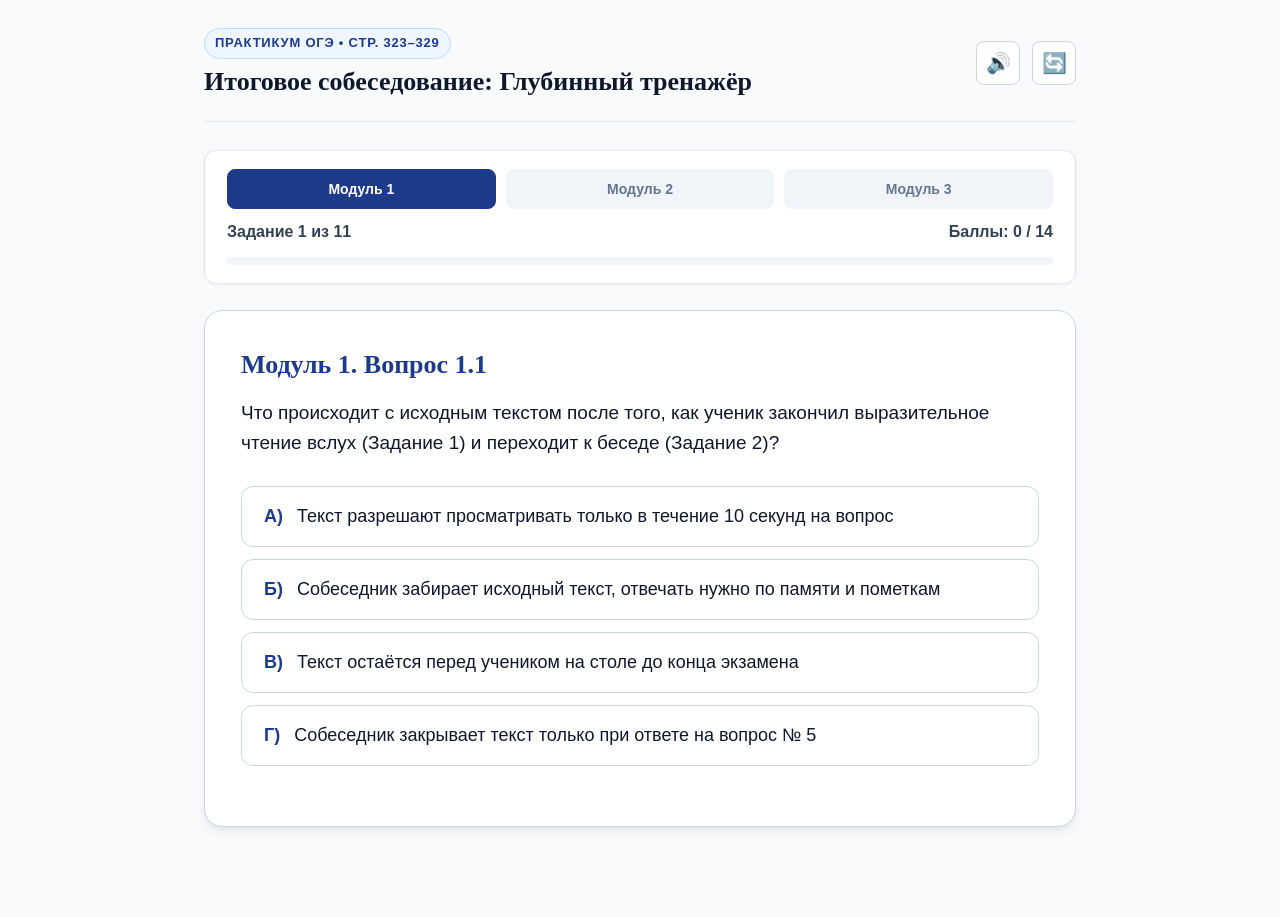
<file: games_inbox/index.html>
<!DOCTYPE html>
<html lang="ru">
<head>
  <meta charset="UTF-8">
  <meta name="viewport" content="width=device-width, initial-scale=1.0">
  <title>Тренажёр: Итоговое собеседование ОГЭ (стр. 323–329)</title>
  <style>
    /* ==========================================================================
       ДИЗАЙН-СИСТЕМА HALLMARK (ANTI-AI-SLOP) & ТОКЕНЫ С УВЕЛИЧЕННЫМ ШРИФТОМ
       ========================================================================== */
    :root {
      --bg-page: #f8fafc;
      --bg-surface: #ffffff;
      --bg-surface-soft: #f1f5f9;
      --bg-surface-elevated: #ffffff;
      --border-subtle: #e2e8f0;
      --border-medium: #cbd5e1;
      --border-strong: #94a3b8;
      
      --text-primary: #0f172a;
      --text-secondary: #334155;
      --text-muted: #64748b;
      
      --accent-navy: #1e3a8a;
      --accent-navy-hover: #172554;
      --accent-blue-soft: #eff6ff;
      --accent-blue-border: #bfdbfe;
      
      --accent-gold: #b45309;
      --accent-gold-soft: #fef3c7;
      --accent-gold-border: #fde68a;
      
      --success: #047857;
      --success-soft: #ecfdf5;
      --success-border: #a7f3d0;
      
      --error: #b91c1c;
      --error-soft: #fef2f2;
      --error-border: #fecaca;
      
      --radius-sm: 8px;
      --radius-md: 12px;
      --radius-lg: 18px;
      
      --shadow-sm: 0 1px 3px 0 rgba(15, 23, 42, 0.06);
      --shadow-md: 0 6px 12px -2px rgba(15, 23, 42, 0.08), 0 3px 6px -3px rgba(15, 23, 42, 0.05);
      --shadow-lg: 0 12px 20px -4px rgba(15, 23, 42, 0.1), 0 5px 8px -4px rgba(15, 23, 42, 0.05);
      
      --font-serif: Georgia, "PT Serif", "Times New Roman", serif;
      --font-sans: -apple-system, BlinkMacSystemFont, "Segoe UI", Roboto, "Helvetica Neue", sans-serif;
    }

    *, *::before, *::after {
      box-sizing: border-box;
      margin: 0;
      padding: 0;
    }

    html, body {
      width: 100%;
      min-height: 100vh;
      overflow-x: clip;
      background-color: var(--bg-page);
      color: var(--text-primary);
      font-family: var(--font-sans);
      font-size: 18px; /* Увеличенный комфортный базовый шрифт */
      line-height: 1.6;
      -webkit-font-smoothing: antialiased;
    }

    /* ==========================================================================
       КОНТЕЙНЕР И ШАПКА
       ========================================================================== */
    .app-container {
      max-width: 920px;
      margin: 0 auto;
      padding: 28px 24px 90px;
    }

    header.app-header {
      display: flex;
      justify-content: space-between;
      align-items: center;
      padding-bottom: 22px;
      border-bottom: 1px solid var(--border-subtle);
      margin-bottom: 28px;
    }

    .brand-meta {
      display: flex;
      flex-direction: column;
      gap: 6px;
    }

    .badge-fipi {
      display: inline-flex;
      align-items: center;
      gap: 6px;
      font-size: 13px;
      text-transform: uppercase;
      font-weight: 700;
      letter-spacing: 0.06em;
      color: var(--accent-navy);
      background: var(--accent-blue-soft);
      border: 1px solid var(--accent-blue-border);
      padding: 4px 10px;
      border-radius: 9999px;
      width: fit-content;
    }

    h1.app-title {
      font-family: var(--font-serif);
      font-size: 26px;
      font-weight: 700;
      color: var(--text-primary);
      line-height: 1.3;
    }

    .header-controls {
      display: flex;
      align-items: center;
      gap: 12px;
    }

    .btn-icon {
      background: var(--bg-surface);
      border: 1px solid var(--border-medium);
      color: var(--text-secondary);
      border-radius: var(--radius-sm);
      width: 44px;
      height: 44px;
      display: flex;
      align-items: center;
      justify-content: center;
      cursor: pointer;
      font-size: 20px;
      transition: all 0.15s ease;
    }
    .btn-icon:hover {
      background: var(--bg-surface-soft);
      color: var(--text-primary);
      border-color: var(--border-strong);
    }

    /* ==========================================================================
       ИНДИКАТОР ПРОГРЕССА (HUD)
       ========================================================================== */
    .hud-card {
      background: var(--bg-surface);
      border: 1px solid var(--border-subtle);
      border-radius: var(--radius-md);
      padding: 18px 22px;
      margin-bottom: 26px;
      box-shadow: var(--shadow-sm);
    }

    .hud-stats {
      display: flex;
      justify-content: space-between;
      align-items: center;
      font-size: 16px;
      color: var(--text-secondary);
      margin-bottom: 12px;
      font-weight: 600;
    }

    .hud-modules {
      display: flex;
      gap: 10px;
      margin-bottom: 10px;
    }

    .module-pill {
      flex: 1;
      text-align: center;
      padding: 8px 6px;
      font-size: 14px;
      font-weight: 600;
      border-radius: var(--radius-sm);
      background: var(--bg-surface-soft);
      color: var(--text-muted);
      border: 1px solid transparent;
      transition: all 0.2s ease;
    }

    .module-pill.active {
      background: var(--accent-navy);
      color: #ffffff;
      border-color: var(--accent-navy);
    }

    .module-pill.completed {
      background: var(--success-soft);
      color: var(--success);
      border-color: var(--success-border);
    }

    .progress-track {
      height: 8px;
      background: var(--bg-surface-soft);
      border-radius: 9999px;
      overflow: hidden;
    }

    .progress-fill {
      height: 100%;
      background: var(--accent-navy);
      width: 0%;
      transition: width 0.3s ease;
    }

    /* ==========================================================================
       ОСНОВНАЯ КАРТОЧКА
       ========================================================================== */
    .trainer-card {
      background: var(--bg-surface);
      border: 1px solid var(--border-medium);
      border-radius: var(--radius-lg);
      padding: 36px 36px 32px;
      box-shadow: var(--shadow-md);
      position: relative;
    }

    .card-title {
      font-family: var(--font-serif);
      font-size: 26px;
      font-weight: 700;
      color: var(--accent-navy);
      margin-bottom: 16px;
      line-height: 1.35;
    }

    .card-description {
      font-size: 19px;
      color: var(--text-primary);
      margin-bottom: 28px;
      line-height: 1.6;
    }

    /* ==========================================================================
       АККОРДЕОН С ИСХОДНЫМИ МАТЕРИАЛАМИ КИМ
       ========================================================================== */
    .kim-accordion {
      background: var(--bg-surface-soft);
      border: 1px solid var(--border-medium);
      border-radius: var(--radius-md);
      margin-bottom: 26px;
      overflow: hidden;
    }

    .kim-header {
      padding: 14px 18px;
      background: #e2e8f0;
      font-size: 15px;
      font-weight: 700;
      color: var(--text-primary);
      display: flex;
      justify-content: space-between;
      align-items: center;
      cursor: pointer;
      user-select: none;
    }

    .kim-body {
      padding: 20px 22px;
      font-size: 16px;
      line-height: 1.65;
      color: var(--text-secondary);
      border-top: 1px solid var(--border-medium);
      background: var(--bg-surface);
      display: none;
    }
    .kim-body.open {
      display: block;
    }

    .kim-quote {
      display: block;
      font-style: italic;
      border-left: 4px solid var(--accent-navy);
      padding-left: 14px;
      margin: 12px 0;
      color: var(--text-primary);
      font-size: 16.5px;
    }

    /* ==========================================================================
       ВАРИАНТЫ ОТВЕТОВ
       ========================================================================== */
    .options-grid {
      display: flex;
      flex-direction: column;
      gap: 12px;
      margin-bottom: 28px;
    }

    .option-btn {
      width: 100%;
      text-align: left;
      padding: 16px 22px;
      background: var(--bg-surface);
      border: 1px solid var(--border-medium);
      border-radius: var(--radius-md);
      font-family: var(--font-sans);
      font-size: 18px;
      color: var(--text-primary);
      cursor: pointer;
      transition: all 0.15s ease;
      display: flex;
      align-items: flex-start;
      gap: 14px;
      line-height: 1.5;
    }

    .option-btn:hover:not(:disabled) {
      border-color: var(--accent-navy);
      background: var(--accent-blue-soft);
    }

    .option-prefix {
      font-weight: 700;
      color: var(--accent-navy);
      flex-shrink: 0;
    }

    .option-btn.selected {
      border-color: var(--accent-navy);
      background: var(--accent-blue-soft);
    }

    .option-btn.correct {
      border-color: var(--success);
      background: var(--success-soft);
      color: #064e3b;
    }
    .option-btn.correct .option-prefix {
      color: var(--success);
    }

    .option-btn.wrong {
      border-color: var(--error);
      background: var(--error-soft);
      color: #7f1d1d;
    }
    .option-btn.wrong .option-prefix {
      color: var(--error);
    }

    /* Чекбоксы для множественного выбора */
    .checkbox-item {
      display: flex;
      align-items: flex-start;
      gap: 14px;
      padding: 15px 20px;
      border: 1px solid var(--border-medium);
      border-radius: var(--radius-md);
      font-size: 18px;
      cursor: pointer;
      transition: background 0.15s ease;
    }
    .checkbox-item:hover {
      background: var(--bg-surface-soft);
    }
    .checkbox-item.checked {
      border-color: var(--accent-navy);
      background: var(--accent-blue-soft);
    }
    .checkbox-item input[type="checkbox"] {
      width: 22px;
      height: 22px;
      margin-top: 3px;
      accent-color: var(--accent-navy);
    }

    /* ==========================================================================
       БЛОК ОБРАТНОЙ СВЯЗИ
       ========================================================================== */
    .feedback-box {
      border-radius: var(--radius-md);
      padding: 18px 24px;
      margin-top: 22px;
      margin-bottom: 26px;
      font-size: 17px;
      line-height: 1.6;
      display: none;
    }

    .feedback-box.show {
      display: block;
      animation: fadeIn 0.25s ease;
    }

    .feedback-box.success {
      background: var(--success-soft);
      border: 1px solid var(--success-border);
      color: #065f46;
    }

    .feedback-box.error {
      background: var(--error-soft);
      border: 1px solid var(--error-border);
      color: #991b1b;
    }

    .feedback-title {
      font-weight: 700;
      font-size: 18px;
      margin-bottom: 8px;
      display: flex;
      align-items: center;
      gap: 10px;
    }

    .feedback-quote {
      margin-top: 10px;
      padding: 10px 14px;
      background: rgba(255, 255, 255, 0.75);
      border-radius: var(--radius-sm);
      font-size: 15.5px;
      border-left: 4px solid currentColor;
    }

    /* ==========================================================================
       КНОПКИ ДЕЙСТВИЙ
       ========================================================================== */
    .action-row {
      display: flex;
      justify-content: flex-end;
      gap: 14px;
      margin-top: 24px;
    }

    .btn-primary {
      background: var(--accent-navy);
      color: #ffffff;
      border: 1px solid var(--accent-navy);
      border-radius: var(--radius-md);
      padding: 14px 28px;
      font-family: var(--font-sans);
      font-size: 17px;
      font-weight: 600;
      cursor: pointer;
      transition: all 0.15s ease;
      display: inline-flex;
      align-items: center;
      gap: 10px;
    }

    .btn-primary:hover:not(:disabled) {
      background: var(--accent-navy-hover);
      box-shadow: var(--shadow-sm);
    }

    .btn-primary:disabled {
      opacity: 0.5;
      cursor: not-allowed;
    }

    .btn-secondary {
      background: var(--bg-surface);
      color: var(--text-secondary);
      border: 1px solid var(--border-medium);
      border-radius: var(--radius-md);
      padding: 14px 24px;
      font-family: var(--font-sans);
      font-size: 17px;
      font-weight: 500;
      cursor: pointer;
      transition: all 0.15s ease;
    }
    .btn-secondary:hover {
      background: var(--bg-surface-soft);
      color: var(--text-primary);
    }

    /* ==========================================================================
       ИНТЕРАКТИВНЫЕ МЕХАНИКИ МОДУЛЯ 2 (MATCHING, КОНСТРУКТОР, КОРЗИНЫ)
       ========================================================================== */
    .matching-container {
      display: grid;
      grid-template-columns: 1fr 1fr;
      gap: 20px;
      margin-bottom: 24px;
    }

    .matching-col {
      display: flex;
      flex-direction: column;
      gap: 12px;
    }

    .matching-header {
      font-size: 14px;
      font-weight: 700;
      text-transform: uppercase;
      letter-spacing: 0.06em;
      color: var(--text-muted);
      margin-bottom: 4px;
    }

    .match-slot {
      min-height: 64px;
      padding: 12px 16px;
      background: var(--bg-surface-soft);
      border: 2px dashed var(--border-strong);
      border-radius: var(--radius-md);
      display: flex;
      flex-direction: column;
      justify-content: center;
      font-size: 16px;
      transition: all 0.2s ease;
      cursor: pointer;
    }

    .match-slot.has-item {
      border-style: solid;
      border-color: var(--accent-navy);
      background: var(--accent-blue-soft);
    }

    .match-slot.is-targeted {
      border-color: var(--accent-gold);
      background: var(--accent-gold-soft);
    }

    .chip-bank {
      display: flex;
      flex-wrap: wrap;
      gap: 10px;
      padding: 16px;
      background: var(--bg-surface-soft);
      border: 1px solid var(--border-subtle);
      border-radius: var(--radius-md);
      margin-top: 16px;
    }

    .interactive-chip {
      padding: 10px 18px;
      background: var(--bg-surface);
      border: 1px solid var(--border-medium);
      border-radius: var(--radius-sm);
      font-size: 17px;
      font-weight: 600;
      color: var(--text-primary);
      cursor: pointer;
      user-select: none;
      transition: all 0.15s ease;
      box-shadow: var(--shadow-sm);
    }

    .interactive-chip:hover {
      border-color: var(--accent-navy);
      transform: translateY(-1px);
    }

    .interactive-chip.is-selected {
      border-color: var(--accent-navy);
      background: var(--accent-navy);
      color: #ffffff;
      box-shadow: var(--shadow-md);
      transform: translateY(-2px);
    }

    .interactive-chip.placed {
      opacity: 0.6;
      background: #f1f5f9;
      border-color: var(--border-medium);
      cursor: pointer;
      box-shadow: none;
    }

    /* Конструктор числительных (2.2) */
    .constructor-target {
      display: grid;
      grid-template-columns: repeat(4, 1fr);
      gap: 12px;
      margin-bottom: 22px;
    }

    .target-slot {
      min-height: 68px;
      background: var(--bg-surface-soft);
      border: 2px dashed var(--border-medium);
      border-radius: var(--radius-md);
      padding: 10px;
      display: flex;
      align-items: center;
      justify-content: center;
      text-align: center;
      font-size: 16px;
      font-weight: 700;
      cursor: pointer;
      transition: all 0.2s ease;
    }

    .target-slot.is-empty {
      color: var(--text-muted);
      font-weight: 500;
    }

    .target-slot.filled {
      border-style: solid;
      border-color: var(--accent-navy);
      background: var(--accent-blue-soft);
      color: var(--accent-navy);
    }

    /* 3 корзины сортировки (2.4) */
    .baskets-container {
      display: grid;
      grid-template-columns: 1fr 1fr 1fr;
      gap: 14px;
      margin-bottom: 22px;
    }

    .basket-box {
      background: var(--bg-surface-soft);
      border: 2px dashed var(--border-medium);
      border-radius: var(--radius-md);
      padding: 14px;
      min-height: 200px;
      display: flex;
      flex-direction: column;
      transition: all 0.2s ease;
      cursor: pointer;
    }

    .basket-box.is-targeted {
      border-color: var(--accent-gold);
      background: var(--accent-gold-soft);
    }

    .basket-title {
      font-size: 15px;
      font-weight: 700;
      text-transform: uppercase;
      letter-spacing: 0.05em;
      margin-bottom: 6px;
      text-align: center;
      padding-bottom: 6px;
      border-bottom: 1px solid var(--border-subtle);
    }

    .basket-items {
      display: flex;
      flex-direction: column;
      gap: 8px;
      flex-grow: 1;
    }

    .basket-box.trap-basket {
      border-color: #fca5a5;
      background: #fff5f5;
    }
    .basket-box.trap-basket .basket-title {
      color: #991b1b;
      border-bottom-color: #fecaca;
    }

    /* ==========================================================================
       ЭКРАН ДИПЛОМА И ПЕЧАТИ
       ========================================================================== */
    .diploma-wrapper {
      text-align: center;
      padding: 10px 0;
    }

    .certificate-card {
      border: 4px double var(--accent-gold);
      background: #fffdfa;
      border-radius: var(--radius-lg);
      padding: 44px 36px;
      margin-bottom: 32px;
      box-shadow: var(--shadow-lg);
      position: relative;
    }

    .cert-heading {
      font-family: var(--font-serif);
      font-size: 32px;
      color: var(--accent-navy);
      font-weight: 700;
      margin-bottom: 8px;
      letter-spacing: 0.02em;
    }

    .cert-subheading {
      font-size: 16px;
      text-transform: uppercase;
      letter-spacing: 0.12em;
      color: var(--accent-gold);
      font-weight: 600;
      margin-bottom: 26px;
    }

    .student-name-input {
      font-family: var(--font-serif);
      font-size: 24px;
      text-align: center;
      border: none;
      border-bottom: 2px solid var(--accent-navy);
      background: transparent;
      padding: 8px 14px;
      width: 80%;
      max-width: 440px;
      margin-bottom: 22px;
      outline: none;
      color: var(--text-primary);
    }
    .student-name-input:focus {
      border-bottom-color: var(--accent-gold);
    }

    .cert-score-banner {
      display: inline-block;
      background: var(--accent-blue-soft);
      border: 1px solid var(--accent-blue-border);
      padding: 10px 24px;
      border-radius: 9999px;
      font-size: 18px;
      font-weight: 700;
      color: var(--accent-navy);
      margin-bottom: 26px;
    }

    .cert-seal-container {
      margin: 22px auto;
      width: 150px;
      height: 150px;
      position: relative;
    }

    .seal-svg {
      width: 100%;
      height: 100%;
      filter: drop-shadow(0 4px 6px rgba(0, 0, 0, 0.15));
    }

    .cheat-sheet-card {
      background: var(--bg-surface);
      border: 1px solid var(--border-medium);
      border-radius: var(--radius-md);
      padding: 28px;
      text-align: left;
      font-size: 16.5px;
      line-height: 1.65;
      margin-bottom: 26px;
    }
    .cheat-sheet-card h3 {
      font-family: var(--font-serif);
      font-size: 22px;
      color: var(--accent-navy);
      margin-bottom: 14px;
      border-bottom: 1px solid var(--border-subtle);
      padding-bottom: 8px;
    }
    .cheat-sheet-card ul {
      padding-left: 24px;
      margin-bottom: 14px;
    }
    .cheat-sheet-card li {
      margin-bottom: 8px;
    }

    /* ==========================================================================
       АДАПТИВНОСТЬ
       ========================================================================== */
    @media (max-width: 640px) {
      html, body {
        font-size: 17px;
      }
      .app-container {
        padding: 16px 14px 60px;
      }
      .trainer-card {
        padding: 22px 18px;
      }
      .matching-container {
        grid-template-columns: 1fr;
      }
      .constructor-target {
        grid-template-columns: 1fr 1fr;
      }
      .baskets-container {
        grid-template-columns: 1fr;
      }
      .basket-box {
        min-height: 130px;
      }
      .certificate-card {
        padding: 26px 18px;
      }
      .cert-heading {
        font-size: 24px;
      }
    }

    /* ==========================================================================
       СТИЛИ ПЕЧАТИ (@media print)
       ========================================================================== */
    @media print {
      body {
        background: #ffffff;
        font-size: 15px;
      }
      header.app-header,
      .hud-card,
      .action-row,
      .btn-icon,
      .header-controls {
        display: none !important;
      }
      .app-container {
        max-width: 100%;
        padding: 0;
      }
      .certificate-card {
        box-shadow: none;
        border: 2px solid #000000;
        page-break-after: always;
      }
      .cheat-sheet-card {
        box-shadow: none;
        border: 1px solid #ccc;
      }
    }

    @keyframes fadeIn {
      from { opacity: 0; transform: translateY(4px); }
      to { opacity: 1; transform: translateY(0); }
    }
  </style>
</head>
<body>

<div class="app-container">

  <!-- ШАПКА -->
  <header class="app-header">
    <div class="brand-meta">
      <span class="badge-fipi">Практикум ОГЭ • стр. 323–329</span>
      <h1 class="app-title">Итоговое собеседование: Глубинный тренажёр</h1>
    </div>
    <div class="header-controls">
      <button class="btn-icon" id="soundToggleBtn" title="Включить/выключить звук" aria-label="Звук">🔊</button>
      <button class="btn-icon" id="resetBtn" title="Начать заново" aria-label="Сброс">🔄</button>
    </div>
  </header>

  <!-- HUD & ПРОГРЕСС -->
  <div class="hud-card">
    <div class="hud-modules">
      <div class="module-pill active" id="modPill1">Модуль 1</div>
      <div class="module-pill" id="modPill2">Модуль 2</div>
      <div class="module-pill" id="modPill3">Модуль 3</div>
    </div>
    <div class="hud-stats">
      <span id="hudStep">Задание 1 из 11</span>
      <span id="hudScore">Баллы: 0 / 14</span>
    </div>
    <div class="progress-track">
      <div class="progress-fill" id="progressBar"></div>
    </div>
  </div>

  <!-- КАРТОЧКА ЗАДАНИЯ -->
  <main class="trainer-card" id="trainerCard">
    <!-- Заполняется динамически -->
  </main>

</div>

<script>
/* ==========================================================================
   АУДИО-СИНТЕЗАТОР (WEB AUDIO API)
   ========================================================================== */
class SoundEngine {
  constructor() {
    this.audioCtx = null;
    this.muted = false;
  }
  init() {
    if (!this.audioCtx) {
      const AudioContext = window.AudioContext || window.webkitAudioContext;
      this.audioCtx = new AudioContext();
    }
  }
  playClick() {
    if (this.muted) return;
    this.init();
    try {
      const osc = this.audioCtx.createOscillator();
      const gain = this.audioCtx.createGain();
      osc.type = 'sine';
      osc.frequency.setValueAtTime(440, this.audioCtx.currentTime);
      gain.gain.setValueAtTime(0.04, this.audioCtx.currentTime);
      gain.gain.exponentialRampToValueAtTime(0.001, this.audioCtx.currentTime + 0.06);
      osc.connect(gain);
      gain.connect(this.audioCtx.destination);
      osc.start();
      osc.stop(this.audioCtx.currentTime + 0.06);
    } catch(e) {}
  }
  playSuccess() {
    if (this.muted) return;
    this.init();
    try {
      const notes = [523.25, 659.25, 783.99]; // До-Ми-Соль
      notes.forEach((freq, idx) => {
        const osc = this.audioCtx.createOscillator();
        const gain = this.audioCtx.createGain();
        osc.type = 'triangle';
        osc.frequency.setValueAtTime(freq, this.audioCtx.currentTime + idx * 0.08);
        gain.gain.setValueAtTime(0.06, this.audioCtx.currentTime + idx * 0.08);
        gain.gain.exponentialRampToValueAtTime(0.001, this.audioCtx.currentTime + idx * 0.08 + 0.25);
        osc.connect(gain);
        gain.connect(this.audioCtx.destination);
        osc.start(this.audioCtx.currentTime + idx * 0.08);
        osc.stop(this.audioCtx.currentTime + idx * 0.08 + 0.25);
      });
    } catch(e) {}
  }
  playError() {
    if (this.muted) return;
    this.init();
    try {
      const osc = this.audioCtx.createOscillator();
      const gain = this.audioCtx.createGain();
      osc.type = 'sawtooth';
      osc.frequency.setValueAtTime(196, this.audioCtx.currentTime);
      gain.gain.setValueAtTime(0.05, this.audioCtx.currentTime);
      gain.gain.exponentialRampToValueAtTime(0.001, this.audioCtx.currentTime + 0.22);
      osc.connect(gain);
      gain.connect(this.audioCtx.destination);
      osc.start();
      osc.stop(this.audioCtx.currentTime + 0.22);
    } catch(e) {}
  }
}

const sounds = new SoundEngine();
document.getElementById('soundToggleBtn').addEventListener('click', function() {
  sounds.muted = !sounds.muted;
  this.textContent = sounds.muted ? '🔇' : '🔊';
  this.title = sounds.muted ? 'Включить звук' : 'Выключить звук';
});

/* ==========================================================================
   ДАННЫЕ ЗАДАНИЙ (СТРОГО: Модуль X, Вопрос X.X / Задание X.X)
   ========================================================================== */
const RAW_TASKS = [
  // --- МОДУЛЬ 1: РЕГЛАМЕНТ И СКРЫТЫЕ ЛОВУШКИ (5 БАЛЛОВ) ---
  {
    module: 1,
    type: 'single',
    points: 1,
    title: 'Модуль 1. Вопрос 1.1',
    description: 'Что происходит с исходным текстом после того, как ученик закончил выразительное чтение вслух (Задание 1) и переходит к беседе (Задание 2)?',
    options: [
      { text: 'Текст остаётся перед учеником на столе до конца экзамена', correct: false },
      { text: 'Собеседник забирает исходный текст, отвечать нужно по памяти и пометкам', correct: true },
      { text: 'Текст разрешают просматривать только в течение 10 секунд на вопрос', correct: false },
      { text: 'Собеседник закрывает текст только при ответе на вопрос № 5', correct: false }
    ],
    quote: 'Страница 327, пункт 3: «Собеседник забирает исходный текст». Именно поэтому поле для заметок во время 5-минутной подготовки — критический инструмент!'
  },
  {
    module: 1,
    type: 'single',
    points: 1,
    title: 'Модуль 1. Вопрос 1.2',
    description: 'Сколько минут выделяется непосредственно на подготовку к Заданию 2 (беседа по тексту) ПОСЛЕ завершения чтения вслух?',
    options: [
      { text: 'Ровно 2 минуты', correct: false },
      { text: 'Ровно 1 минута', correct: false },
      { text: '0 минут (отдельного времени нет)', correct: true },
      { text: 'Ровно 3 минуты', correct: false }
    ],
    quote: 'Страница 323, 327: «Подготовка к чтению и беседе по тексту составляет 5 минут (на оба задания)». Отдельного времени перед вопросами нет!'
  },
  {
    module: 1,
    type: 'single',
    points: 1,
    title: 'Модуль 1. Вопрос 1.3',
    description: 'В тексте встретилось сложное имя (например: Валерий Абисалович Ге́ргиев, Мариинский театр), в самом тексте ударения нет. Где ученик может гарантированно увидеть правильное ударение?',
    options: [
      { text: 'Непосредственно в формулировке условия задания перед текстом', correct: true },
      { text: 'В сносках под текстом на последней странице бланка', correct: false },
      { text: 'Ударения в именах собственных никогда не указываются в КИМ', correct: false },
      { text: 'Спросить у экзаменатора-собеседника прямо во время чтения', correct: false }
    ],
    quote: 'Страница 324, пункт 2: «В условии задания прочитай, как правильно произнести имя, фамилию и отчество... В задании будет стоять ударение, а в тексте его может не быть».'
  },
  {
    module: 1,
    type: 'single',
    points: 1,
    title: 'Модуль 1. Вопрос 1.4',
    description: 'Вопрос № 5 содержит цитату и требует анализа и аргументации примерами из текста. Какова правильная стратегия работы с ним согласно методичке?',
    options: [
      { text: 'Продумать тезисы заранее во время общих 5 минут подготовки', correct: true },
      { text: 'Дождаться, пока собеседник озвучит вопрос после чтения текста', correct: false },
      { text: 'Зачитать цитату вслух без собственных комментариев и аргументов', correct: false },
      { text: 'Отвечать строго общими фразами, не упоминая факты из текста', correct: false }
    ],
    quote: 'Страницы 327-328: «К ответу на вопрос 5 ученик должен подготовиться заранее (этот вопрос будет содержаться в материалах к заданию 2)». Текст заберут, поэтому заготовки аргументов пишут в черновик!'
  },
  {
    module: 1,
    type: 'multiple',
    points: 1,
    title: 'Модуль 1. Вопрос 1.5',
    description: 'В тексте встретилось предложение: «Экспедиция отправилась в плавание в 1501 году». Отметьте ВСЕ ОШИБОЧНЫЕ (недопустимые) варианты прочтения этой даты:',
    checkboxes: [
      { id: 'optA', text: '«В тысяча пятьсот первом году»', isError: false },
      { id: 'optB', text: '«В одна тысяча пятьсот первом году» (лишнее слово)', isError: true },
      { id: 'optC', text: '«В тысяча пятисотом первом году» (склонение двух сотен)', isError: true },
      { id: 'optD', text: '«В тыща пятьсот первом году» (просторечие)', isError: true }
    ],
    quote: 'Страница 324: Ошибки чтения числительных: «Одна тысяча пятьсот первый год... Верно: тысяча...» и «Тыща... Верно: тысяча».'
  },

  // --- МОДУЛЬ 2: ЛАБОРАТОРИЯ ЧИСЛИТЕЛЬНЫХ (5 БАЛЛОВ) ---
  {
    module: 2,
    type: 'matching_notes',
    points: 1,
    title: 'Модуль 2. Задание 2.1',
    description: 'Сопоставьте падеж с правильной формой числительного, используя проверочное слово «ноты». Кликните сначала на падеж слева, затем на подходящую плашку из банка справа (в банке есть ловушки!):',
    slots: [
      { id: 's1', label: 'Творительный (чем?) → пятью нотАМИ', targetText: 'пятьюстами' },
      { id: 's2', label: 'Родительный (чего?) → семи нот', targetText: 'семисот' },
      { id: 's3', label: 'Дательный (чему?) → двум нотАМ', targetText: 'двумстам' },
      { id: 's4', label: 'Предложный (о чём?) → о двух нотАХ', targetText: 'о двухстах' }
    ],
    bank: ['пятьюстами', 'семисот', 'двумстам', 'о двухстах', 'пятистами', 'двухстами', 'семистами'],
    quote: 'Страницы 325: «ДВЕСТИ, ТРИСТА, ЧЕТЫРЕСТА, ПЯТЬСОТ... Склоняются обе части как НОТЫ. Например: Тв.п. пятью нотами — пятьюстами! Формы пятистами в литературном языке нет».'
  },
  {
    module: 2,
    type: 'numeral_constructor',
    points: 1,
    title: 'Модуль 2. Задание 2.2',
    description: 'Соберите грамматически верную форму для фразы: «Книга с 2 573 иллюстрациями» (Творительный падеж). Помните: в составных количественных числительных изменяется КАЖДОЕ слово! Кликайте по плашкам для вставки в слоты:',
    expected: ['двумя тысячами', 'пятьюстами', 'семьюдесятью', 'тремя'],
    chips: [
      'двумя тысячами', 'двух тысячами',
      'пятьюстами', 'пятистами',
      'семьюдесятью', 'семидесятью',
      'тремя', 'троими'
    ],
    quote: 'Страница 326: «При склонении составных числительных, обозначающих целые числа, изменяется каждое слово: двумя тысячами пятьюстами семьюдесятью тремя».'
  },
  {
    module: 2,
    type: 'single',
    points: 1,
    title: 'Модуль 2. Задание 2.3',
    description: 'Ученику нужно найти: «Кабинет № 204». К какому кабинету нужно подойти?',
    options: [
      { text: 'К двумстам четвёртому кабинету', correct: false },
      { text: 'К двухсот четвёртому кабинету', correct: false },
      { text: 'К двести четвёртому кабинету', correct: true },
      { text: 'К двухста четвёртому кабинету', correct: false }
    ],
    quote: 'Страница 326: «При склонении составных порядковых числительных (отвечают на вопрос КОТОРЫЙ?) изменяется только последнее слово: к двести четвёртому кабинету».'
  },
  {
    module: 2,
    type: 'baskets_sorting',
    points: 2,
    title: 'Модуль 2. Задание 2.4',
    description: 'Распределите 5 карточек по трём корзинам. Внимание: среди карточек спрятана опасная грамматическая ловушка (несуществующее слово)! Кликните на карточку, затем на корзину (если передумали — кликните на карточку в корзине, чтобы вернуть её, или выберите для неё другую корзину):',
    baskets: [
      { id: 'b_nom', name: 'Им. и Вин. падежи', desc: 'Формы: полтора, полторы, полтораста' },
      { id: 'b_obl', name: 'Косвенные падежи (Р, Д, Т, П)', desc: 'Формы с полу-: полутора, полутораста' },
      { id: 'b_trap', name: '🗑️ Ловушка: ошибка!', desc: 'Несуществующая в языке форма' }
    ],
    items: [
      { id: 'it1', text: 'вижу полторы недели', targetBasket: 'b_nom' },
      { id: 'it2', text: 'купил полтораста тетрадей', targetBasket: 'b_nom' },
      { id: 'it3', text: 'около полутора дней', targetBasket: 'b_obl' },
      { id: 'it4', text: 'рад полутораста рублям', targetBasket: 'b_obl' },
      { id: 'it5', text: 'с полуторастами рублями', targetBasket: 'b_trap' }
    ],
    quote: 'Страница 327: «Числительные полтора, полторы, полтораста имеют только две формы: в Им./Вин. — полтора/полторы/полтораста, во всех остальных — полутора, полутораста. Формы "полуторастами" НЕ СУЩЕСТВУЕТ!»'
  },

  // --- МОДУЛЬ 3: ЭКСПЕРТИЗА ОТВЕТА (4 БАЛЛА) ---
  {
    module: 3,
    type: 'matching_criteria',
    points: 1,
    title: 'Модуль 3. Задание 3.1',
    description: 'Сопоставьте нормативный термин критерия оценивания из пособия со строгим определением эксперта. Кликните на термин слева, затем на формулировку справа:',
    terms: [
      { id: 't1', name: 'Развёрнутый ответ', targetDef: 'd1' },
      { id: 't2', name: 'Правильный ответ', targetDef: 'd2' },
      { id: 't3', name: 'Полный ответ', targetDef: 'd3' }
    ],
    definitions: [
      { id: 'd1', text: 'Связное высказывание из не менее чем одного завершённого предложения, включающего часть вопроса собеседника.' },
      { id: 'd2', text: 'Ответ, в котором отсутствуют какие-либо фактические ошибки, искажения текста или ответ на другой вопрос.' },
      { id: 'd3', text: 'Ответ, в котором представлена исчерпывающая информация из исходного текста.' }
    ],
    quote: 'Страница 328: Сводная таблица требований: развёрнутый, правильный и полный ответ.'
  },
  {
    module: 3,
    type: 'expert_cases',
    points: 3,
    title: 'Модуль 3. Задание 3.2',
    description: 'Перед вами реальные реплики учеников по тексту о Валерии Гергиеве. Ознакомьтесь с выдержкой из КИМ и вынесите вердикт эксперта: зачтут ли ответ (1 балл) или ученик получит 0 баллов?',
    kimText: `<strong>Фрагмент исходного текста КИМ:</strong><br>
Валерий Абисалович Ге́ргиев вырос в Северной Осетии. Более 30 лет он служит бессменным художественным руководителем Мариинского театра в Санкт-Петербурге. В 2008 году выступил с концертом в память о жертвах в Цхинвале, в 2014 году дирижировал на открытии и закрытии зимних Олимпийских игр в Сочи, в 2016 году — в Сирии.<br>
<span class="kim-quote">Цитата Д.А. Хворостовского: «Гергиев — это наша гордость, наше достоинство. Я считаю, он настоящий герой».</span>`,
    cases: [
      {
        question: 'Вопрос экзаменатора: «Где вырос Валерий Абисалович Гергиев?»',
        answer: 'Ответ ученика: «В Осетии».',
        correctVerdict: '0',
        explanation: '0 баллов! Страница 329: Односложный ответ. Нарушено требование к связному развёрнутому предложению с включением части вопроса («Валерий Гергиев вырос в Северной Осетии»).'
      },
      {
        question: 'Вопрос экзаменатора: «В каких торжественных мероприятиях Валерий Гергиев выступал как дирижёр?»',
        answer: 'Ответ ученика: «Он дирижировал на церемонии закрытия Олимпиады в Париже и на чемпионате мира по футболу».',
        correctVerdict: '0',
        explanation: '0 баллов! Страница 328-329: Грубая фактическая ошибка и искажение фактов текста КИМ (в тексте указаны Сочи-2014, Цхинвал-2008, Сирия-2016).'
      },
      {
        question: 'Вопрос 5: «Какой вклад Гергиева в культуру отражён в словах Хворостовского? Обоснуйте примером из текста».',
        answer: 'Ответ ученика: «Я согласен с Хворостовским, Гергиев замечательный дирижёр и настоящий герой».',
        correctVerdict: '0',
        explanation: '0 баллов! Страница 328-329: Ответ неполный. Цитата не проанализирована, конкретные примеры из текста КИМ (30 лет во главе Мариинского, поддержка молодых талантов) не приведены.'
      }
    ]
  }
];

function shuffle(array) {
  const arr = [...array];
  for (let i = arr.length - 1; i > 0; i--) {
    const j = Math.floor(Math.random() * (i + 1));
    [arr[i], arr[j]] = [arr[j], arr[i]];
  }
  return arr;
}

/* ==========================================================================
   STATE MACHINE
   ========================================================================== */
class TrainerApp {
  constructor() {
    this.tasks = [];
    this.currentIndex = 0;
    this.totalScore = 0;
    this.interactiveState = {};
    this.initData();
  }

  initData() {
    this.tasks = RAW_TASKS.map(task => {
      const t = JSON.parse(JSON.stringify(task));
      if (t.type === 'single') {
        t.options = shuffle(t.options);
      } else if (t.type === 'matching_notes') {
        t.bank = shuffle(t.bank);
      } else if (t.type === 'numeral_constructor') {
        t.chips = shuffle(t.chips);
      } else if (t.type === 'baskets_sorting') {
        t.items = shuffle(t.items);
      }
      return t;
    });
    this.currentIndex = 0;
    this.totalScore = 0;
  }

  renderCurrentTask() {
    const card = document.getElementById('trainerCard');
    if (this.currentIndex >= this.tasks.length) {
      this.renderDiploma();
      return;
    }

    const task = this.tasks[this.currentIndex];
    this.updateHUD();

    let html = `
      <h2 class="card-title">${task.title}</h2>
      <p class="card-description">${task.description}</p>
    `;

    if (task.type === 'single') {
      html += this.renderSingleChoice(task);
    } else if (task.type === 'multiple') {
      html += this.renderMultipleChoice(task);
    } else if (task.type === 'matching_notes') {
      html += this.renderMatchingNotes(task);
    } else if (task.type === 'numeral_constructor') {
      html += this.renderNumeralConstructor(task);
    } else if (task.type === 'baskets_sorting') {
      html += this.renderBasketsSorting(task);
    } else if (task.type === 'matching_criteria') {
      html += this.renderMatchingCriteria(task);
    } else if (task.type === 'expert_cases') {
      html += this.renderExpertCases(task);
    }

    card.innerHTML = html;
    this.attachTaskEvents(task);
  }

  updateHUD() {
    const task = this.tasks[this.currentIndex];
    const total = this.tasks.length;
    document.getElementById('hudStep').textContent = `Задание ${this.currentIndex + 1} из ${total}`;
    document.getElementById('hudScore').textContent = `Баллы: ${this.totalScore} / 14`;
    const progressPct = ((this.currentIndex) / total) * 100;
    document.getElementById('progressBar').style.width = `${progressPct}%`;

    const mod = task.module;
    document.getElementById('modPill1').className = `module-pill ${mod === 1 ? 'active' : (mod > 1 ? 'completed' : '')}`;
    document.getElementById('modPill2').className = `module-pill ${mod === 2 ? 'active' : (mod > 2 ? 'completed' : '')}`;
    document.getElementById('modPill3').className = `module-pill ${mod === 3 ? 'active' : ''}`;
  }

  /* 1. SINGLE CHOICE */
  renderSingleChoice(task) {
    const prefixes = ['А', 'Б', 'В', 'Г'];
    let opts = task.options.map((opt, idx) => `
      <button class="option-btn" data-index="${idx}">
        <span class="option-prefix">${prefixes[idx]})</span>
        <span>${opt.text}</span>
      </button>
    `).join('');

    return `
      <div class="options-grid" id="singleOptions">${opts}</div>
      <div class="feedback-box" id="feedbackBox"></div>
      <div class="action-row">
        <button class="btn-primary" id="nextBtn" style="display:none;">Следующее задание →</button>
      </div>
    `;
  }

  attachSingleEvents(task) {
    const btns = document.querySelectorAll('#singleOptions .option-btn');
    const fBox = document.getElementById('feedbackBox');
    const nextBtn = document.getElementById('nextBtn');

    btns.forEach(btn => {
      btn.addEventListener('click', () => {
        sounds.playClick();
        const idx = parseInt(btn.dataset.index);
        const isCorrect = task.options[idx].correct;

        btns.forEach((b, i) => {
          b.disabled = true;
          if (task.options[i].correct) b.classList.add('correct');
        });

        if (isCorrect) {
          sounds.playSuccess();
          btn.classList.add('correct');
          this.totalScore += task.points;
          fBox.className = 'feedback-box success show';
          fBox.innerHTML = `
            <div class="feedback-title">✓ Абсолютно верно! (+${task.points} балл)</div>
            <div class="feedback-quote">${task.quote}</div>
          `;
        } else {
          sounds.playError();
          btn.classList.add('wrong');
          fBox.className = 'feedback-box error show';
          fBox.innerHTML = `
            <div class="feedback-title">✕ Ошибка! Внимание к деталям:</div>
            <div class="feedback-quote">${task.quote}</div>
          `;
        }

        this.updateHUD();
        nextBtn.style.display = 'inline-flex';
      });
    });

    nextBtn.addEventListener('click', () => {
      this.currentIndex++;
      this.renderCurrentTask();
    });
  }

  /* 2. MULTIPLE CHOICE */
  renderMultipleChoice(task) {
    let list = task.checkboxes.map(cb => `
      <label class="checkbox-item" id="item_${cb.id}">
        <input type="checkbox" data-id="${cb.id}">
        <span>${cb.text}</span>
      </label>
    `).join('');

    return `
      <div class="options-grid" id="cbList">${list}</div>
      <div class="feedback-box" id="feedbackBox"></div>
      <div class="action-row">
        <button class="btn-primary" id="checkMultiBtn">Проверить ответ</button>
        <button class="btn-primary" id="nextBtn" style="display:none;">Следующее задание →</button>
      </div>
    `;
  }

  attachMultipleEvents(task) {
    const checkBtn = document.getElementById('checkMultiBtn');
    const nextBtn = document.getElementById('nextBtn');
    const fBox = document.getElementById('feedbackBox');
    const items = document.querySelectorAll('#cbList input[type="checkbox"]');

    items.forEach(inp => {
      inp.addEventListener('change', () => {
        sounds.playClick();
        inp.closest('.checkbox-item').classList.toggle('checked', inp.checked);
      });
    });

    checkBtn.addEventListener('click', () => {
      let allCorrect = true;
      task.checkboxes.forEach(cb => {
        const inp = document.querySelector(`input[data-id="${cb.id}"]`);
        if (inp.checked !== cb.isError) allCorrect = false;
      });

      items.forEach(inp => inp.disabled = true);
      checkBtn.style.display = 'none';

      if (allCorrect) {
        sounds.playSuccess();
        this.totalScore += task.points;
        fBox.className = 'feedback-box success show';
        fBox.innerHTML = `
          <div class="feedback-title">✓ Безупречно! (+${task.points} балл)</div>
          <div>Вы точно выявили все 3 типичные речевые ошибки из пособия. Форма «В тысяча пятьсот первом» является нормативной.</div>
          <div class="feedback-quote">${task.quote}</div>
        `;
      } else {
        sounds.playError();
        fBox.className = 'feedback-box error show';
        fBox.innerHTML = `
          <div class="feedback-title">✕ Не все ошибки найдены!</div>
          <div>Ошибками являются варианты Б («одна тысяча...»), В (склонение двух сотен подряд) и Г («тыща»). Норма — «В тысяча пятьсот первом году».</div>
          <div class="feedback-quote">${task.quote}</div>
        `;
      }

      this.updateHUD();
      nextBtn.style.display = 'inline-flex';
    });

    nextBtn.addEventListener('click', () => {
      this.currentIndex++;
      this.renderCurrentTask();
    });
  }

  /* 3. MATCHING NOTES */
  renderMatchingNotes(task) {
    this.interactiveState = { matches: {} };

    let slotsHtml = task.slots.map(s => `
      <div class="match-slot" data-slot-id="${s.id}">
        <strong>${s.label}</strong>
        <span class="slot-val" style="color:var(--accent-navy); font-weight:700; margin-top:4px;">[ Нажмите для выбора ]</span>
      </div>
    `).join('');

    let bankHtml = task.bank.map(chip => `
      <button class="interactive-chip" data-chip="${chip}">${chip}</button>
    `).join('');

    return `
      <div class="matching-container">
        <div class="matching-col">
          <div class="matching-header">Падеж и проверочная «нота»:</div>
          ${slotsHtml}
        </div>
        <div class="matching-col">
          <div class="matching-header">Банк числительных:</div>
          <div class="chip-bank" id="chipBank">${bankHtml}</div>
        </div>
      </div>
      <div class="feedback-box" id="feedbackBox"></div>
      <div class="action-row">
        <button class="btn-primary" id="checkMatchingBtn">Проверить сопоставление</button>
        <button class="btn-primary" id="nextBtn" style="display:none;">Следующее задание →</button>
      </div>
    `;
  }

  attachMatchingNotesEvents(task) {
    const slots = document.querySelectorAll('.match-slot');
    const chips = document.querySelectorAll('#chipBank .interactive-chip');
    const checkBtn = document.getElementById('checkMatchingBtn');
    const nextBtn = document.getElementById('nextBtn');
    const fBox = document.getElementById('feedbackBox');

    let activeSlotId = null;

    slots.forEach(slot => {
      slot.addEventListener('click', () => {
        sounds.playClick();
        slots.forEach(s => s.classList.remove('is-targeted'));
        activeSlotId = slot.dataset.slotId;
        slot.classList.add('is-targeted');
      });
    });

    chips.forEach(chip => {
      chip.addEventListener('click', () => {
        sounds.playClick();
        const text = chip.dataset.chip;
        if (!activeSlotId) {
          const firstEmpty = task.slots.find(s => !this.interactiveState.matches[s.id]);
          if (firstEmpty) activeSlotId = firstEmpty.id;
          else return;
        }

        for (let sId in this.interactiveState.matches) {
          if (this.interactiveState.matches[sId] === text) {
            delete this.interactiveState.matches[sId];
            const oldSlot = document.querySelector(`.match-slot[data-slot-id="${sId}"]`);
            oldSlot.querySelector('.slot-val').textContent = '[ Нажмите для выбора ]';
            oldSlot.classList.remove('has-item');
          }
        }

        this.interactiveState.matches[activeSlotId] = text;
        const targetSlot = document.querySelector(`.match-slot[data-slot-id="${activeSlotId}"]`);
        targetSlot.querySelector('.slot-val').textContent = text;
        targetSlot.classList.add('has-item');
        targetSlot.classList.remove('is-targeted');

        chips.forEach(c => {
          const isPlaced = Object.values(this.interactiveState.matches).includes(c.dataset.chip);
          c.classList.toggle('placed', isPlaced);
        });

        activeSlotId = null;
      });
    });

    checkBtn.addEventListener('click', () => {
      let isAllCorrect = true;
      task.slots.forEach(s => {
        if (this.interactiveState.matches[s.id] !== s.targetText) isAllCorrect = false;
      });

      checkBtn.style.display = 'none';
      slots.forEach(s => s.style.pointerEvents = 'none');
      chips.forEach(c => c.disabled = true);

      if (isAllCorrect) {
        sounds.playSuccess();
        this.totalScore += task.points;
        fBox.className = 'feedback-box success show';
        fBox.innerHTML = `
          <div class="feedback-title">✓ Идеально! (+${task.points} балл)</div>
          <div>Правило «нот» сработало безошибочно: пятью нотАМИ — пятьюстАМИ; семи нот — семисОт; двум нотАМ — двумстАМ; о двух нотАХ — о двухстАХ!</div>
          <div class="feedback-quote">${task.quote}</div>
        `;
      } else {
        sounds.playError();
        fBox.className = 'feedback-box error show';
        fBox.innerHTML = `
          <div class="feedback-title">✕ Допущены ошибки в формах!</div>
          <div>Помните: формы <em>«пятистами»</em> и <em>«двухстами»</em> являются ложными! Проверяйте окончания словом «ноты».</div>
          <div class="feedback-quote">${task.quote}</div>
        `;
      }

      this.updateHUD();
      nextBtn.style.display = 'inline-flex';
    });

    nextBtn.addEventListener('click', () => {
      this.currentIndex++;
      this.renderCurrentTask();
    });
  }

  /* 4. NUMERAL CONSTRUCTOR */
  renderNumeralConstructor(task) {
    this.interactiveState = { slots: [null, null, null, null] };

    let targetSlotsHtml = [0, 1, 2, 3].map(i => `
      <div class="target-slot is-empty" data-slot-index="${i}">
        <span>[ Слово ${i + 1} ]</span>
      </div>
    `).join('');

    let chipsHtml = task.chips.map(chip => `
      <button class="interactive-chip" data-chip="${chip}">${chip}</button>
    `).join('');

    return `
      <div class="constructor-target" id="constructorSlots">${targetSlotsHtml}</div>
      <div class="matching-header">Банк слов (клик — вставка, клик по слоту — возврат):</div>
      <div class="chip-bank" id="constructorBank">${chipsHtml}</div>
      <div class="feedback-box" id="feedbackBox"></div>
      <div class="action-row">
        <button class="btn-primary" id="checkConstructorBtn">Проверить сборку</button>
        <button class="btn-primary" id="nextBtn" style="display:none;">Следующее задание →</button>
      </div>
    `;
  }

  attachConstructorEvents(task) {
    const slots = document.querySelectorAll('#constructorSlots .target-slot');
    const chips = document.querySelectorAll('#constructorBank .interactive-chip');
    const checkBtn = document.getElementById('checkConstructorBtn');
    const nextBtn = document.getElementById('nextBtn');
    const fBox = document.getElementById('feedbackBox');

    chips.forEach(chip => {
      chip.addEventListener('click', () => {
        sounds.playClick();
        const text = chip.dataset.chip;
        if (chip.classList.contains('placed')) return;

        const emptyIdx = this.interactiveState.slots.findIndex(s => s === null);
        if (emptyIdx === -1) return;

        this.interactiveState.slots[emptyIdx] = text;
        const slotEl = slots[emptyIdx];
        slotEl.innerHTML = `<span>${text}</span>`;
        slotEl.className = 'target-slot filled';
        chip.classList.add('placed');
      });
    });

    slots.forEach(slot => {
      slot.addEventListener('click', () => {
        const idx = parseInt(slot.dataset.slotIndex);
        const text = this.interactiveState.slots[idx];
        if (!text) return;

        sounds.playClick();
        this.interactiveState.slots[idx] = null;
        slot.innerHTML = `<span>[ Слово ${idx + 1} ]</span>`;
        slot.className = 'target-slot is-empty';

        chips.forEach(c => {
          if (c.dataset.chip === text) c.classList.remove('placed');
        });
      });
    });

    checkBtn.addEventListener('click', () => {
      const isComplete = this.interactiveState.slots.every((s, i) => s === task.expected[i]);
      checkBtn.style.display = 'none';
      slots.forEach(s => s.style.pointerEvents = 'none');
      chips.forEach(c => c.disabled = true);

      if (isComplete) {
        sounds.playSuccess();
        this.totalScore += task.points;
        fBox.className = 'feedback-box success show';
        fBox.innerHTML = `
          <div class="feedback-title">✓ Идеально просклоняли каждое слово! (+${task.points} балл)</div>
          <div>Правильная конструкция: <strong>двумя тысячами пятьюстами семьюдесятью тремя</strong> (иллюстрациями). Вы не попались в ловушки «пятистами» и «троими»!</div>
          <div class="feedback-quote">${task.quote}</div>
        `;
      } else {
        sounds.playError();
        fBox.className = 'feedback-box error show';
        fBox.innerHTML = `
          <div class="feedback-title">✕ Допущена ошибка при склонении!</div>
          <div>Верно: <strong>двумя тысячами пятьюстами семьюдесятью тремя</strong>. В количественных числительных склоняется абсолютно каждое слово!</div>
          <div class="feedback-quote">${task.quote}</div>
        `;
      }

      this.updateHUD();
      nextBtn.style.display = 'inline-flex';
    });

    nextBtn.addEventListener('click', () => {
      this.currentIndex++;
      this.renderCurrentTask();
    });
  }

  /* 5. BASKETS SORTING */
  renderBasketsSorting(task) {
    this.interactiveState = { placements: {} };

    let basketsHtml = task.baskets.map(b => `
      <div class="basket-box ${b.id === 'b_trap' ? 'trap-basket' : ''}" data-basket-id="${b.id}">
        <div class="basket-title">${b.name}</div>
        <div style="font-size:13px; color:var(--text-muted); margin-bottom:8px; text-align:center;">${b.desc}</div>
        <div class="basket-items" id="items_${b.id}"></div>
      </div>
    `).join('');

    let chipsHtml = task.items.map(it => `
      <button class="interactive-chip" data-item-id="${it.id}">${it.text}</button>
    `).join('');

    return `
      <div class="baskets-container" id="basketsContainer">${basketsHtml}</div>
      <div class="matching-header">Карточки для сортировки (клик по карточке, затем по корзине):</div>
      <div class="chip-bank" id="basketChipsBank">${chipsHtml}</div>
      <div class="feedback-box" id="feedbackBox"></div>
      <div class="action-row">
        <button class="btn-primary" id="checkBasketsBtn">Проверить корзины</button>
        <button class="btn-primary" id="nextBtn" style="display:none;">Следующее задание →</button>
      </div>
    `;
  }

  attachBasketsEvents(task) {
    const chips = document.querySelectorAll('#basketChipsBank .interactive-chip');
    const baskets = document.querySelectorAll('.basket-box');
    const checkBtn = document.getElementById('checkBasketsBtn');
    const nextBtn = document.getElementById('nextBtn');
    const fBox = document.getElementById('feedbackBox');

    let activeItemId = null;

    const selectItem = (itemId) => {
      // Если кликнули на уже выбранный чип — снимаем выбор
      if (activeItemId === itemId) {
        activeItemId = null;
        chips.forEach(c => c.classList.remove('is-selected'));
        baskets.forEach(b => b.classList.remove('is-targeted'));
        return;
      }
      sounds.playClick();
      activeItemId = itemId;
      chips.forEach(c => {
        c.classList.toggle('is-selected', c.dataset.itemId === itemId);
      });
      baskets.forEach(b => b.classList.add('is-targeted'));
    };

    const returnItemToBank = (itemId) => {
      sounds.playClick();
      delete this.interactiveState.placements[itemId];
      document.querySelectorAll(`.basket-item-tag[data-item-id="${itemId}"]`).forEach(el => el.remove());
      const chipEl = document.querySelector(`#basketChipsBank .interactive-chip[data-item-id="${itemId}"]`);
      if (chipEl) {
        chipEl.classList.remove('placed');
        chipEl.classList.remove('is-selected');
      }
      if (activeItemId === itemId) {
        activeItemId = null;
        baskets.forEach(b => b.classList.remove('is-targeted'));
      }
    };

    chips.forEach(chip => {
      chip.addEventListener('click', () => {
        selectItem(chip.dataset.itemId);
      });
    });

    baskets.forEach(basket => {
      basket.addEventListener('click', (e) => {
        // Если клик был по кнопке удаления или тегу внутри корзины, игнорируем клик по самой корзине
        if (e.target.closest('.tag-close-btn')) return;

        if (!activeItemId) return;
        sounds.playClick();
        const bId = basket.dataset.basketId;
        const itemObj = task.items.find(i => i.id === activeItemId);

        // Удаляем из любой другой корзины, если карточка уже была размещена
        document.querySelectorAll(`.basket-item-tag[data-item-id="${activeItemId}"]`).forEach(el => el.remove());

        this.interactiveState.placements[activeItemId] = bId;

        const container = basket.querySelector('.basket-items');

        const tag = document.createElement('div');
        tag.className = 'interactive-chip basket-item-tag';
        tag.dataset.itemId = activeItemId;
        tag.style.width = '100%';
        tag.style.display = 'flex';
        tag.style.justifyContent = 'space-between';
        tag.style.alignItems = 'center';
        tag.style.cursor = 'pointer';
        tag.style.padding = '8px 12px';
        tag.title = 'Нажмите, чтобы вернуть или перенести в другую корзину';
        tag.innerHTML = `
          <span>${itemObj.text}</span>
          <span class="tag-close-btn" style="color:var(--error); font-weight:bold; font-size:16px; margin-left:8px; padding:0 4px;" title="Вернуть назад">✕</span>
        `;

        // Клик по тегу в корзине: если кликнули по ✕ — возвращаем, иначе выделяем для быстрого переноса в другую корзину
        tag.addEventListener('click', (ev) => {
          ev.stopPropagation();
          if (ev.target.classList.contains('tag-close-btn')) {
            returnItemToBank(activeItemId || tag.dataset.itemId);
          } else {
            // Клик по самому тегу — можно либо вернуть, либо перенести
            returnItemToBank(tag.dataset.itemId);
          }
        });

        container.appendChild(tag);

        const chipEl = document.querySelector(`#basketChipsBank .interactive-chip[data-item-id="${activeItemId}"]`);
        chipEl.classList.remove('is-selected');
        chipEl.classList.add('placed');

        baskets.forEach(b => b.classList.remove('is-targeted'));
        activeItemId = null;
      });
    });

    checkBtn.addEventListener('click', () => {
      let errorsCount = 0;
      task.items.forEach(it => {
        if (this.interactiveState.placements[it.id] !== it.targetBasket) errorsCount++;
      });

      checkBtn.style.display = 'none';
      baskets.forEach(b => b.style.pointerEvents = 'none');
      chips.forEach(c => c.disabled = true);

      let pts = 0;
      if (errorsCount === 0) pts = 2;
      else if (errorsCount === 1) pts = 1;

      this.totalScore += pts;

      if (errorsCount === 0) {
        sounds.playSuccess();
        fBox.className = 'feedback-box success show';
        fBox.innerHTML = `
          <div class="feedback-title">✓ Блестящая сортировка! (+${pts} балла)</div>
          <div>Вы безошибочно отправили ложную форму «с полуторастами рублями» в корзину с ошибками! В русском языке существуют только две формы: <em>полтора/полторы/полтораста</em> (И.п./В.п.) и <em>полутора/полутораста</em> (косвенные падежи).</div>
          <div class="feedback-quote">${task.quote}</div>
        `;
      } else {
        sounds.playError();
        fBox.className = 'feedback-box error show';
        fBox.innerHTML = `
          <div class="feedback-title">✕ Допущены неточности (+${pts} б.)</div>
          <div>Помните: слово «полуторастами» — это грамматический фантом (ловушка). Правильно: «с полутораста рублями»!</div>
          <div class="feedback-quote">${task.quote}</div>
        `;
      }

      this.updateHUD();
      nextBtn.style.display = 'inline-flex';
    });

    nextBtn.addEventListener('click', () => {
      this.currentIndex++;
      this.renderCurrentTask();
    });
  }

  /* 6. MATCHING CRITERIA */
  renderMatchingCriteria(task) {
    this.interactiveState = { pairs: {} };

    let termsHtml = task.terms.map(t => `
      <div class="match-slot" data-term-id="${t.id}">
        <strong>${t.name}</strong>
        <span class="crit-val" style="font-size:14px; color:var(--accent-navy); margin-top:4px;">[ Выберите определение ]</span>
      </div>
    `).join('');

    let defsHtml = task.definitions.map(d => `
      <div class="interactive-chip" data-def-id="${d.id}" style="text-align:left; line-height:1.5; padding:12px 16px;">${d.text}</div>
    `).join('');

    return `
      <div class="matching-container">
        <div class="matching-col">
          <div class="matching-header">Критерий оценки:</div>
          ${termsHtml}
        </div>
        <div class="matching-col">
          <div class="matching-header">Определение по пособию (стр. 328):</div>
          <div style="display:flex; flex-direction:column; gap:10px;" id="critDefs">${defsHtml}</div>
        </div>
      </div>
      <div class="feedback-box" id="feedbackBox"></div>
      <div class="action-row">
        <button class="btn-primary" id="checkCriteriaBtn">Проверить соответствие</button>
        <button class="btn-primary" id="nextBtn" style="display:none;">Следующее задание →</button>
      </div>
    `;
  }

  attachCriteriaEvents(task) {
    const termSlots = document.querySelectorAll('.match-slot[data-term-id]');
    const defChips = document.querySelectorAll('#critDefs .interactive-chip');
    const checkBtn = document.getElementById('checkCriteriaBtn');
    const nextBtn = document.getElementById('nextBtn');
    const fBox = document.getElementById('feedbackBox');

    let activeTermId = null;

    termSlots.forEach(slot => {
      slot.addEventListener('click', () => {
        sounds.playClick();
        termSlots.forEach(s => s.classList.remove('is-targeted'));
        activeTermId = slot.dataset.termId;
        slot.classList.add('is-targeted');
      });
    });

    defChips.forEach(chip => {
      chip.addEventListener('click', () => {
        if (!activeTermId) return;
        sounds.playClick();
        const defId = chip.dataset.defId;

        this.interactiveState.pairs[activeTermId] = defId;
        const slotEl = document.querySelector(`.match-slot[data-term-id="${activeTermId}"]`);
        slotEl.querySelector('.crit-val').textContent = chip.textContent;
        slotEl.classList.add('has-item');
        slotEl.classList.remove('is-targeted');

        defChips.forEach(c => {
          const isMatched = Object.values(this.interactiveState.pairs).includes(c.dataset.defId);
          c.classList.toggle('placed', isMatched);
        });

        activeTermId = null;
      });
    });

    checkBtn.addEventListener('click', () => {
      let allCorrect = true;
      task.terms.forEach(t => {
        if (this.interactiveState.pairs[t.id] !== t.targetDef) allCorrect = false;
      });

      checkBtn.style.display = 'none';
      termSlots.forEach(s => s.style.pointerEvents = 'none');
      defChips.forEach(c => c.style.pointerEvents = 'none');

      if (allCorrect) {
        sounds.playSuccess();
        this.totalScore += task.points;
        fBox.className = 'feedback-box success show';
        fBox.innerHTML = `
          <div class="feedback-title">✓ Точное попадание в терминологию! (+${task.points} балл)</div>
          <div>Вы четко разграничили <strong>развёрнутый</strong> (структура предложения), <strong>правильный</strong> (фактическая точность) и <strong>полный</strong> (исчерпывающий смысл) ответы.</div>
          <div class="feedback-quote">${task.quote}</div>
        `;
      } else {
        sounds.playError();
        fBox.className = 'feedback-box error show';
        fBox.innerHTML = `
          <div class="feedback-title">✕ Есть несовпадения в критериях!</div>
          <div>Развёрнутый ответ оценивает грамматическую связность и включение вопроса собеседника, полный — полноту фактов из текста, правильный — отсутствие фактических ошибок.</div>
          <div class="feedback-quote">${task.quote}</div>
        `;
      }

      this.updateHUD();
      nextBtn.style.display = 'inline-flex';
    });

    nextBtn.addEventListener('click', () => {
      this.currentIndex++;
      this.renderCurrentTask();
    });
  }

  /* 7. EXPERT CASES */
  renderExpertCases(task) {
    let casesHtml = task.cases.map((cs, idx) => `
      <div style="background:var(--bg-surface-soft); border:1px solid var(--border-medium); border-radius:var(--radius-md); padding:18px; margin-bottom:16px;">
        <div style="font-size:15px; font-weight:700; color:var(--accent-navy); margin-bottom:6px;">${cs.question}</div>
        <div style="font-size:17px; font-style:italic; margin-bottom:14px; color:var(--text-primary);">«${cs.answer}»</div>
        <div style="display:flex; gap:12px;">
          <button class="option-btn case-btn" data-case-index="${idx}" data-val="1" style="flex:1; justify-content:center; padding:12px;">
            <span>✓ Зачесть (1 балл)</span>
          </button>
          <button class="option-btn case-btn" data-case-index="${idx}" data-val="0" style="flex:1; justify-content:center; padding:12px;">
            <span>✕ 0 баллов (не зачтено)</span>
          </button>
        </div>
        <div class="case-expl" id="expl_${idx}" style="display:none; font-size:14.5px; margin-top:12px; padding:10px 14px; border-radius:var(--radius-sm);"></div>
      </div>
    `).join('');

    return `
      <div class="kim-accordion">
        <div class="kim-header" id="kimToggle">
          <span>📄 Исходные материалы КИМ (Валерий Гергиев)</span>
          <span id="kimChevron">▼</span>
        </div>
        <div class="kim-body open" id="kimContent">${task.kimText}</div>
      </div>

      <div id="casesList">${casesHtml}</div>
      <div class="feedback-box" id="feedbackBox"></div>
      <div class="action-row">
        <button class="btn-primary" id="finishTrainerBtn" style="display:none;">Получить сертификат и шпаргалку →</button>
      </div>
    `;
  }

  attachExpertEvents(task) {
    const kimToggle = document.getElementById('kimToggle');
    const kimContent = document.getElementById('kimContent');
    const kimChevron = document.getElementById('kimChevron');

    kimToggle.addEventListener('click', () => {
      kimContent.classList.toggle('open');
      kimChevron.textContent = kimContent.classList.contains('open') ? '▼' : '►';
    });

    const caseBtns = document.querySelectorAll('.case-btn');
    const answeredCases = new Set();
    let earnedCasesScore = 0;

    caseBtns.forEach(btn => {
      btn.addEventListener('click', () => {
        sounds.playClick();
        const cIdx = parseInt(btn.dataset.caseIndex);
        const val = btn.dataset.val;
        const cs = task.cases[cIdx];

        document.querySelectorAll(`.case-btn[data-case-index="${cIdx}"]`).forEach(b => b.disabled = true);
        answeredCases.add(cIdx);

        const explEl = document.getElementById(`expl_${cIdx}`);
        explEl.style.display = 'block';

        if (val === cs.correctVerdict) {
          sounds.playSuccess();
          btn.classList.add('correct');
          earnedCasesScore++;
          explEl.style.background = 'var(--success-soft)';
          explEl.style.color = '#065f46';
          explEl.innerHTML = `<strong>Верно!</strong> ${cs.explanation}`;
        } else {
          sounds.playError();
          btn.classList.add('wrong');
          explEl.style.background = 'var(--error-soft)';
          explEl.style.color = '#991b1b';
          explEl.innerHTML = `<strong>Ошибка экспертизы!</strong> ${cs.explanation}`;
        }

        if (answeredCases.size === task.cases.length) {
          this.totalScore += earnedCasesScore;
          this.updateHUD();
          document.getElementById('finishTrainerBtn').style.display = 'inline-flex';
        }
      });
    });

    document.getElementById('finishTrainerBtn').addEventListener('click', () => {
      this.currentIndex++;
      this.renderCurrentTask();
    });
  }

  attachTaskEvents(task) {
    if (task.type === 'single') this.attachSingleEvents(task);
    else if (task.type === 'multiple') this.attachMultipleEvents(task);
    else if (task.type === 'matching_notes') this.attachMatchingNotesEvents(task);
    else if (task.type === 'numeral_constructor') this.attachConstructorEvents(task);
    else if (task.type === 'baskets_sorting') this.attachBasketsEvents(task);
    else if (task.type === 'matching_criteria') this.attachCriteriaEvents(task);
    else if (task.type === 'expert_cases') this.attachExpertEvents(task);
  }

  /* 8. ЭКРАН ТРИУМФА И ДИПЛОМ */
  renderDiploma() {
    sounds.playSuccess();
    const card = document.getElementById('trainerCard');

    let rankTitle = '';
    let sealGradient = '';

    if (this.totalScore >= 13) {
      rankTitle = '🥇 Эксперт высшей категории: Мастер регламента и норм ОГЭ';
      sealGradient = 'url(#goldGrad)';
    } else if (this.totalScore >= 10) {
      rankTitle = '🥈 Сертифицированный знаток критериев ОГЭ';
      sealGradient = 'url(#silverGrad)';
    } else {
      rankTitle = '📜 Кандидат в эксперты (В шаге от максимума)';
      sealGradient = 'url(#bronzeGrad)';
    }

    card.innerHTML = `
      <div class="diploma-wrapper">
        <div class="certificate-card">
          <div class="cert-heading">СЕРТИФИКАТ ЭКСПЕРТА</div>
          <div class="cert-subheading">Итоговое собеседование ОГЭ • Русский язык</div>

          <div style="font-size:18px;">Настоящий документ подтверждает, что</div>
          <input type="text" class="student-name-input" id="studentNameInput" placeholder="Введите имя и фамилию ученика" value="Ученик 9 класса">
          <div style="font-size:18px;">успешно освоил(а) регламент, грамматические нормы и критерии оценивания экзамена.</div>

          <div style="margin-top:22px;">
            <span class="cert-score-banner">Результат: ${this.totalScore} из 14 первичных баллов</span>
          </div>

          <div style="font-weight:700; font-size:19px; color:var(--text-primary); margin-bottom:16px;">
            ${rankTitle}
          </div>

          <!-- 3D СУРГУЧНАЯ ПЕЧАТЬ SVG -->
          <div class="cert-seal-container">
            <svg class="seal-svg" viewBox="0 0 200 200">
              <defs>
                <radialGradient id="goldGrad" cx="40%" cy="40%" r="60%">
                  <stop offset="0%" stop-color="#fef08a" />
                  <stop offset="60%" stop-color="#d97706" />
                  <stop offset="100%" stop-color="#92400e" />
                </radialGradient>
                <radialGradient id="silverGrad" cx="40%" cy="40%" r="60%">
                  <stop offset="0%" stop-color="#f1f5f9" />
                  <stop offset="60%" stop-color="#94a3b8" />
                  <stop offset="100%" stop-color="#475569" />
                </radialGradient>
                <radialGradient id="bronzeGrad" cx="40%" cy="40%" r="60%">
                  <stop offset="0%" stop-color="#fed7aa" />
                  <stop offset="60%" stop-color="#c2410c" />
                  <stop offset="100%" stop-color="#7c2d12" />
                </radialGradient>
                <path id="sealCircle" d="M 100, 100 m -62, 0 a 62,62 0 1,1 124,0 a 62,62 0 1,1 -124,0" />
              </defs>

              <polygon points="85,150 70,195 95,180 110,195 100,150" fill="#92400e" opacity="0.85" />
              <polygon points="105,150 90,195 115,180 130,195 120,150" fill="#78350f" opacity="0.85" />

              <circle cx="100" cy="100" r="75" fill="${sealGradient}" stroke="#78350f" stroke-width="2" />
              <circle cx="100" cy="100" r="66" fill="none" stroke="rgba(255,255,255,0.4)" stroke-dasharray="4,3" stroke-width="1.5" />
              <circle cx="100" cy="100" r="48" fill="none" stroke="rgba(0,0,0,0.2)" stroke-width="1" />

              <text font-size="8" font-family="${varFontSans()}" font-weight="700" fill="#ffffff" letter-spacing="2">
                <textPath href="#sealCircle" startOffset="50%" text-anchor="middle">
                  ★ ОГЭ ★ ИТОГОВОЕ СОБЕСЕДОВАНИЕ ★
                </textPath>
              </text>

              <text x="100" y="106" font-size="22" text-anchor="middle" fill="#ffffff" font-weight="bold">✓</text>
            </svg>
          </div>
          <div style="font-size:13px; color:var(--text-muted);">Печать верифицирована методическим стандартом пособия</div>
        </div>

        <div class="action-row" style="justify-content:center; margin-bottom:32px;">
          <button class="btn-primary" onclick="window.print()">🖨️ Распечатать сертификат и памятку</button>
          <button class="btn-secondary" id="restartBtn">🔄 Пройти ещё раз</button>
        </div>

        <!-- ШПАРГАЛКА-ПАМЯТКА ДЛЯ ПЕЧАТИ (СТР. 323–329) -->
        <div class="cheat-sheet-card">
          <h3>📌 Главная шпаргалка: Что нужно помнить на экзамене (стр. 323–329)</h3>
          <ul>
            <li><strong>Регламент:</strong> Всего 15–16 минут с аудиозаписью. Пометки в КИМ разрешены!</li>
            <li><strong>Тайминг Части 1:</strong> 5 минут выделяется суммарно на Задание 1 (чтение) и Задание 2 (беседа). Отдельного времени перед вопросами нет!</li>
            <li><strong>Забор текста:</strong> Перед Заданием 2 экзаменатор забирает текст. Все даты, имена и факты для ответов должны быть в ваших пометках!</li>
            <li><strong>Вопрос № 5:</strong> Всегда содержит цитату. К нему нужно готовиться заранее, пока текст ещё перед глазами.</li>
            <li><strong>Сложные имена:</strong> Ударения в фамилиях и названиях ищите в самом задании перед текстом (в тексте ударений может не быть).</li>
            <li><strong>Правило «нот» для сотен:</strong> Проверяйте окончания словом <em>«ноты»</em>: пятью нотАМИ — пятьюстАМИ (не пятистами!), о двух нотАХ — о двухстАХ.</li>
            <li><strong>Количественные vs Порядковые:</strong> В целых количественных склоняется каждое слово (<em>двумя тысячами пятьюстами</em>). В порядковых («который?») — только последнее слово (<em>к двести четвёртому</em>).</li>
            <li><strong>Полтора и полтораста:</strong> Имеют только 2 формы! В косвенных падежах — только <em>полутора</em> и <em>полутораста</em> (слова «полуторастами» нет!).</li>
            <li><strong>Критерии ответов:</strong> За односложный ответ («Да», «В Осетии») — сразу 0 баллов. Ответ обязан быть развёрнутым (содержать часть вопроса собеседника), полным и без фактических искажений.</li>
          </ul>
        </div>
      </div>
    `;

    document.getElementById('restartBtn').addEventListener('click', () => {
      this.initData();
      this.renderCurrentTask();
    });
  }
}

function varFontSans() {
  return '-apple-system, BlinkMacSystemFont, "Segoe UI", Roboto, sans-serif';
}

const app = new TrainerApp();
app.renderCurrentTask();

document.getElementById('resetBtn').addEventListener('click', () => {
  if (confirm('Начать прохождение тренажёра заново?')) {
    app.initData();
    app.renderCurrentTask();
  }
});
</script>

</body>
</html>
</file>
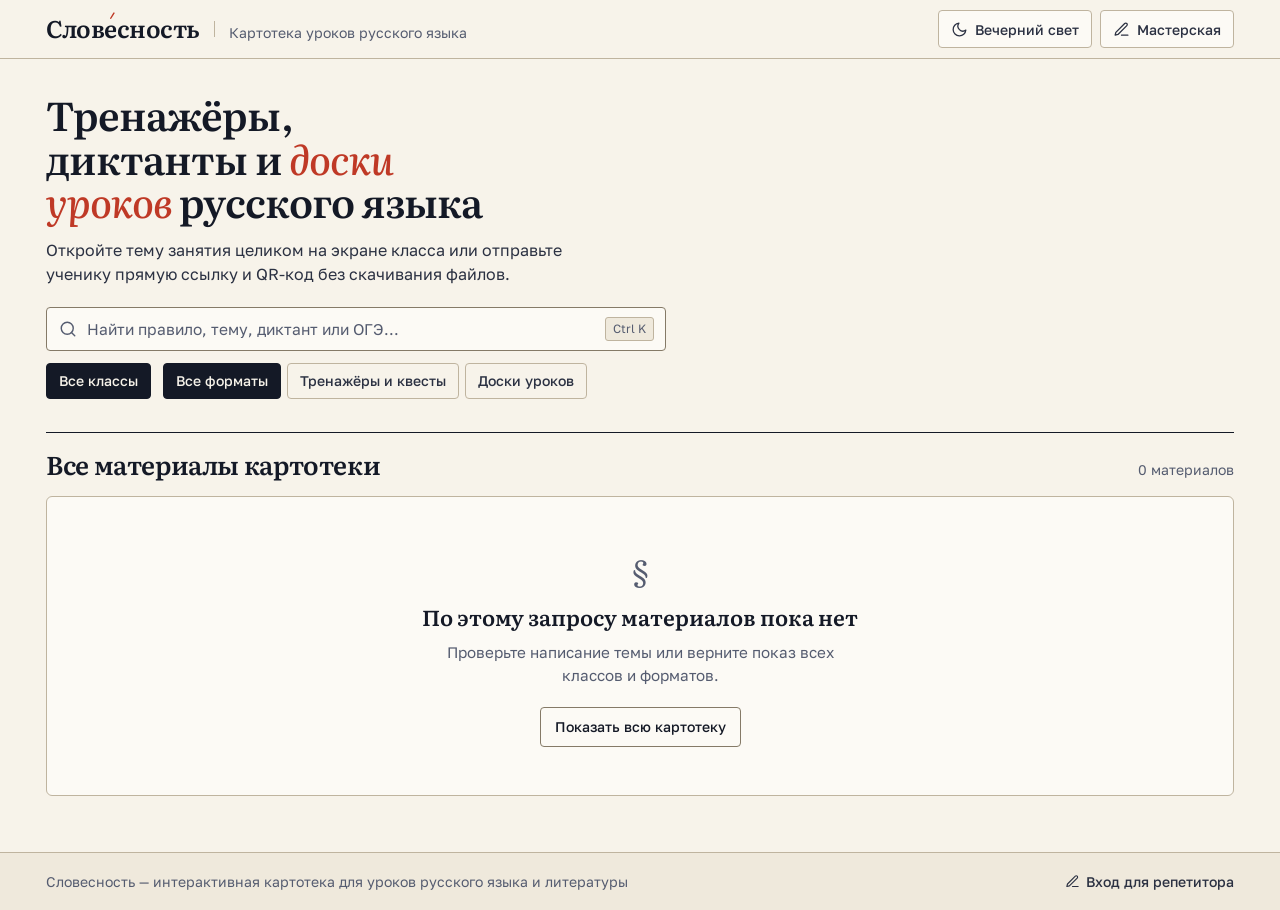
<file: site_template/index.html>
<!DOCTYPE html>
<html lang="ru">
<head>
  <meta charset="UTF-8">
  <meta name="viewport" content="width=device-width, initial-scale=1.0">
  <title>Словесность — картотека интерактивных заданий и досок по русскому языку</title>
  <meta name="description" content="Интерактивные словарные диктанты, морфемные квесты, практикумы ОГЭ и доски уроков русского языка.">
  <link rel="stylesheet" href="catalog.css">
  <script src="qr.js"></script>
  <script src="filter.js"></script>
</head>
<body>
  <!-- Колонтитул издания -->
  <header class="site-header">
    <div class="container header-inner">
      <a href="#" id="brand-link" class="brand-wrap" title="К началу картотеки">
        <span class="brand-wordmark">Слов<span class="brand-stress">е<svg class="brand-stress-tick" viewBox="0 0 12 12" fill="none" aria-hidden="true"><path d="M8.5 1.5L3.8 9.2" stroke="currentColor" stroke-width="2.1" stroke-linecap="round"/></svg></span>сность</span>
        <span class="brand-divider" aria-hidden="true"></span>
        <span class="brand-tagline">Картотека уроков русского языка</span>
      </a>

      <div class="header-actions">
        <button type="button" id="theme-toggle-btn" class="header-btn" title="Переключить дневной лист и вечернее чтение" aria-label="Сменить режим освещения">
          <svg class="theme-icon-sun" width="17" height="17" viewBox="0 0 24 24" fill="none" stroke="currentColor" stroke-width="1.8" stroke-linecap="round" stroke-linejoin="round" aria-hidden="true">
            <circle cx="12" cy="12" r="5"/>
            <line x1="12" y1="1" x2="12" y2="3"/>
            <line x1="12" y1="21" x2="12" y2="23"/>
            <line x1="4.22" y1="4.22" x2="5.64" y2="5.64"/>
            <line x1="18.36" y1="18.36" x2="19.78" y2="19.78"/>
            <line x1="1" y1="12" x2="3" y2="12"/>
            <line x1="21" y1="12" x2="23" y2="12"/>
            <line x1="4.22" y1="19.78" x2="5.64" y2="18.36"/>
            <line x1="18.36" y1="5.64" x2="19.78" y2="4.22"/>
          </svg>
          <svg class="theme-icon-moon" width="17" height="17" viewBox="0 0 24 24" fill="none" stroke="currentColor" stroke-width="1.8" stroke-linecap="round" stroke-linejoin="round" aria-hidden="true">
            <path d="M21 12.79A9 9 0 1 1 11.21 3 7 7 0 0 0 21 12.79z"/>
          </svg>
          <span id="theme-btn-label" class="header-btn-label">Вечерний свет</span>
        </button>

        <a href="/admin" id="admin-hub-link" class="header-btn" title="Открыть Мастерскую репетитора">
          <svg width="17" height="17" viewBox="0 0 24 24" fill="none" stroke="currentColor" stroke-width="1.8" stroke-linecap="round" stroke-linejoin="round" aria-hidden="true">
            <path d="M12 20h9"/>
            <path d="M16.5 3.5a2.121 2.121 0 0 1 3 3L7 19l-4 1 1-4L16.5 3.5z"/>
          </svg>
          <span class="header-btn-label">Мастерская</span>
        </a>
      </div>
    </div>
  </header>

  <main class="main-content">
    <div class="container">
      <!-- Сфокусированный Лист Урока (#lesson/<topic_slug>) -->
      <section id="lesson-focus-hero" class="lesson-focus-hero" aria-label="Лист тематического урока">
        <button type="button" id="lesson-back-btn" class="lesson-back-btn">
          <svg width="16" height="16" viewBox="0 0 24 24" fill="none" stroke="currentColor" stroke-width="2" stroke-linecap="round" stroke-linejoin="round" aria-hidden="true">
            <line x1="19" y1="12" x2="5" y2="12"/>
            <polyline points="12 19 5 12 12 5"/>
          </svg>
          <span>Ко всем темам картотеки</span>
        </button>

        <div class="lesson-focus-grid">
          <div>
            <h1 id="lesson-title" class="lesson-focus-title">Тема урока</h1>
            <div class="lesson-focus-details">
              <span id="lesson-grade-pill" class="lesson-detail-pill">Класс</span>
              <span id="lesson-count-pill" class="lesson-detail-pill">0 материалов</span>
            </div>
          </div>

          <button type="button" id="share-lesson-btn" class="btn-primary">
            <svg width="17" height="17" viewBox="0 0 24 24" fill="none" stroke="currentColor" stroke-width="2" stroke-linecap="round" stroke-linejoin="round" aria-hidden="true">
              <rect x="3" y="3" width="7" height="7"/>
              <rect x="14" y="3" width="7" height="7"/>
              <rect x="14" y="14" width="7" height="7"/>
              <rect x="3" y="14" width="7" height="7"/>
            </svg>
            <span>QR и ссылка на весь урок</span>
          </button>
        </div>
      </section>

      <!-- Первый экран: Асимметричный разворот 7fr + 5fr -->
      <section id="hero-block" class="editorial-spread" aria-label="Поиск и выбор материала">
        <div class="spread-lead-col">
          <h1 class="hero-title">Тренажёры, диктанты и <em>доски уроков</em> русского языка</h1>
          <p class="hero-desc">
            Откройте тему занятия целиком на экране класса или отправьте ученику прямую ссылку и QR-код без скачивания файлов.
          </p>

          <!-- Живой поиск и вкладки внутри первого экрана -->
          <div id="catalog-controls" class="catalog-controls">
            <div class="search-wrap">
              <svg class="search-icon-svg" width="18" height="18" viewBox="0 0 24 24" fill="none" stroke="currentColor" stroke-width="1.9" stroke-linecap="round" stroke-linejoin="round" aria-hidden="true">
                <circle cx="11" cy="11" r="8"/>
                <line x1="21" y1="21" x2="16.65" y2="16.65"/>
              </svg>
              <input
                type="search"
                id="search-input"
                class="search-input"
                placeholder="Найти правило, тему, диктант или ОГЭ..."
                aria-label="Поиск по картотеке"
                autocomplete="off"
              >
              <span id="search-kbd-hint" class="search-kbd-hint" aria-hidden="true">Ctrl K</span>
              <button type="button" id="search-clear-btn" class="search-clear-btn" title="Очистить запрос" aria-label="Очистить запрос">
                <svg width="15" height="15" viewBox="0 0 24 24" fill="none" stroke="currentColor" stroke-width="2" stroke-linecap="round" stroke-linejoin="round">
                  <line x1="18" y1="6" x2="6" y2="18"/>
                  <line x1="6" y1="6" x2="18" y2="18"/>
                </svg>
              </button>
            </div>

            <div class="filters-bar">
              <div id="grade-chips-wrap" class="chips-row" role="group" aria-label="Выбор класса"></div>
              <div class="filter-divider" aria-hidden="true"></div>
              <div id="kind-chips-wrap" class="chips-row" role="group" aria-label="Формат материала">
                <button type="button" class="chip-btn is-active" data-kind="all" aria-pressed="true">Все форматы</button>
                <button type="button" class="chip-btn" data-kind="game" aria-pressed="false">Тренажёры и квесты</button>
                <button type="button" class="chip-btn" data-kind="board" aria-pressed="false">Доски уроков</button>
              </div>
            </div>
          </div>
        </div>

        <!-- Правая колонка: «На столе» в приправочных метках -->
        <aside id="specimen-desk" class="specimen-desk" aria-label="Рекомендуемый материал на столе"></aside>
      </section>

      <!-- Оглавление уроков по темам (§ 1, § 2) -->
      <section id="lessons-shelf" class="lessons-shelf-section">
        <div class="section-heading-bar">
          <h2 class="section-title">Оглавление уроков по темам</h2>
          <span id="lessons-count-note" class="section-meta-note"></span>
        </div>
        <div id="lessons-track" class="lessons-track" role="region" aria-label="Темы уроков"></div>
      </section>

      <!-- Все материалы картотеки -->
      <div class="catalog-section-header">
        <h2 id="cards-section-heading" class="section-title">Все материалы картотеки</h2>
        <div id="stats-bar" class="stats-bar">
          <span id="stats-counter">Загрузка картотеки...</span>
          <button type="button" id="reset-filters-btn" class="reset-all-link" style="display: none;">Сбросить отбор</button>
        </div>
      </div>

      <div id="cards-container" class="cards-grid" role="region" aria-label="Карточки заданий и досок"></div>

      <!-- Пустое состояние -->
      <div id="empty-state" class="empty-state" role="status">
        <div class="empty-mark" aria-hidden="true">§</div>
        <h3 class="empty-title">По этому запросу материалов пока нет</h3>
        <p id="empty-desc-text" class="empty-desc">Проверьте написание темы или верните показ всех классов и форматов.</p>
        <button type="button" id="empty-reset-btn" class="btn-secondary">Показать всю картотеку</button>
      </div>
    </div>
  </main>

  <!-- Печатная карточка QR-кода -->
  <div id="qr-modal" class="qr-modal-backdrop" role="dialog" aria-modal="true" aria-labelledby="qr-modal-title">
    <div class="qr-modal-card">
      <button type="button" id="qr-close-btn" class="qr-close-btn" aria-label="Закрыть окно">
        <svg width="16" height="16" viewBox="0 0 24 24" fill="none" stroke="currentColor" stroke-width="2" stroke-linecap="round" stroke-linejoin="round">
          <line x1="18" y1="6" x2="6" y2="18"/>
          <line x1="6" y1="6" x2="18" y2="18"/>
        </svg>
      </button>

      <div class="qr-modal-kicker">Карточка быстрого входа</div>
      <h2 id="qr-modal-title" class="qr-modal-title">QR-код материала</h2>
      <p id="qr-modal-subtitle" class="qr-modal-subtitle">Наведите камеру телефона — задание откроется сразу в браузере</p>

      <div id="qr-canvas-box" class="qr-canvas-box"></div>

      <div class="qr-modal-actions">
        <button type="button" id="qr-copy-link-btn" class="btn-primary qr-copy-btn">
          <svg width="16" height="16" viewBox="0 0 24 24" fill="none" stroke="currentColor" stroke-width="2" stroke-linecap="round" stroke-linejoin="round" aria-hidden="true">
            <rect x="9" y="9" width="13" height="13" rx="2" ry="2"/>
            <path d="M5 15H4a2 2 0 0 1-2-2V4a2 2 0 0 1 2-2h9a2 2 0 0 1 2 2v1"/>
          </svg>
          <span id="qr-copy-btn-text">Скопировать прямую ссылку</span>
        </button>
        <span class="qr-hint-text">Регистрация и скачивание файлов не требуются</span>
      </div>
    </div>
  </div>

  <!-- Всплывающее уведомление -->
  <div id="toast-notice" class="toast-notice" role="status" aria-live="polite">
    <svg width="16" height="16" viewBox="0 0 24 24" fill="none" stroke="currentColor" stroke-width="2.4" stroke-linecap="round" stroke-linejoin="round" aria-hidden="true">
      <polyline points="20 6 9 17 4 12"/>
    </svg>
    <span id="toast-text">Ссылка скопирована</span>
  </div>

  <!-- Подвал -->
  <footer class="site-footer">
    <div class="container footer-inner">
      <span>Словесность — интерактивная картотека для уроков русского языка и литературы</span>
      <a href="/admin" id="footer-admin-link" class="footer-admin-link">
        <svg width="15" height="15" viewBox="0 0 24 24" fill="none" stroke="currentColor" stroke-width="1.8" stroke-linecap="round" stroke-linejoin="round" aria-hidden="true">
          <path d="M12 20h9"/>
          <path d="M16.5 3.5a2.121 2.121 0 0 1 3 3L7 19l-4 1 1-4L16.5 3.5z"/>
        </svg>
        <span>Вход для репетитора</span>
      </a>
    </div>
  </footer>

  <!--CATALOG_DATA-->

  <script>
    (function() {
      'use strict';

      // Защита от случайного открытия сырого шаблона site_template/index.html по file://
      const dataScript = document.getElementById('catalog-data');
      if (!dataScript && window.location.protocol === 'file:') {
        const probe = document.createElement('script');
        probe.src = '../dist/qr.js';
        probe.onload = function() {
          window.location.replace('../dist/index.html' + window.location.hash);
        };
        document.head.appendChild(probe);
      }

      let catalogItems = [];
      if (dataScript && dataScript.textContent.trim()) {
        try {
          const parsed = JSON.parse(dataScript.textContent);
          catalogItems = Array.isArray(parsed.items) ? parsed.items : [];
        } catch (e) {
          console.error('[TutorCatalog] Ошибка чтения данных картотеки:', e);
        }
      }

      const state = {
        query: '',
        grade: 'all',
        kind: 'all',
        currentRoute: { mode: 'all' },
        currentModalUrl: '',
        currentModalTitle: ''
      };

      const htmlEl = document.documentElement;
      const themeToggleBtn = document.getElementById('theme-toggle-btn');
      const themeBtnLabel = document.getElementById('theme-btn-label');
      const adminHubLink = document.getElementById('admin-hub-link');
      const footerAdminLink = document.getElementById('footer-admin-link');
      const brandLink = document.getElementById('brand-link');

      const heroBlock = document.getElementById('hero-block');
      const specimenDesk = document.getElementById('specimen-desk');
      const lessonsShelf = document.getElementById('lessons-shelf');
      const lessonsTrack = document.getElementById('lessons-track');
      const lessonsCountNote = document.getElementById('lessons-count-note');
      const searchInput = document.getElementById('search-input');
      const searchKbdHint = document.getElementById('search-kbd-hint');
      const searchClearBtn = document.getElementById('search-clear-btn');
      const gradeChipsWrap = document.getElementById('grade-chips-wrap');
      const kindChipsWrap = document.getElementById('kind-chips-wrap');
      const cardsSectionHeading = document.getElementById('cards-section-heading');
      const statsCounter = document.getElementById('stats-counter');
      const resetFiltersBtn = document.getElementById('reset-filters-btn');
      const cardsContainer = document.getElementById('cards-container');
      const emptyState = document.getElementById('empty-state');
      const emptyResetBtn = document.getElementById('empty-reset-btn');

      const lessonHero = document.getElementById('lesson-focus-hero');
      const lessonBackBtn = document.getElementById('lesson-back-btn');
      const lessonTitle = document.getElementById('lesson-title');
      const lessonGradePill = document.getElementById('lesson-grade-pill');
      const lessonCountPill = document.getElementById('lesson-count-pill');
      const shareLessonBtn = document.getElementById('share-lesson-btn');

      const qrModal = document.getElementById('qr-modal');
      const qrCloseBtn = document.getElementById('qr-close-btn');
      const qrModalTitle = document.getElementById('qr-modal-title');
      const qrCanvasBox = document.getElementById('qr-canvas-box');
      const qrCopyLinkBtn = document.getElementById('qr-copy-link-btn');
      const qrCopyBtnText = document.getElementById('qr-copy-btn-text');

      const toastNotice = document.getElementById('toast-notice');
      const toastText = document.getElementById('toast-text');
      let toastTimer = null;

      function escapeHtml(str) {
        if (!str) return '';
        return String(str)
          .replace(/&/g, '&amp;')
          .replace(/</g, '&lt;')
          .replace(/>/g, '&gt;')
          .replace(/"/g, '&quot;')
          .replace(/'/g, '&#39;');
      }

      function formatNoun(n, one, two, five) {
        const mod10 = n % 10;
        const mod100 = n % 100;
        if (mod100 < 11 || mod100 > 14) {
          if (mod10 === 1) return n + ' ' + one;
          if (mod10 >= 2 && mod10 <= 4) return n + ' ' + two;
        }
        return n + ' ' + five;
      }

      function formatItemCount(n) {
        return formatNoun(n, 'материал', 'материала', 'материалов');
      }

      function getActionVerb(item) {
        if (item.kind === 'board') return 'Открыть доску';
        const text = ((item.title || '') + ' ' + (item.subtitle || '')).toLowerCase();
        const hasAudio = Boolean(item.has_audio || (item.tags && item.tags.indexOf('аудио') !== -1) || text.indexOf('диктант') !== -1);
        if (hasAudio) return 'Слушать диктант';
        if (text.indexOf('квест') !== -1) return 'Начать квест';
        if (text.indexOf('практикум') !== -1 || text.indexOf('собеседование') !== -1 || text.indexOf('огэ') !== -1 || text.indexOf('егэ') !== -1) {
          return 'Открыть практикум';
        }
        return 'Открыть тренажёр';
      }

      function getFormatMeta(item) {
        if (item.kind === 'board') {
          return { label: 'Доска урока', cls: 'is-board' };
        }
        const text = ((item.title || '') + ' ' + (item.subtitle || '')).toLowerCase();
        const hasAudio = Boolean(item.has_audio || (item.tags && item.tags.indexOf('аудио') !== -1));
        if (hasAudio) {
          return { label: 'Со звуком', cls: 'is-audio' };
        }
        if (text.indexOf('квест') !== -1) {
          return { label: 'Квест', cls: '' };
        }
        return { label: 'Практикум', cls: '' };
      }

      function resolveItemHref(item) {
        if (item.kind === 'board') {
          const rawUrl = item.url || '';
          return /^https?:\/\//i.test(rawUrl) ? rawUrl : '#';
        }
        return item.href || ('g/' + (item.slug || item.id) + '/index.html');
      }

      function resolveFullUrl(href) {
        try {
          if (!href.startsWith('http://') && !href.startsWith('https://')) {
            return new URL(href, window.location.href).href;
          }
        } catch (e) {}
        return href;
      }

      // --- 1. Режим освещения (Дневной хлопковый лист по умолчанию) ---
      function initTheme() {
        let saved = 'light';
        try {
          saved = localStorage.getItem('slovesnost_theme') || 'light';
        } catch (e) {}
        applyTheme(saved);

        if (themeToggleBtn) {
          themeToggleBtn.addEventListener('click', function() {
            const isDark = htmlEl.getAttribute('data-theme') === 'dark';
            const next = isDark ? 'light' : 'dark';
            applyTheme(next);
            try {
              localStorage.setItem('slovesnost_theme', next);
            } catch (e) {}
          });
        }
      }

      function applyTheme(theme) {
        if (theme === 'dark') {
          htmlEl.setAttribute('data-theme', 'dark');
          if (themeBtnLabel) themeBtnLabel.textContent = 'Дневной лист';
        } else {
          htmlEl.removeAttribute('data-theme');
          if (themeBtnLabel) themeBtnLabel.textContent = 'Вечерний свет';
        }
      }

      // --- 2. Подсказка для локального запуска Мастерской при file:// ---
      function initAdminLinks() {
        function handleAdminClick(e) {
          if (window.location.protocol === 'file:') {
            e.preventDefault();
            showToast('Чтобы открыть Мастерскую локально, запустите файл start_catalog_server.bat', 4200);
          }
        }
        if (adminHubLink) adminHubLink.addEventListener('click', handleAdminClick);
        if (footerAdminLink) footerAdminLink.addEventListener('click', handleAdminClick);
      }

      // --- 3. Вкладки классов и форматов ---
      function initGradeChips() {
        if (!gradeChipsWrap) return;
        gradeChipsWrap.innerHTML = '';

        const allBtn = document.createElement('button');
        allBtn.type = 'button';
        allBtn.className = 'chip-btn is-active';
        allBtn.setAttribute('data-grade', 'all');
        allBtn.setAttribute('aria-pressed', 'true');
        allBtn.textContent = 'Все классы';
        gradeChipsWrap.appendChild(allBtn);

        const grades = window.CatalogFilter
          ? window.CatalogFilter.collectGrades(catalogItems)
          : [];

        grades.forEach(function(g) {
          const btn = document.createElement('button');
          btn.type = 'button';
          btn.className = 'chip-btn';
          btn.setAttribute('data-grade', g === null ? 'null' : String(g));
          btn.setAttribute('aria-pressed', 'false');
          btn.textContent = g === null ? 'Вне класса' : (g + ' класс');
          gradeChipsWrap.appendChild(btn);
        });

        gradeChipsWrap.addEventListener('click', function(e) {
          const btn = e.target.closest('.chip-btn');
          if (!btn) return;
          state.grade = btn.getAttribute('data-grade');
          gradeChipsWrap.querySelectorAll('.chip-btn').forEach(function(b) {
            const active = b === btn;
            b.classList.toggle('is-active', active);
            b.setAttribute('aria-pressed', active ? 'true' : 'false');
          });
          render();
        });
      }

      function initKindChips() {
        if (!kindChipsWrap) return;
        kindChipsWrap.addEventListener('click', function(e) {
          const btn = e.target.closest('.chip-btn');
          if (!btn) return;
          state.kind = btn.getAttribute('data-kind');
          kindChipsWrap.querySelectorAll('.chip-btn').forEach(function(b) {
            const active = b === btn;
            b.classList.toggle('is-active', active);
            b.setAttribute('aria-pressed', active ? 'true' : 'false');
          });
          render();
        });
      }

      // --- 4. Живой поиск ---
      function initSearch() {
        if (!searchInput) return;

        function syncClearVisibility() {
          const hasText = Boolean(state.query);
          if (searchClearBtn) searchClearBtn.style.display = hasText ? 'inline-flex' : 'none';
          if (searchKbdHint) searchKbdHint.style.display = hasText ? 'none' : '';
        }

        searchInput.addEventListener('input', function() {
          state.query = searchInput.value.trim();
          syncClearVisibility();
          render();
        });

        if (searchClearBtn) {
          searchClearBtn.addEventListener('click', function() {
            searchInput.value = '';
            state.query = '';
            syncClearVisibility();
            searchInput.focus();
            render();
          });
        }

        window.addEventListener('keydown', function(e) {
          if ((e.metaKey || e.ctrlKey) && e.key.toLowerCase() === 'k') {
            e.preventDefault();
            if (state.currentRoute.mode === 'lesson') {
              window.location.hash = '';
            }
            searchInput.focus();
            searchInput.select();
          }
        });
      }

      // --- 5. Карточка «На столе» в правом поле первого разворота ---
      function renderSpecimenDesk(filteredItems) {
        if (!specimenDesk) return;
        if (!filteredItems || filteredItems.length === 0) {
          specimenDesk.style.display = 'none';
          specimenDesk.innerHTML = '';
          return;
        }

        const item = filteredItems[0];
        const isBoard = item.kind === 'board';
        const href = resolveItemHref(item);
        const fullUrl = resolveFullUrl(href);
        const targetAttr = isBoard ? ' target="_blank" rel="noopener noreferrer"' : '';
        const gradeLabel = (item.grade !== null && item.grade !== undefined && item.grade !== '')
          ? (item.grade + ' класс')
          : 'Общий курс';
        const coverSrc = item.cover_src || ('covers/' + (item.cover || 'library') + '.png');
        const verb = getActionVerb(item);
        const hasFilters = state.query !== '' || state.grade !== 'all' || state.kind !== 'all';
        const rubricText = hasFilters ? 'Первый в отборе' : 'На столе сегодня';

        specimenDesk.style.display = '';
        specimenDesk.innerHTML = (
          '<div class="specimen-card">' +
            '<div class="specimen-head">' +
              '<span class="specimen-rubric"><span class="specimen-dot" aria-hidden="true"></span>' + escapeHtml(rubricText) + '</span>' +
              '<span>' + escapeHtml(gradeLabel) + '</span>' +
            '</div>' +
            '<div class="specimen-frame">' +
              '<img src="' + escapeHtml(coverSrc) + '" alt="' + escapeHtml(item.title) + '" onerror="this.style.display=\'none\'">' +
            '</div>' +
            '<h2 class="specimen-title">' + escapeHtml(item.title) + '</h2>' +
            '<p class="specimen-sub">' + escapeHtml(item.subtitle || item.topic || 'Интерактивное задание') + '</p>' +
            '<div class="specimen-actions">' +
              '<a class="btn-primary" style="flex:1;" href="' + escapeHtml(href) + '"' + targetAttr + ' data-game-link>' + escapeHtml(verb) + '</a>' +
              '<button type="button" class="card-icon-action" data-action="qr" data-url="' + escapeHtml(fullUrl) + '" data-title="' + escapeHtml(item.title) + '" title="Показать QR-код на экране" aria-label="Показать QR-код">' +
                'QR' +
              '</button>' +
            '</div>' +
          '</div>'
        );
      }

      // --- 6. Книжное оглавление уроков (§ 1, § 2) ---
      function renderLessonsShelf() {
        if (!lessonsShelf || !lessonsTrack || !window.CatalogFilter) return;

        const topics = window.CatalogFilter.groupByTopics(catalogItems);
        if (topics.length === 0) {
          lessonsShelf.style.display = 'none';
          return;
        }

        if (state.currentRoute.mode !== 'lesson') {
          lessonsShelf.style.display = 'block';
        }
        if (lessonsCountNote) {
          lessonsCountNote.textContent = formatNoun(topics.length, 'готовая тема', 'готовые темы', 'готовых тем');
        }

        lessonsTrack.innerHTML = topics.map(function(t, idx) {
          const gradeText = t.grade ? (t.grade + ' класс') : 'Общий курс';
          const countText = formatItemCount(t.count);
          const lessonHash = '#lesson/' + t.topic_slug;
          const lessonFullUrl = resolveFullUrl(window.location.pathname + lessonHash);
          return (
            '<div class="lesson-ledger-row" data-topic-slug="' + escapeHtml(t.topic_slug) + '">' +
              '<span class="ledger-section-num">§\u00a0' + (idx + 1) + '</span>' +
              '<a href="' + escapeHtml(lessonHash) + '" class="ledger-main-link">' +
                '<span class="ledger-topic-title">' + escapeHtml(t.topic) + '</span>' +
                '<span class="ledger-topic-sub">' +
                  '<span>' + escapeHtml(gradeText) + '</span>' +
                  '<span class="ledger-sub-sep" aria-hidden="true"></span>' +
                  '<span>' + escapeHtml(countText) + '</span>' +
                '</span>' +
              '</a>' +
              '<div class="ledger-actions">' +
                '<a href="' + escapeHtml(lessonHash) + '" class="ledger-open-link">Открыть тему</a>' +
                '<button type="button" class="card-icon-action" data-action="qr" data-url="' + escapeHtml(lessonFullUrl) + '" data-title="Урок: ' + escapeHtml(t.topic) + '" title="QR-код всей темы для класса" aria-label="QR-код урока">QR</button>' +
              '</div>' +
            '</div>'
          );
        }).join('');
      }

      // --- 7. Отрисовка карточек картотеки ---
      function render() {
        const filterFn = window.CatalogFilter ? window.CatalogFilter.filterItems : function(items) { return items; };
        const route = state.currentRoute;
        const isLessonMode = route.mode === 'lesson';

        const filterOpts = {
          query: isLessonMode ? '' : state.query,
          grade: isLessonMode ? 'all' : state.grade,
          kind: isLessonMode ? 'all' : state.kind,
          topic_slug: isLessonMode ? route.topic_slug : null
        };

        const filtered = filterFn(catalogItems, filterOpts);
        const hasFilters = state.query !== '' || state.grade !== 'all' || state.kind !== 'all';

        if (!isLessonMode) {
          renderSpecimenDesk(filtered);
          if (lessonsShelf && catalogItems.length > 0) {
            lessonsShelf.style.display = hasFilters ? 'none' : 'block';
          }
          if (cardsSectionHeading) {
            cardsSectionHeading.textContent = hasFilters ? 'Результаты отбора' : 'Все материалы картотеки';
          }
        } else if (cardsSectionHeading) {
          cardsSectionHeading.textContent = 'Материалы урока';
        }

        statsCounter.textContent = formatItemCount(filtered.length);
        if (resetFiltersBtn) {
          resetFiltersBtn.style.display = (!isLessonMode && hasFilters) ? 'inline-flex' : 'none';
        }

        if (filtered.length === 0) {
          cardsContainer.innerHTML = '';
          emptyState.classList.add('is-visible');
          return;
        }

        emptyState.classList.remove('is-visible');

        cardsContainer.innerHTML = filtered.map(function(item, index) {
          const isBoard = item.kind === 'board';
          const href = resolveItemHref(item);
          const fullUrl = resolveFullUrl(href);
          const targetAttr = isBoard ? ' target="_blank" rel="noopener noreferrer"' : '';
          const gradeText = (item.grade !== null && item.grade !== undefined && item.grade !== '')
            ? (item.grade + ' класс')
            : 'Вне класса';
          const formatMeta = getFormatMeta(item);
          const coverSrc = item.cover_src || ('covers/' + (item.cover || 'library') + '.png');
          const subtitleText = item.subtitle || (item.topic ? item.topic : 'Интерактивное упражнение');
          const folioNum = String(index + 1).padStart(2, '0');
          const verb = getActionVerb(item);

          return (
            '<article class="game-card' + (isBoard ? ' is-board-card' : '') + '" id="card-' + escapeHtml(item.slug || item.id) + '" data-slug="' + escapeHtml(item.slug || item.id) + '">' +
              '<div class="card-folio-bar">' +
                '<span class="card-folio-num">№\u00a0' + folioNum + '</span>' +
                '<div class="card-folio-tags">' +
                  '<span class="folio-tag">' + escapeHtml(gradeText) + '</span>' +
                  '<span class="folio-tag ' + formatMeta.cls + '">' + escapeHtml(formatMeta.label) + '</span>' +
                '</div>' +
              '</div>' +
              '<div class="card-illustration-wrap">' +
                '<div class="card-stage">' +
                  '<div class="card-stage-fallback" aria-hidden="true">§</div>' +
                  '<img class="card-cover-img" src="' + escapeHtml(coverSrc) + '" alt="' + escapeHtml(item.title) + '" loading="lazy" onerror="this.style.display=\'none\'">' +
                '</div>' +
              '</div>' +
              '<div class="card-body">' +
                (item.topic ? '<div class="card-topic-line">' + escapeHtml(item.topic) + '</div>' : '') +
                '<h3 class="card-title">' + escapeHtml(item.title) + '</h3>' +
                '<p class="card-subtitle">' + escapeHtml(subtitleText) + '</p>' +
                '<div class="card-actions-bar">' +
                  '<a class="card-main-action' + (isBoard ? ' is-board' : '') + '" href="' + escapeHtml(href) + '"' + targetAttr + ' data-game-link>' +
                    escapeHtml(verb) +
                  '</a>' +
                  '<button type="button" class="card-icon-action" data-action="copy" data-url="' + escapeHtml(fullUrl) + '" title="Скопировать прямую ссылку" aria-label="Скопировать прямую ссылку">' +
                    '<svg width="16" height="16" viewBox="0 0 24 24" fill="none" stroke="currentColor" stroke-width="2" stroke-linecap="round" stroke-linejoin="round" aria-hidden="true">' +
                      '<rect x="9" y="9" width="13" height="13" rx="2" ry="2"/>' +
                      '<path d="M5 15H4a2 2 0 0 1-2-2V4a2 2 0 0 1 2-2h9a2 2 0 0 1 2 2v1"/>' +
                    '</svg>' +
                  '</button>' +
                  '<button type="button" class="card-icon-action" data-action="qr" data-url="' + escapeHtml(fullUrl) + '" data-title="' + escapeHtml(item.title) + '" title="Показать QR-код для смартфона" aria-label="Показать QR-код">' +
                    'QR' +
                  '</button>' +
                '</div>' +
              '</div>' +
            '</article>'
          );
        }).join('');
      }

      // --- 8. Маршрутизация #lesson/<topic_slug> и #<slug> ---
      function handleRoute() {
        if (qrModal && qrModal.classList.contains('is-open')) {
          closeQRModal();
        }
        const parseFn = window.CatalogFilter ? window.CatalogFilter.parseRouteHash : function() { return { mode: 'all' }; };
        const route = parseFn(window.location.hash);
        state.currentRoute = route;

        if (route.mode === 'lesson') {
          enterLessonMode(route.topic_slug);
        } else {
          exitLessonMode();
          if (route.mode === 'item') {
            highlightItem(route.slug);
          }
        }
      }

      function enterLessonMode(topicSlug) {
        if (!window.CatalogFilter) return;
        const topics = window.CatalogFilter.groupByTopics(catalogItems);
        const currentLesson = topics.find(function(t) { return t.topic_slug === topicSlug; });

        if (heroBlock) heroBlock.style.display = 'none';
        if (lessonsShelf) lessonsShelf.style.display = 'none';

        if (lessonHero) {
          lessonHero.classList.add('is-active');
          if (currentLesson) {
            lessonTitle.textContent = currentLesson.topic;
            lessonGradePill.textContent = currentLesson.grade ? (currentLesson.grade + ' класс') : 'Общий курс';
            lessonCountPill.textContent = formatItemCount(currentLesson.count);
          } else {
            lessonTitle.textContent = 'Тема урока: ' + topicSlug;
            lessonGradePill.textContent = 'Тематическая подборка';
            lessonCountPill.textContent = '';
          }
        }

        render();
        window.scrollTo({ top: 0, behavior: 'smooth' });
      }

      function exitLessonMode() {
        if (heroBlock) heroBlock.style.display = '';
        if (lessonHero) lessonHero.classList.remove('is-active');
        renderLessonsShelf();
        render();
      }

      function highlightItem(slug) {
        setTimeout(function() {
          const card = document.querySelector('[data-slug="' + CSS.escape(slug) + '"]');
          if (card) {
            card.scrollIntoView({ behavior: 'smooth', block: 'center' });
            card.classList.remove('is-highlighted');
            void card.offsetWidth;
            card.classList.add('is-highlighted');
          }
        }, 50);
      }

      // --- 9. Клики по карточкам, оглавлению и карточке «На столе» ---
      function initDelegatedActions() {
        document.addEventListener('click', function(e) {
          const gameLink = e.target.closest('[data-game-link]');
          if (gameLink) {
            try {
              if (state.currentRoute.mode === 'lesson') {
                sessionStorage.setItem('tutorshell:return_hash', window.location.hash);
              } else {
                sessionStorage.removeItem('tutorshell:return_hash');
              }
            } catch (err) {}
            return;
          }

          const copyBtn = e.target.closest('[data-action="copy"]');
          if (copyBtn) {
            e.preventDefault();
            e.stopPropagation();
            const url = copyBtn.getAttribute('data-url');
            copyToClipboard(url, function() {
              copyBtn.classList.add('copied');
              const origHtml = copyBtn.innerHTML;
              copyBtn.innerHTML = '✓';
              showToast('Прямая ссылка скопирована');
              setTimeout(function() {
                copyBtn.classList.remove('copied');
                copyBtn.innerHTML = origHtml;
              }, 1400);
            });
            return;
          }

          const qrBtn = e.target.closest('[data-action="qr"]');
          if (qrBtn) {
            e.preventDefault();
            e.stopPropagation();
            openQRModal(qrBtn.getAttribute('data-url'), qrBtn.getAttribute('data-title'));
          }
        });
      }

      // --- 10. Модальное окно QR-кода ---
      function openQRModal(url, title) {
        state.currentModalUrl = url;
        state.currentModalTitle = title;

        qrModalTitle.textContent = title || 'QR-код материала';
        qrCanvasBox.innerHTML = '';

        if (window.TutorQR && typeof window.TutorQR.renderSVG === 'function') {
          qrCanvasBox.innerHTML = window.TutorQR.renderSVG(url, {
            size: 236,
            margin: 3,
            colorDark: '#141926',
            colorLight: '#ffffff',
            ariaLabel: 'QR-код: ' + (title || '')
          });
        } else {
          qrCanvasBox.textContent = 'Генератор QR недоступен';
        }

        qrModal.classList.add('is-open');
        document.body.style.overflow = 'hidden';
      }

      function closeQRModal() {
        qrModal.classList.remove('is-open');
        document.body.style.overflow = '';
      }

      function initModalAndLessonControls() {
        if (qrCloseBtn) qrCloseBtn.addEventListener('click', closeQRModal);
        if (qrModal) {
          qrModal.addEventListener('click', function(e) {
            if (e.target === qrModal) closeQRModal();
          });
        }

        window.addEventListener('keydown', function(e) {
          if (e.key === 'Escape' && qrModal && qrModal.classList.contains('is-open')) {
            closeQRModal();
          }
        });

        if (qrCopyLinkBtn) {
          qrCopyLinkBtn.addEventListener('click', function() {
            copyToClipboard(state.currentModalUrl, function() {
              const prev = qrCopyBtnText.textContent;
              qrCopyBtnText.textContent = 'Ссылка скопирована';
              showToast('Ссылка скопирована в буфер обмена');
              setTimeout(function() {
                qrCopyBtnText.textContent = prev;
              }, 1600);
            });
          });
        }

        if (lessonBackBtn) {
          lessonBackBtn.addEventListener('click', function() {
            window.location.hash = '';
          });
        }

        if (brandLink) {
          brandLink.addEventListener('click', function(e) {
            if (window.location.hash) {
              e.preventDefault();
              window.location.hash = '';
            }
          });
        }

        if (shareLessonBtn) {
          shareLessonBtn.addEventListener('click', function() {
            openQRModal(window.location.href, 'Урок: ' + (lessonTitle ? lessonTitle.textContent : ''));
          });
        }

        function resetAllFilters() {
          state.query = '';
          state.grade = 'all';
          state.kind = 'all';
          if (searchInput) searchInput.value = '';
          if (searchClearBtn) searchClearBtn.style.display = 'none';
          if (searchKbdHint) searchKbdHint.style.display = '';

          if (gradeChipsWrap) {
            gradeChipsWrap.querySelectorAll('.chip-btn').forEach(function(b) {
              const active = b.getAttribute('data-grade') === 'all';
              b.classList.toggle('is-active', active);
              b.setAttribute('aria-pressed', active ? 'true' : 'false');
            });
          }
          if (kindChipsWrap) {
            kindChipsWrap.querySelectorAll('.chip-btn').forEach(function(b) {
              const active = b.getAttribute('data-kind') === 'all';
              b.classList.toggle('is-active', active);
              b.setAttribute('aria-pressed', active ? 'true' : 'false');
            });
          }
          render();
        }

        if (resetFiltersBtn) resetFiltersBtn.addEventListener('click', resetAllFilters);
        if (emptyResetBtn) emptyResetBtn.addEventListener('click', resetAllFilters);
      }

      function copyToClipboard(text, onSuccess) {
        if (navigator.clipboard && navigator.clipboard.writeText) {
          navigator.clipboard.writeText(text).then(onSuccess).catch(function() {
            fallbackCopy(text, onSuccess);
          });
        } else {
          fallbackCopy(text, onSuccess);
        }
      }

      function fallbackCopy(text, onSuccess) {
        const ta = document.createElement('textarea');
        ta.value = text;
        ta.style.position = 'fixed';
        ta.style.opacity = '0';
        document.body.appendChild(ta);
        ta.select();
        try {
          document.execCommand('copy');
          if (onSuccess) onSuccess();
        } catch (err) {
          showToast('Скопируйте ссылку вручную: ' + text, 4000);
        }
        document.body.removeChild(ta);
      }

      function showToast(msg, duration) {
        if (!toastNotice || !toastText) return;
        toastText.textContent = msg;
        toastNotice.classList.add('is-visible');
        clearTimeout(toastTimer);
        toastTimer = setTimeout(function() {
          toastNotice.classList.remove('is-visible');
        }, duration || 2600);
      }

      // Инициализация
      initTheme();
      initAdminLinks();
      initGradeChips();
      initKindChips();
      initSearch();
      renderLessonsShelf();
      initDelegatedActions();
      initModalAndLessonControls();
      window.addEventListener('hashchange', handleRoute);
      handleRoute();
    })();
  </script>
</body>
</html>
</file>
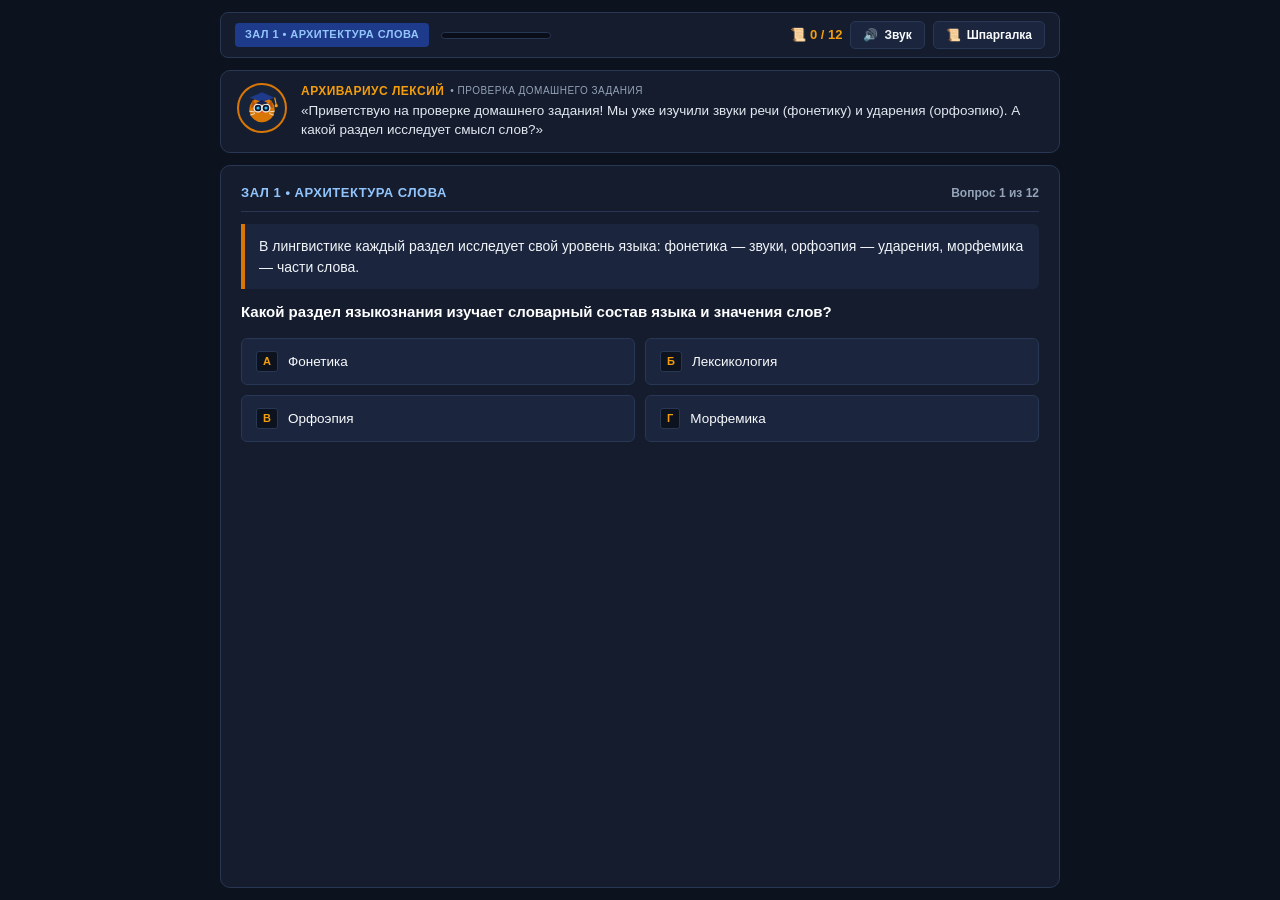
<file: games_inbox/index (2).html>
<!DOCTYPE html>
<html lang="ru">
<head>
  <meta charset="UTF-8">
  <meta name="viewport" content="width=device-width, initial-scale=1.0, maximum-scale=1.0, user-scalable=no, viewport-fit=cover">
  <title>Квест: Архитектура Слова • Проверка Домашнего Задания</title>
  <style>
    :root {
      --bg: #0c121e;
      --card-bg: #141c2e;
      --card-inner: #1b263e;
      --border: #283754;
      --border-focus: #3b82f6;
      --text: #f8fafc;
      --text-muted: #94a3b8;
      --gold: #d97706;
      --gold-bright: #f59e0b;
      --emerald: #059669;
      --emerald-bg: rgba(5, 150, 105, 0.14);
      --rose: #dc2626;
      --rose-bg: rgba(220, 38, 38, 0.14);
      --font-sans: -apple-system, BlinkMacSystemFont, "Segoe UI", Roboto, "Helvetica Neue", Arial, sans-serif;
      --font-serif: Georgia, Cambria, "Times New Roman", serif;
      --font-mono: ui-monospace, SFMono-Regular, Menlo, Monaco, Consolas, monospace;
    }

    * {
      box-sizing: border-box;
      margin: 0;
      padding: 0;
      -webkit-tap-highlight-color: transparent;
    }

    body {
      background: var(--bg);
      color: var(--text);
      font-family: var(--font-sans);
      min-height: 100vh;
      min-height: 100dvh;
      display: flex;
      flex-direction: column;
      overflow-x: clip;
      padding: 12px;
      line-height: 1.45;
    }

    .jumpscare-shake {
      animation: screenRumble 0.5s cubic-bezier(0.36, 0.07, 0.19, 0.97) both;
    }

    @keyframes screenRumble {
      10%, 90% { transform: translate3d(-2px, 0, 0) rotate(-0.5deg); }
      20%, 80% { transform: translate3d(3px, 0, 0) rotate(0.5deg); }
      30%, 50%, 70% { transform: translate3d(-3px, 0, 0) rotate(-0.8deg); }
      40%, 60% { transform: translate3d(3px, 0, 0) rotate(0.8deg); }
    }

    .quest-wrapper {
      max-width: 840px;
      margin: 0 auto;
      width: 100%;
      display: flex;
      flex-direction: column;
      gap: 12px;
      flex: 1;
    }

    .hud-bar {
      display: flex;
      justify-content: space-between;
      align-items: center;
      background: var(--card-bg);
      border: 1px solid var(--border);
      border-radius: 8px;
      padding: 8px 14px;
    }

    .hud-left {
      display: flex;
      align-items: center;
      gap: 12px;
    }

    .level-badge {
      background: #1e3a8a;
      color: #93c5fd;
      font-size: 11px;
      font-weight: 700;
      padding: 4px 10px;
      border-radius: 4px;
      text-transform: uppercase;
      letter-spacing: 0.04em;
    }

    .progress-track {
      width: 110px;
      height: 7px;
      background: #090e18;
      border-radius: 4px;
      overflow: hidden;
      border: 1px solid var(--border);
    }

    .progress-fill {
      height: 100%;
      background: linear-gradient(90deg, #2563eb, var(--gold-bright));
      width: 0%;
      transition: width 0.4s ease;
    }

    .hud-right {
      display: flex;
      align-items: center;
      gap: 8px;
    }

    .hud-btn {
      background: var(--card-inner);
      border: 1px solid var(--border);
      color: var(--text);
      font-size: 12px;
      font-weight: 600;
      padding: 6px 12px;
      border-radius: 5px;
      cursor: pointer;
      display: flex;
      align-items: center;
      gap: 6px;
      transition: background 0.15s, border-color 0.15s;
    }

    .hud-btn:hover {
      background: #233150;
      border-color: #3b82f6;
    }

    .score-counter {
      color: var(--gold-bright);
      font-weight: 700;
      font-size: 13px;
      display: flex;
      align-items: center;
      gap: 4px;
    }

    .character-card {
      background: var(--card-bg);
      border: 1px solid var(--border);
      border-radius: 10px;
      padding: 12px 16px;
      display: flex;
      gap: 14px;
      align-items: flex-start;
    }

    .char-avatar {
      width: 50px;
      height: 50px;
      flex-shrink: 0;
      border-radius: 50%;
      background: #172338;
      border: 2px solid var(--gold);
      display: flex;
      align-items: center;
      justify-content: center;
    }

    .char-speech {
      flex: 1;
    }

    .char-name {
      font-size: 12px;
      font-weight: 700;
      color: var(--gold-bright);
      text-transform: uppercase;
      letter-spacing: 0.04em;
      margin-bottom: 2px;
      display: flex;
      align-items: center;
      gap: 6px;
    }

    .char-text {
      font-size: 13.5px;
      color: #e2e8f0;
      line-height: 1.4;
    }

    .quest-card {
      background: var(--card-bg);
      border: 1px solid var(--border);
      border-radius: 10px;
      padding: 18px 20px;
      display: flex;
      flex-direction: column;
      gap: 12px;
      flex: 1;
    }

    .room-header {
      display: flex;
      justify-content: space-between;
      align-items: center;
      border-bottom: 1px solid var(--border);
      padding-bottom: 8px;
    }

    .room-title {
      font-size: 13px;
      font-weight: 700;
      color: #93c5fd;
      text-transform: uppercase;
      letter-spacing: 0.04em;
    }

    .question-counter {
      font-size: 12px;
      color: var(--text-muted);
      font-weight: 600;
    }

    .context-box {
      background: var(--card-inner);
      border-left: 4px solid var(--gold);
      border-radius: 0 6px 6px 0;
      padding: 12px 14px;
      font-size: 14px;
      color: #f1f5f9;
      line-height: 1.48;
    }

    .context-box b {
      color: #fbbf24;
    }

    .academic-question {
      font-size: 15px;
      font-weight: 700;
      color: #ffffff;
      line-height: 1.4;
    }

    .options-grid {
      display: grid;
      grid-template-columns: 1fr 1fr;
      gap: 10px;
      margin-top: 4px;
    }

    @media (max-width: 600px) {
      .options-grid {
        grid-template-columns: 1fr;
      }
      .hud-btn span {
        display: none;
      }
      .progress-track {
        width: 65px;
      }
    }

    .opt-btn {
      background: var(--card-inner);
      border: 1px solid var(--border);
      border-radius: 6px;
      padding: 12px 14px;
      color: #f8fafc;
      font-size: 13.5px;
      font-weight: 500;
      text-align: left;
      cursor: pointer;
      display: flex;
      align-items: center;
      gap: 10px;
      transition: background 0.15s, border-color 0.15s, transform 0.15s;
      line-height: 1.35;
    }

    .opt-btn:hover:not(:disabled) {
      background: #233150;
      border-color: #38bdf8;
      transform: translateY(-1px);
    }

    .opt-key {
      background: #0c121e;
      color: var(--gold-bright);
      font-weight: 700;
      font-size: 11px;
      border-radius: 3px;
      padding: 2px 6px;
      border: 1px solid var(--border);
      flex-shrink: 0;
    }

    @keyframes ghostDissolve {
      0% {
        opacity: 1;
        transform: scale(1);
        filter: drop-shadow(0 0 8px rgba(16, 185, 129, 0.7));
      }
      50% {
        opacity: 0.9;
        transform: scale(1.02) translateY(-2px);
        background: #064e3b;
        border-color: #10b981;
      }
      100% {
        opacity: 1;
        transform: scale(1);
        background: #064e3b;
        border-color: #10b981;
      }
    }

    .opt-btn.correct-glow {
      animation: ghostDissolve 0.45s ease forwards;
    }

    .opt-btn.wrong-glow {
      background: #4c0519 !important;
      border-color: #dc2626 !important;
      color: #fecdd3 !important;
    }

    .feedback-box {
      display: none;
      border-radius: 6px;
      padding: 12px 14px;
      margin-top: 4px;
      font-size: 13px;
      line-height: 1.45;
      animation: fadeIn 0.25s ease;
    }

    @keyframes fadeIn {
      from { opacity: 0; transform: translateY(4px); }
      to { opacity: 1; transform: translateY(0); }
    }

    .feedback-box.correct {
      display: block;
      background: var(--emerald-bg);
      border: 1px solid var(--emerald);
      color: #a7f3d0;
    }

    .feedback-box.wrong {
      display: block;
      background: var(--rose-bg);
      border: 1px solid var(--rose);
      color: #fecdd3;
    }

    .feedback-title {
      font-weight: 700;
      font-size: 12px;
      text-transform: uppercase;
      letter-spacing: 0.04em;
      margin-bottom: 4px;
      display: flex;
      align-items: center;
      gap: 6px;
    }

    .feedback-title.correct { color: #34d399; }
    .feedback-title.wrong { color: #f87171; }

    .next-btn {
      background: #2563eb;
      color: #fff;
      font-size: 13px;
      font-weight: 700;
      border: none;
      border-radius: 6px;
      padding: 10px 18px;
      cursor: pointer;
      display: inline-flex;
      align-items: center;
      gap: 8px;
      margin-top: 10px;
      transition: background 0.15s;
    }

    .next-btn:hover {
      background: #1d4ed8;
    }

    .modal-overlay {
      position: fixed;
      inset: 0;
      background: rgba(4, 7, 15, 0.85);
      backdrop-filter: blur(5px);
      display: none;
      align-items: center;
      justify-content: center;
      z-index: 1000;
      padding: 16px;
    }

    .modal-overlay.is-active {
      display: flex;
    }

    .modal-card {
      background: var(--card-bg);
      border: 1px solid var(--border-focus);
      border-radius: 10px;
      max-width: 620px;
      width: 100%;
      max-height: 85vh;
      overflow-y: auto;
      padding: 22px;
      box-shadow: 0 10px 30px rgba(0, 0, 0, 0.7);
    }

    .modal-header {
      display: flex;
      justify-content: space-between;
      align-items: center;
      border-bottom: 1px solid var(--border);
      padding-bottom: 10px;
      margin-bottom: 12px;
    }

    .modal-title {
      font-size: 15px;
      font-weight: 700;
      color: var(--gold-bright);
      display: flex;
      align-items: center;
      gap: 8px;
      text-transform: uppercase;
    }

    .modal-close {
      background: transparent;
      border: none;
      color: var(--text-muted);
      font-size: 22px;
      cursor: pointer;
      line-height: 1;
    }

    .modal-close:hover { color: #fff; }

    .tabs-nav {
      display: flex;
      gap: 6px;
      margin-bottom: 12px;
      flex-wrap: wrap;
    }

    .tab-btn {
      background: var(--card-inner);
      border: 1px solid var(--border);
      color: var(--text-muted);
      padding: 6px 12px;
      border-radius: 4px;
      font-size: 11.5px;
      font-weight: 600;
      cursor: pointer;
    }

    .tab-btn.active {
      background: #2563eb;
      color: #fff;
      border-color: #3b82f6;
    }

    .tab-pane {
      display: none;
      font-size: 12.5px;
      line-height: 1.5;
      color: #e2e8f0;
    }

    .tab-pane.active { display: block; }

    .tab-pane h4 {
      color: var(--gold-bright);
      font-size: 12.5px;
      margin: 10px 0 4px 0;
      text-transform: uppercase;
    }

    .tab-pane ul {
      margin-left: 18px;
      margin-bottom: 8px;
    }

    .tab-pane li { margin-bottom: 3px; }

    .diploma-card {
      background: #fdfbf7;
      color: #0f172a;
      border: 6px double #b45309;
      border-radius: 8px;
      padding: 26px 30px;
      position: relative;
      max-width: 640px;
      width: 100%;
      text-align: center;
      font-family: var(--font-serif);
      box-shadow: 0 10px 35px rgba(0, 0, 0, 0.6);
    }

    .diploma-header h2 {
      font-size: 21px;
      color: #78350f;
      text-transform: uppercase;
      letter-spacing: 0.07em;
      margin-bottom: 2px;
    }

    .diploma-subtitle {
      font-size: 12.5px;
      color: #475569;
      font-style: italic;
      margin-bottom: 14px;
    }

    .student-badge-name {
      font-size: 26px;
      font-weight: 800;
      color: #1e3a8a;
      letter-spacing: 0.02em;
      margin: 10px 0;
      font-family: var(--font-sans);
      text-transform: uppercase;
    }

    .competencies-box {
      background: #ffffff;
      border: 1px solid #e2e8f0;
      border-radius: 6px;
      padding: 12px 14px;
      text-align: left;
      font-family: var(--font-sans);
      font-size: 11.5px;
      margin: 12px 0;
      line-height: 1.45;
    }

    .competencies-box ul {
      margin-left: 16px;
    }

    .seal-row {
      display: flex;
      justify-content: space-around;
      align-items: center;
      margin-top: 16px;
      padding-top: 12px;
      border-top: 1px dashed #cbd5e1;
    }

    .signature {
      font-family: "Brush Script MT", "Caveat", cursive, sans-serif;
      font-size: 20px;
      color: #1e3a8a;
      border-bottom: 1px solid #94a3b8;
      padding: 0 10px;
    }

    .wax-seal {
      width: 82px;
      height: 82px;
      filter: drop-shadow(0 4px 6px rgba(180, 83, 9, 0.35));
    }

    .diploma-actions {
      display: flex;
      gap: 10px;
      justify-content: center;
      margin-top: 18px;
    }

    @media print {
      body * { visibility: hidden; }
      .diploma-card, .diploma-card * { visibility: visible; }
      .diploma-card {
        position: fixed;
        left: 0;
        top: 0;
        width: 100%;
        max-width: 100%;
        box-shadow: none;
        border: 4px double #78350f;
        padding: 15mm;
      }
      .diploma-actions { display: none; }
    }
  </style>
</head>
<body>

<div class="quest-wrapper">
  <!-- HUD Bar -->
  <header class="hud-bar">
    <div class="hud-left">
      <div class="level-badge" id="hud-level-badge">Зал 1 • Архитектура Слова</div>
      <div class="progress-track" title="Прогресс домашнего задания">
        <div class="progress-fill" id="hud-progress-fill"></div>
      </div>
    </div>
    <div class="hud-right">
      <div class="score-counter">
        <span>📜</span>
        <span id="hud-score">0 / 12</span>
      </div>
      <button class="hud-btn" id="sound-btn" onclick="toggleSound()">
        <span id="sound-icon">🔊</span>
        <span>Звук</span>
      </button>
      <button class="hud-btn" onclick="openRulebook()">
        <span>📜</span>
        <span>Шпаргалка</span>
      </button>
    </div>
  </header>

  <!-- Single Speech Bubble Character -->
  <section class="character-card">
    <div class="char-avatar">
      <svg viewBox="0 0 48 48" width="38" height="38">
        <circle cx="24" cy="26" r="16" fill="#d97706" />
        <polygon points="12,14 18,22 10,24" fill="#b45309" />
        <polygon points="36,14 30,22 38,24" fill="#b45309" />
        <circle cx="19" cy="24" r="5" fill="#0f172a" stroke="#f8fafc" stroke-width="1.5" />
        <circle cx="29" cy="24" r="5" fill="#0f172a" stroke="#f8fafc" stroke-width="1.5" />
        <line x1="24" y1="24" x2="24" y2="24" stroke="#f8fafc" stroke-width="2" />
        <circle cx="19" cy="24" r="2" fill="#38bdf8" />
        <circle cx="29" cy="24" r="2" fill="#38bdf8" />
        <polygon points="24,28 22,30 26,30" fill="#f43f5e" />
        <line x1="15" y1="29" x2="8" y2="28" stroke="#f8fafc" stroke-width="1" />
        <line x1="15" y1="31" x2="9" y2="33" stroke="#f8fafc" stroke-width="1" />
        <line x1="33" y1="29" x2="40" y2="28" stroke="#f8fafc" stroke-width="1" />
        <line x1="33" y1="31" x2="39" y2="33" stroke="#f8fafc" stroke-width="1" />
        <polygon points="24,4 40,11 24,16 8,11" fill="#1e3a8a" />
        <polygon points="24,14 32,18 24,20 16,18" fill="#172554" />
        <line x1="40" y1="11" x2="42" y2="20" stroke="#f59e0b" stroke-width="1.5" />
        <circle cx="42" cy="21" r="2" fill="#f59e0b" />
      </svg>
    </div>
    <div class="char-speech">
      <div class="char-name">
        <span>Архивариус Лексий</span>
        <span style="font-size: 10px; color: var(--text-muted); font-weight: normal;">• Проверка домашнего задания</span>
      </div>
      <div class="char-text" id="character-text">
        «Приветствую! На уроке мы разобрали третий пазл языка: лексику, лексическое значение, однозначные и многозначные слова, омонимы и их виды. Давай проверим на практике, как ты научился отличать их друг от друга!»
      </div>
    </div>
  </section>

  <!-- Main Quest Stage Card -->
  <main class="quest-card" id="quest-card">
    <div class="room-header">
      <div class="room-title" id="room-title">Зал 1 • Архитектура Слова</div>
      <div class="question-counter" id="q-counter">Вопрос 1 из 12</div>
    </div>

    <!-- Context material -->
    <div class="context-box" id="context-box">
      Загрузка языкового материала...
    </div>

    <!-- Academic Question -->
    <div class="academic-question" id="academic-question">
      Загрузка вопроса...
    </div>

    <!-- Options 2x2 Grid -->
    <div class="options-grid" id="options-container">
      <!-- Injected via JS -->
    </div>

    <!-- Feedback Drawer -->
    <div class="feedback-box" id="feedback-box">
      <div class="feedback-title" id="feedback-title"></div>
      <div class="feedback-text" id="feedback-text"></div>
      <button class="next-btn" id="next-btn" onclick="nextQuestion()">
        <span>Следующее испытание</span>
        <span>→</span>
      </button>
    </div>
  </main>
</div>

<!-- ================= MODAL: RULEBOOK (ШПАРГАЛКА) ================= -->
<div class="modal-overlay" id="rulebook-modal">
  <div class="modal-card">
    <div class="modal-header">
      <div class="modal-title">
        <span>📜</span>
        <span>Шпаргалка по пройденному материалу</span>
      </div>
      <button class="modal-close" onclick="closeRulebook()">✕</button>
    </div>

    <div class="tabs-nav">
      <button class="tab-btn active" onclick="switchTab(0)">1. Лексика и значение</button>
      <button class="tab-btn" onclick="switchTab(1)">2. Однозначные и многозначные</button>
      <button class="tab-btn" onclick="switchTab(2)">3. Омонимы vs Многозначные</button>
      <button class="tab-btn" onclick="switchTab(3)">4. Разновидности омонимов</button>
    </div>

    <!-- Tab 0 -->
    <div class="tab-pane active" id="tab-0">
      <h4>Лексика и Лексикология (Пазл № 3)</h4>
      <ul>
        <li><b>Фонетика</b> изучала звуки (кирпичики). <b>Орфоэпия</b> — ударения и нормы произношения.</li>
        <li><b>Лексика</b> — весь словарный состав языка (все слова).</li>
        <li><b>Лексикология</b> — раздел языкознания, изучающий слово и словарный состав языка.</li>
        <li><b>Лексическое значение (ЛЗ)</b> — внутренний смысл слова, то, что слово обозначает в реальности. Фиксируется в <i>толковых словарях</i> (словарь Ожегова, Ушакова).</li>
      </ul>
    </div>

    <!-- Tab 1 -->
    <div class="tab-pane" id="tab-1">
      <h4>Однозначные и Многозначные слова</h4>
      <ul>
        <li><b>Однозначные слова (моносемия):</b> имеют ровно 1 значение.
          <br><i>Примеры:</i> бинт, аппендицит, берёза, гипотенуза, троллейбус.
        </li>
        <li><b>Многозначные слова (полисемия):</b> имеют 2 и более значений, связанных <b>общим сходством</b> (по форме, цвету, функции).
          <br><i>Примеры:</i> кнопка (на рубашке / звонка / в лифте); шляпка (дамы / гриба / гвоздя); ножка (стула / гриба / циркуля).
        </li>
        <li><b>Прямое значение:</b> первичное, основное (<i>золотое кольцо</i> — из металла).</li>
        <li><b>Переносное значение:</b> образное, возникшее по сходству (<i>золотые руки</i> — искусные; <i>железная воля</i>).</li>
      </ul>
    </div>

    <!-- Tab 2 -->
    <div class="tab-pane" id="tab-2">
      <h4>Омонимы против Многозначных слов (Главный водораздел)</h4>
      <ul>
        <li><b>Многозначные слова:</b> сохраняют общую «ниточку» сходства!
          <br><i>Пример:</i> ручка двери и ручка ребёнка (деталь, за которую держат рукой). В словаре оформляются в <b>одной словарной статье</b> под номерами 1, 2, 3...
        </li>
        <li><b>Омонимы:</b> слова, абсолютно одинаковые по звучанию и написанию, но <b>не имеющие никакой смысловой связи (связь разорвана на 100%)</b>!
          <br><i>Пример:</i> лук (овощ) и лук (оружие со стрелами); брак (семья) и брак (заводской дефект); ключ (от замка) и ключ (родник).
          <br>В толковом словаре омонимы даются в <b>отдельных словарных статьях</b> с римскими цифрами (<i>ЛУК I</i> и <i>ЛУК II</i>).
        </li>
      </ul>
    </div>

    <!-- Tab 3 -->
    <div class="tab-pane" id="tab-3">
      <h4>Разновидности омонимов</h4>
      <ul>
        <li><b>1. Омофоны (фонетические):</b> звучат одинаково, но пишутся разными буквами.
          <br><i>Примеры:</i> плод — плот, луг — лук, туш — тушь, рог — рок, гриб — грипп.
        </li>
        <li><b>2. Омографы (графические):</b> пишутся одинаковыми буквами, но различаются ударением и звучанием.
          <br><i>Примеры:</i> за́мок — замо́к, мука́ — му́ка, а́тлас — атла́с, хло́пок — хлопо́к.
        </li>
        <li><b>3. Омоформы (грамматические):</b> совпадают только в одной отдельной грамматической форме разных частей речи.
          <br><i>Примеры:</i> лечу (в самолёте) — лечу (простуду); печь (сущ.) — печь (глагол); три (число) — три (глагол).
        </li>
      </ul>
    </div>
  </div>
</div>

<!-- ================= MODAL: MEMO WITH BULLETPROOF TIMER ================= -->
<div class="modal-overlay" id="memo-modal">
  <div class="modal-card">
    <div class="modal-header">
      <div class="modal-title" style="color: #ef4444;">
        <span>⚠️</span>
        <span>Осечка! Изучи правило</span>
      </div>
    </div>
    <div id="memo-modal-body" style="font-size: 13px; line-height: 1.5; color: #e2e8f0; margin-bottom: 16px;">
      <!-- Injected dynamically -->
    </div>
    <button class="next-btn" id="memo-continue-btn" style="width: 100%; justify-content: center;" onclick="closeMemoAndRetry()">
      Изучи правило (<span id="memo-timer-sec">2</span>с)...
    </button>
  </div>
</div>

<!-- ================= MODAL: ROYAL DIPLOMA ================= -->
<div class="modal-overlay" id="diploma-modal">
  <div class="diploma-card">
    <div class="diploma-header">
      <h2>Сертификат Успешного Прохождения</h2>
      <div class="diploma-subtitle">Квест по домашнему заданию • Раздел «Лексикология»</div>
    </div>

    <p style="font-size: 13.5px; margin-top: 8px;">Настоящим удостоверяется, что студент</p>
    <div class="student-badge-name" id="diploma-student-name">Знаток Лексикологии</div>
    <p style="font-size: 13px; color: #334155;">успешно справился с домашним заданием и доказал твёрдое усвоение пройденных тем:</p>

    <div class="competencies-box">
      <b>Подтверждённые практические умения:</b>
      <ul>
        <li>Точное понимание предметов лексикологии и лексического значения слов.</li>
        <li>Безошибочное распознавание однозначных и многозначных слов без подсказок.</li>
        <li>Различение прямого и переносного значения на основе признаков сходства.</li>
        <li>Чёткое разделение многозначности и омонимии по признаку смысловой связи.</li>
        <li>Безупречное различение видов омонимов: омофонов, омографов и омоформ.</li>
      </ul>
    </div>

    <div class="seal-row">
      <div>
        <div style="font-size: 10.5px; color: #64748b; text-transform: uppercase;">Проверил преподаватель:</div>
        <div class="signature">Архивариус Лексий</div>
      </div>

      <svg class="wax-seal" viewBox="0 0 120 120">
        <polygon points="50,60 30,115 50,105 70,115 50,60" fill="#991b1b" />
        <polygon points="70,60 50,115 70,105 90,115 70,60" fill="#7f1d1d" />
        <circle cx="60" cy="60" r="48" fill="#b45309" stroke="#78350f" stroke-width="2" />
        <circle cx="60" cy="60" r="42" fill="#d97706" />
        <circle cx="60" cy="60" r="38" fill="#f59e0b" stroke="#b45309" stroke-width="1.5" />
        <defs>
          <path id="seal-text-path" d="M 60,60 m -30,0 a 30,30 0 1,1 60,0 a 30,30 0 1,1 -60,0" />
        </defs>
        <text font-size="7" font-weight="bold" fill="#78350f" letter-spacing="1.1">
          <textPath href="#seal-text-path" startOffset="50%" text-anchor="middle">
            ★ АКАДЕМИЯ РУССКОЙ СЛОВЕСНОСТИ ★
          </textPath>
        </text>
        <circle cx="60" cy="60" r="17" fill="#78350f" />
        <polygon points="60,50 63,56 67,52 64,64 56,64 53,52 57,56" fill="#fef3c7" />
        <circle cx="60" cy="67" r="2" fill="#fef3c7" />
      </svg>

      <div>
        <div style="font-size: 10.5px; color: #64748b; text-transform: uppercase;">Оценка ДЗ:</div>
        <div style="font-size: 19px; font-weight: 800; color: #047857;">ОТЛИЧНО (5.0)</div>
      </div>
    </div>

    <div class="diploma-actions">
      <button class="next-btn" onclick="window.print()" style="background: #1e3a8a;">
        <span>🖨️ Распечатать / Сохранить в PDF</span>
      </button>
      <button class="next-btn" onclick="restartQuest()" style="background: #475569;">
        <span>🔄 Пройти снова</span>
      </button>
    </div>
  </div>
</div>

<script>
/* ==================== PROCEDURAL WEB AUDIO ENGINE ==================== */
class ProceduralAudioEngine {
  constructor() {
    this.ctx = null;
    this.isMuted = false;
  }

  init() {
    if (!this.ctx) {
      const AudioCtx = window.AudioContext || window.webkitAudioContext;
      this.ctx = new AudioCtx();
    }
    if (this.ctx.state === 'suspended') {
      this.ctx.resume();
    }
  }

  playSuccessChime() {
    if (this.isMuted) return;
    this.init();
    const now = this.ctx.currentTime;
    const notes = [523.25, 659.25, 783.99, 1046.50];
    notes.forEach((freq, i) => {
      const osc = this.ctx.createOscillator();
      const gain = this.ctx.createGain();
      osc.type = 'sine';
      osc.frequency.setValueAtTime(freq, now + i * 0.07);
      gain.gain.setValueAtTime(0.18, now + i * 0.07);
      gain.gain.exponentialRampToValueAtTime(0.001, now + i * 0.07 + 0.32);
      osc.connect(gain);
      gain.connect(this.ctx.destination);
      osc.start(now + i * 0.07);
      osc.stop(now + i * 0.07 + 0.33);
    });
  }

  playJumpscareError() {
    if (this.isMuted) return;
    this.init();
    const now = this.ctx.currentTime;

    document.body.classList.add('jumpscare-shake');
    setTimeout(() => document.body.classList.remove('jumpscare-shake'), 500);

    const osc = this.ctx.createOscillator();
    const gain = this.ctx.createGain();
    const filter = this.ctx.createBiquadFilter();

    osc.type = 'sawtooth';
    filter.type = 'lowpass';
    filter.frequency.setValueAtTime(550, now);
    filter.frequency.exponentialRampToValueAtTime(100, now + 0.45);

    osc.frequency.setValueAtTime(320, now);
    osc.frequency.exponentialRampToValueAtTime(70, now + 0.45);

    gain.gain.setValueAtTime(0.22, now);
    gain.gain.exponentialRampToValueAtTime(0.001, now + 0.45);

    osc.connect(filter);
    filter.connect(gain);
    gain.connect(this.ctx.destination);
    osc.start(now);
    osc.stop(now + 0.46);

    const bufSize = this.ctx.sampleRate * 0.18;
    const buf = this.ctx.createBuffer(1, bufSize, this.ctx.sampleRate);
    const data = buf.getChannelData(0);
    for (let i = 0; i < bufSize; i++) {
      data[i] = (Math.random() * 2 - 1) * Math.exp(-i / (this.ctx.sampleRate * 0.03));
    }
    const noise = this.ctx.createBufferSource();
    noise.buffer = buf;
    const nFilter = this.ctx.createBiquadFilter();
    nFilter.type = 'bandpass';
    nFilter.frequency.value = 1600;
    nFilter.Q.value = 3;

    const nGain = this.ctx.createGain();
    nGain.gain.setValueAtTime(0.18, now);
    nGain.gain.exponentialRampToValueAtTime(0.001, now + 0.18);

    noise.connect(nFilter);
    nFilter.connect(nGain);
    nGain.connect(this.ctx.destination);
    noise.start(now);
  }
}

const audio = new ProceduralAudioEngine();
function toggleSound() {
  audio.isMuted = !audio.isMuted;
  const icon = document.getElementById('sound-icon');
  icon.textContent = audio.isMuted ? '🔇' : '🔊';
}

/* ==================== 100% CLEAN QUESTION BANK (ZERO SPOILERS) ==================== */
const QUESTIONS = [
  // --- ЗАЛ 1: Архитектура Слова ---
  {
    id: 1,
    level: 1,
    levelTitle: "Зал 1 • Архитектура Слова",
    speech: "«Приветствую на проверке домашнего задания! Мы уже изучили звуки речи (фонетику) и ударения (орфоэпию). А какой раздел исследует смысл слов?»",
    context: "В лингвистике каждый раздел исследует свой уровень языка: фонетика — звуки, орфоэпия — ударения, морфемика — части слова.",
    question: "Какой раздел языкознания изучает словарный состав языка и значения слов?",
    options: [
      "Лексикология",
      "Фонетика",
      "Орфоэпия",
      "Морфемика"
    ],
    correct: 0,
    explanations: [
      "Верно! Лексикология (от греч. lexis — слово, logos — учение) изучает именно словарный состав языка (лексику) и внутренний смысл слов.",
      "Ошибка! Звуки речи и их позиционные чередования изучает Фонетика.",
      "Ошибка! Нормы литературного произношения и постановки ударения изучает Орфоэпия.",
      "Ошибка! Морфемный состав слова (приставки, корни, суффиксы, окончания) изучает Морфемика."
    ],
    ruleMemo: "<b>Лексика</b> — вся совокупность слов языка.<br><b>Лексикология</b> — раздел языкознания, изучающий слово и словарный состав языка (пазл № 3)."
  },
  {
    id: 2,
    level: 1,
    levelTitle: "Зал 1 • Архитектура Слова",
    speech: "«У каждого слова в языке есть две стороны: грамматическая форма и внутреннее содержание. Как называется это смысловое ядро?»",
    context: "В словаре зафиксировано: «<b>СТОЛ</b> — предмет мебели в виде широкой горизонтальной пластины на опорах, ножках, для работы или еды».",
    question: "Какое значение слова раскрывает данная словарная статья?",
    options: [
      "Лексическое значение",
      "Грамматическое значение",
      "Словообразовательное значение",
      "Стилистическое значение"
    ],
    correct: 0,
    explanations: [
      "Верно! Лексическое значение — это закреплённое в сознании носителей языка смысловое содержание слова, соотнесённость звуков с реальным предметом.",
      "Ошибка! Грамматическое значение указывает на грамматические признаки (существительное, мужской род, 2-е склонение, ед.ч.).",
      "Ошибка! Словообразовательное значение показывает способ образования от производящей основы.",
      "Ошибка! Стилистическое значение отражает эмоциональную окраску или принадлежность к стилю речи."
    ],
    ruleMemo: "<b>Лексическое значение (ЛЗ)</b> — внутреннее смысловое содержание слова, закреплённое в толковом словаре. В отличие от грамматического значения, оно называет сам предмет, признак или действие реального мира."
  },
  {
    id: 3,
    level: 1,
    levelTitle: "Зал 1 • Архитектура Слова",
    speech: "«В рецепте врача и в геометрии слова должны быть предельно однозначными. Как называют такие слова в науке?»",
    context: "Слова из научного текста: <b>БИНТ</b>, <b>АППЕНДИЦИТ</b>, <b>ГИПОТЕНУЗА</b>, <b>БЕРЁЗА</b>.",
    question: "Какими являются эти слова по количеству лексических значений?",
    options: [
      "Однозначными",
      "Многозначными",
      "Омонимами",
      "Омоформами"
    ],
    correct: 0,
    explanations: [
      "Верно! Однозначные слова имеют ровно ОДНО закреплённое в словаре лексическое значение (моносемия). Чаще всего это термины, медицинские понятия или названия конкретных деревьев и инструментов.",
      "Ошибка! Многозначные слова имеют несколько значений, связанных общим сходством (как «кнопка» или «корень»).",
      "Ошибка! Омонимы — это разные слова, случайно совпавшие по звучанию (лук-овощ / лук-оружие). У слова «аппендицит» омонимов нет.",
      "Ошибка! Омоформы — это совпадение лишь в одной форме разных слов (лечу самолётом / лечу горло)."
    ],
    ruleMemo: "<b>Однозначные слова (моносемия)</b> имеют только одно лексическое значение (<i>бинт, инфаркт, гипотенуза, берёза, фломастер</i>). Они называют одно строго определённое понятие."
  },

  // --- ЗАЛ 2: Многозначные слова ---
  {
    id: 4,
    level: 2,
    levelTitle: "Зал 2 • Тайны Многозначных Слов",
    speech: "«Большинство слов языка — настоящие универсалы. Одно слово обслуживает сразу несколько предметов. Какое явление перед нами?»",
    context: "Слово <b>КНОПКА</b> употребляется в сочетаниях: канцелярская кнопка, кнопка звонка, кнопка на рубашке, кнопка мыши.",
    question: "Какое языковое явление иллюстрируют эти примеры?",
    options: [
      "Многозначность",
      "Омонимию",
      "Омофонию",
      "Омографию"
    ],
    correct: 0,
    explanations: [
      "Верно! Это многозначность (полисемия): между всеми предметами сохраняется смысловая связь — они маленькие, круглые, и на них нажимают.",
      "Ошибка! Омонимия — это абсолютно чужие слова без всякой смысловой связи (лук-овощ и лук-оружие).",
      "Ошибка! Омофония — это совпадение лишь в звучании при разном написании (плод — плот).",
      "Ошибка! Омография — это совпадение букв при разном ударении (за́мок — замо́к)."
    ],
    ruleMemo: "<b>Многозначные слова (полисемия)</b> имеют два и более лексических значений, связанных <b>общим смысловым ядром (сходством)</b>: по форме, цвету, расположению или функции (<i>шляпка гриба / дамы; ножка стула / ребёнка</i>)."
  },
  {
    id: 5,
    level: 2,
    levelTitle: "Зал 2 • Тайны Многозначных Слов",
    speech: "«У многозначного слова есть прямое значение и переносное. Сможешь ли ты определить тип значения без подсказок?»",
    context: "Предложения:<br>1) На пальце блестело золотое кольцо.<br>2) У этого мастера <b>золотые руки</b>.",
    question: "В каком значении употреблено прилагательное «золотой» во втором предложении?",
    options: [
      "В переносном значении",
      "В прямом значении",
      "В значении омонима",
      "В значении омоформы"
    ],
    correct: 0,
    explanations: [
      "Верно! Во 2-м предложении значение переносное: руки не сделаны из металла, признак перенесён по высокой ценности и мастерству (искусные руки).",
      "Ошибка! Прямое значение — сделанный из металла золота (как золотое кольцо в первом предложении).",
      "Ошибка! Это не омоним, а переносное значение того же многозначного слова «золотой».",
      "Ошибка! Омоформы — это совпадение форм разных слов (лечу самолётом / лечу горло)."
    ],
    ruleMemo: "• <b>Прямое значение:</b> первичное, прямо указывает на предмет (<i>железный гвоздь, золотое кольцо</i>).<br>• <b>Переносное значение:</b> вторичное, образное, возникшее по сходству (<i>железные нервы, золотые руки</i>)."
  },
  {
    id: 6,
    level: 2,
    levelTitle: "Зал 2 • Тайны Многозначных Слов",
    speech: "«А теперь чистая практика без подсказок! Найди слово, у которого в языке есть несколько связанных значений!»",
    context: "Предложение: «Студент достал деревянную <b>ЛИНЕЙКУ</b>, включил настольную <b>ЛАМПУ</b>, открыл <b>ТЕТРАДЬ</b> и выписал <b>ТЕРМИН</b>».",
    question: "Какое из выделенных существительных является многозначным?",
    options: [
      "Линейка",
      "Лампа",
      "Тетрадь",
      "Термин"
    ],
    correct: 0,
    explanations: [
      "Точно в цель! Слово «линейка» имеет несколько значений: 1) чертёжная планка с делениями; 2) школьная торжественная линейка; 3) ряд моделей/товаров. Все значения объединены признаком прямого ряда.",
      "Ошибка! Лампа — однозначное слово, называет осветительный прибор.",
      "Ошибка! Тетрадь — однозначное слово (сшитые листы бумаги для письма).",
      "Ошибка! Термин — однозначное слово (точное обозначение специального понятия)."
    ],
    ruleMemo: "Многозначное слово в словаре подаётся <b>в одной словарной статье</b> под цифрами 1, 2, 3... (<i>линейка 1. Инструмент. 2. Торжественный сбор в ряд. 3. Ряд моделей</i>)."
  },

  // --- ЗАЛ 3: Омонимы vs Многозначные слова ---
  {
    id: 7,
    level: 3,
    levelTitle: "Зал 3 • Омонимы против Многозначных",
    speech: "«Вот он — главный водораздел нашего урока! В чём принципиальная разница между многозначностью и омонимией?»",
    context: "Даны две пары словосочетаний:<br>1) Ножка стола — ножка ребёнка.<br>2) Зелёный лук — тугой лук.",
    question: "К каким лексическим явлениям относятся слова в парах 1 и 2?",
    options: [
      "1 — многозначное слово, 2 — омонимы",
      "1 — омонимы, 2 — многозначное слово",
      "Обе пары — многозначные слова",
      "Обе пары — омонимы"
    ],
    correct: 0,
    explanations: [
      "Браво! В паре 1 есть сходство по функции опоры (многозначность). В паре 2 связь разорвана на 100%: овощ и оружие не связаны ничем — это омонимы!",
      "Ошибка! Наоборот: ножка стола похожа на ножку ребёнка (многозначность), а лук-овощ и лук-оружие абсолютно независимы.",
      "Ошибка! Лук-овощ и боевой лук не имеют ничего общего, поэтому не могут быть многозначным словом.",
      "Ошибка! В первой паре сохраняется ядро сходства (опора), значит это не омонимы."
    ],
    ruleMemo: "<b>Главное правило отличия:</b><br>• <b>Многозначные слова:</b> сохраняют общую «ниточку» сходства (<i>шляпка гриба / дамы</i>). В словаре — 1 статья.<br>• <b>Омонимы:</b> связь разорвана на 100% (<i>лук овощ / лук оружие</i>). В словаре — разные статьи с римскими цифрами (ЛУК I и ЛУК II)."
  },
  {
    id: 8,
    level: 3,
    levelTitle: "Зал 3 • Омонимы против Многозначных",
    speech: "«Никаких пояснений в скобках! Только твой ум и языковое чутьё. Найди пару чистокровных омонимов!»",
    context: "Четыре пары словосочетаний:<br>1) Зерно пшеницы — зерно истины.<br>2) Заводской брак — счастливый брак.<br>3) Гребень петуха — гребень горы.<br>4) Игла ежа — швейная игла.",
    question: "В какой паре представлены слова-омонимы?",
    options: [
      "Заводской брак — счастливый брак",
      "Зерно пшеницы — зерно истины",
      "Гребень петуха — гребень горы",
      "Игла ежа — швейная игла"
    ],
    correct: 0,
    explanations: [
      "Верно! Брак (супружество — от славянского «брать») и брак (дефект — от немецкого «brack») — слова совершенно разного происхождения и смысла, совпавшие случайно. Это омонимы!",
      "Ошибка! Зерно истины — перенос по сходству: маленькое ценное начало (многозначность).",
      "Ошибка! Гребень горы похож на гребень петуха по зубчатой форме (многозначность).",
      "Ошибка! Игла ежа и швейная игла острые и тонкие, сходство очевидно (многозначность)."
    ],
    ruleMemo: "<i>Брак (супружество)</i> и <i>брак (дефектная продукция)</i> — классический пример <b>омонимов</b>: значения не имеют ни малейшей смысловой связи и происходят из разных языков."
  },
  {
    id: 9,
    level: 3,
    levelTitle: "Зал 3 • Омонимы против Многозначных",
    speech: "«А как омонимы обозначаются в настоящем толковом словаре? Это важный теоретический вопрос!»",
    context: "В толковом словаре слова КЛЮЧ (от замка) и КЛЮЧ (родник) даны как КЛЮЧ¹ и КЛЮЧ².",
    question: "Почему составители словаря поместили эти слова в разные словарные статьи?",
    options: [
      "Это разные слова-омонимы, смысловая связь между которыми полностью утрачена",
      "Это одно многозначное слово с близкими оттенками значения",
      "Одно из слов является устаревшим, а второе — современным",
      "Слова различаются грамматическим родом и склонением"
    ],
    correct: 0,
    explanations: [
      "Точно в цель! Так как омонимы — это совершенно разные слова, лексикографы посвящают каждому омониму отдельную словарную статью с цифровым индексом (КЛЮЧ¹ и КЛЮЧ²).",
      "Ошибка! Значения многозначного слова помещаются в ОДНОЙ словарной статье под номерами 1, 2, 3...",
      "Ошибка! Оба слова являются современными и общеупотребительными.",
      "Ошибка! Оба слова относятся к мужскому роду и 2-му склонению."
    ],
    ruleMemo: "<b>Словарный маркер:</b><br>• Многозначное слово = <b>1 статья</b> с пунктами: 1), 2), 3)...<br>• Омонимы = <b>отдельные статьи</b> с индексами: <b>КОСА I</b> (девичья), <b>КОСА II</b> (инструмент), <b>КОСА III</b> (песчаная отмель)."
  },

  // --- ЗАЛ 4: Разновидности Омонимов ---
  {
    id: 10,
    level: 4,
    levelTitle: "Зал 4 • Разновидности Омонимов",
    speech: "«Мы в лаборатории тонких созвучий! Слова звучат вслух совершенно одинаково, но на бумаге пишутся разными буквами. Назови термин!»",
    context: "Пары слов: <b>гриб — грипп</b>, <b>луг — лук</b>, <b>плод — плот</b>, <b>туш — тушь</b>.",
    question: "Какой разновидностью омонимов являются эти слова?",
    options: [
      "Омофонами",
      "Омографами",
      "Омоформами",
      "Паронимами"
    ],
    correct: 0,
    explanations: [
      "Верно! Омофоны (от греч. phone — звук) звучат одинаково [лук], [грип], но пишутся по-разному из-за законов оглушения согласных на конце слова.",
      "Ошибка! Омографы (от grapho — пишу) пишутся одинаково, а звучат по-разному из-за ударения (за́мок — замо́к).",
      "Ошибка! Омоформы совпадают только в одной грамматической форме (лечу — лечу).",
      "Ошибка! Паронимы звучат лишь похоже, но не одинаково (надеть/одеть)."
    ],
    ruleMemo: "<b>Омофоны (фонетические омонимы):</b> звучат абсолютно одинаково, но пишутся разными буквами (<i>плод — плот, луг — лук, туш — тушь, рог — рок, посветить — посвятить</i>)."
  },
  {
    id: 11,
    level: 4,
    levelTitle: "Зал 4 • Разновидности Омонимов",
    speech: "«А теперь буквы в словах абсолютно одинаковые, но стоит сдвинуть ударение — и смысл меняется! Какой это термин?»",
    context: "Пары слов: <b>за́мок — замо́к</b>, <b>мука́ — му́ка</b>, <b>а́тлас — атла́с</b>, <b>хло́пок — хлопо́к</b>.",
    question: "Какой разновидностью омонимов являются эти слова?",
    options: [
      "Омографами",
      "Омофонами",
      "Омоформами",
      "Однозначными словами"
    ],
    correct: 0,
    explanations: [
      "Великолепно! Омографы (от греч. grapho — пишу) графически (буквами) пишутся абсолютно одинаково, но различаются местом ударения!",
      "Ошибка! Омофоны звучат одинаково, а пишутся по-разному (луг — лук). Здесь же буквы одинаковые, а звучание разное!",
      "Ошибка! Омоформы — это совпадение лишь в одной форме разных частей речи.",
      "Ошибка! Однозначные слова имеют 1 значение, а здесь перед нами разные слова."
    ],
    ruleMemo: "<b>Омографы (графические омонимы):</b> пишутся одинаковыми буквами, но различаются местом ударения и звучанием (<i>за́мок — замо́к, мука́ — му́ка, а́тлас — атла́с, хло́пок — хлопо́к</i>)."
  },
  {
    id: 12,
    level: 4,
    levelTitle: "Зал 4 • Разновидности Омонимов",
    speech: "«Финальный вопрос без единой подсказки! Слова разных частей речи встретились в одной грамматической форме. Что это?»",
    context: "Примеры употребления:<br>1) На каникулах я <b>ЛЕЧУ</b> в Москву.<br>2) Я тщательно <b>ЛЕЧУ</b> больное горло.",
    question: "Какой разновидностью омонимов являются выделенные глаголы?",
    options: [
      "Омоформами",
      "Омографами",
      "Омофонами",
      "Многозначными словами"
    ],
    correct: 0,
    explanations: [
      "БРАВО! Это омоформы (грамматические омонимы). В начальной форме это разные глаголы: лететь и лечить. Они случайно совпали только в форме 1-го лица единственного числа!",
      "Ошибка! У омографов различается ударение (за́мок — замо́к), а здесь ударение падает на один и тот же слог.",
      "Ошибка! Омофоны различаются написанием (плод — плот), а здесь слова пишутся и звучат одинаково в данной форме.",
      "Ошибка! Лететь на самолёте и лечить таблетками не имеют никакого общего сходства — это не многозначность!"
    ],
    ruleMemo: "<b>Омоформы (грамматические омонимы):</b> слова совпадают по звучанию и написанию только в <b>одной отдельной грамматической форме</b> (<i>лечу [от лететь] — лечу [от лечить]; три [число] — три [глагол повел. накл.]</i>)."
  }
];

/* ==================== GAME STATE & LOGIC ==================== */
let currentQIndex = 0;
let userScore = 0;
let answeredCurrent = false;
let currentShuffledOptions = [];
let memoTimerInterval = null;

function initQuest() {
  currentQIndex = 0;
  userScore = 0;
  loadQuestion(currentQIndex);
}

function loadQuestion(idx) {
  if (idx >= QUESTIONS.length) {
    showVictoryScreen();
    return;
  }

  answeredCurrent = false;
  const q = QUESTIONS[idx];

  document.getElementById('hud-level-badge').textContent = `Зал ${q.level} • ${q.levelTitle.split('•')[1] || 'Испытание'}`;
  document.getElementById('hud-progress-fill').style.width = `${((idx) / QUESTIONS.length) * 100}%`;
  document.getElementById('hud-score').textContent = `${userScore} / ${QUESTIONS.length}`;

  document.getElementById('character-text').textContent = q.speech;
  document.getElementById('room-title').textContent = q.levelTitle;
  document.getElementById('q-counter').textContent = `Вопрос ${idx + 1} из ${QUESTIONS.length}`;

  document.getElementById('context-box').innerHTML = q.context;
  document.getElementById('academic-question').textContent = q.question;

  const fb = document.getElementById('feedback-box');
  fb.className = 'feedback-box';
  fb.style.display = 'none';

  const optIndices = q.options.map((_, i) => i);
  for (let i = optIndices.length - 1; i > 0; i--) {
    const j = Math.floor(Math.random() * (i + 1));
    [optIndices[i], optIndices[j]] = [optIndices[j], optIndices[i]];
  }
  currentShuffledOptions = optIndices;

  const container = document.getElementById('options-container');
  container.innerHTML = '';
  const letters = ['А', 'Б', 'В', 'Г'];

  optIndices.forEach((origIdx, pos) => {
    const btn = document.createElement('button');
    btn.className = 'opt-btn';
    btn.innerHTML = `<span class="opt-key">${letters[pos]}</span><span>${q.options[origIdx]}</span>`;
    btn.onclick = () => selectOption(origIdx, btn);
    container.appendChild(btn);
  });
}

function selectOption(selectedOrigIdx, clickedBtn) {
  if (answeredCurrent) return;
  answeredCurrent = true;

  const q = QUESTIONS[currentQIndex];
  const isCorrect = (selectedOrigIdx === q.correct);

  const allBtns = document.querySelectorAll('.opt-btn');
  allBtns.forEach(b => b.disabled = true);

  const fb = document.getElementById('feedback-box');
  const fbTitle = document.getElementById('feedback-title');
  const fbText = document.getElementById('feedback-text');

  if (isCorrect) {
    audio.playSuccessChime();
    clickedBtn.classList.add('correct-glow');
    userScore++;
    document.getElementById('hud-score').textContent = `${userScore} / ${QUESTIONS.length}`;

    fb.className = 'feedback-box correct';
    fbTitle.className = 'feedback-title correct';
    fbTitle.innerHTML = '<span>✨</span><span>Отлично! Верный ответ</span>';
    fbText.innerHTML = q.explanations[selectedOrigIdx];
    fb.style.display = 'block';

    document.getElementById('character-text').textContent = '«Великолепно! Ты точно видишь структуру слова. Переходим дальше!»';
  } else {
    audio.playJumpscareError();
    clickedBtn.classList.add('wrong-glow');

    allBtns.forEach(btn => {
      if (btn.textContent.includes(q.options[q.correct])) {
        btn.classList.add('correct-glow');
      }
    });

    fb.className = 'feedback-box wrong';
    fbTitle.className = 'feedback-title wrong';
    fbTitle.innerHTML = '<span>⚠️</span><span>Разбор ошибки:</span>';
    fbText.innerHTML = q.explanations[selectedOrigIdx];
    fb.style.display = 'block';

    document.getElementById('character-text').textContent = '«Не спеши! Слова любят расставлять ловушки. Прочти разбор и правило!»';

    setTimeout(() => {
      openMemoCard(q.ruleMemo);
    }, 1300);
  }
}

function nextQuestion() {
  currentQIndex++;
  loadQuestion(currentQIndex);
}

function openMemoCard(ruleHtml) {
  if (memoTimerInterval) {
    clearInterval(memoTimerInterval);
    memoTimerInterval = null;
  }

  const memoBody = document.getElementById('memo-modal-body');
  const continueBtn = document.getElementById('memo-continue-btn');

  memoBody.innerHTML = ruleHtml;

  continueBtn.disabled = true;
  continueBtn.innerHTML = 'Изучи правило (<span id="memo-timer-sec">2</span>с)...';

  let secondsLeft = 2;
  memoTimerInterval = setInterval(() => {
    secondsLeft--;
    const timerSpan = document.getElementById('memo-timer-sec');
    if (timerSpan) {
      timerSpan.textContent = secondsLeft;
    }
    if (secondsLeft <= 0) {
      clearInterval(memoTimerInterval);
      memoTimerInterval = null;
      continueBtn.disabled = false;
      continueBtn.innerHTML = 'Понятно! Вернуться к заданию →';
    }
  }, 1000);

  document.getElementById('memo-modal').classList.add('is-active');
}

function closeMemoAndRetry() {
  document.getElementById('memo-modal').classList.remove('is-active');
}

function showVictoryScreen() {
  document.getElementById('hud-progress-fill').style.width = '100%';
  document.getElementById('character-text').textContent = '«Поздравляю! Ты безупречно справился со всеми 12 практическими испытаниями по пройденной теме!»';

  const card = document.getElementById('quest-card');
  card.innerHTML = `
    <div style="text-align: center; padding: 28px 10px;">
      <div style="font-size: 50px; margin-bottom: 10px;">🏆</div>
      <h2 style="color: var(--gold-bright); font-size: 22px; text-transform: uppercase; margin-bottom: 8px;">Домашнее задание выполнено!</h2>
      <p style="color: #cbd5e1; font-size: 14px; max-width: 480px; margin: 0 auto 18px auto; line-height: 1.5;">
        Ты успешно разобрал все тонкости однозначных и многозначных слов, научился отличать полисемию от омонимов и виртуозно распознаёшь омофоны, омографы и омоформы.
      </p>
      <div style="font-size: 17px; font-weight: 700; color: #34d399; margin-bottom: 22px;">
        Твой результат: ${userScore} из ${QUESTIONS.length} баллов!
      </div>
      <button class="next-btn" style="font-size: 14px; padding: 13px 26px; background: #2563eb; color: #fff;" onclick="openDiplomaModal()">
        <span>📜 Получить именной сертификат о прохождении</span>
      </button>
    </div>
  `;
}

function openDiplomaModal() {
  let studentName = prompt('Введи имя и фамилию для внесения в сертификат:', 'Ученик');
  if (!studentName || studentName.trim() === '') {
    studentName = 'Ученик';
  }
  document.getElementById('diploma-student-name').textContent = studentName;
  document.getElementById('diploma-modal').classList.add('is-active');
}

function restartQuest() {
  document.getElementById('diploma-modal').classList.remove('is-active');
  window.location.reload();
}

function openRulebook() {
  document.getElementById('rulebook-modal').classList.add('is-active');
}

function closeRulebook() {
  document.getElementById('rulebook-modal').classList.remove('is-active');
}

function switchTab(tabIdx) {
  const tabs = document.querySelectorAll('.tab-btn');
  const panes = document.querySelectorAll('.tab-pane');
  tabs.forEach((t, i) => t.classList.toggle('active', i === tabIdx));
  panes.forEach((p, i) => p.classList.toggle('active', i === tabIdx));
}

window.addEventListener('DOMContentLoaded', initQuest);
</script>
</body>
</html>
</file>
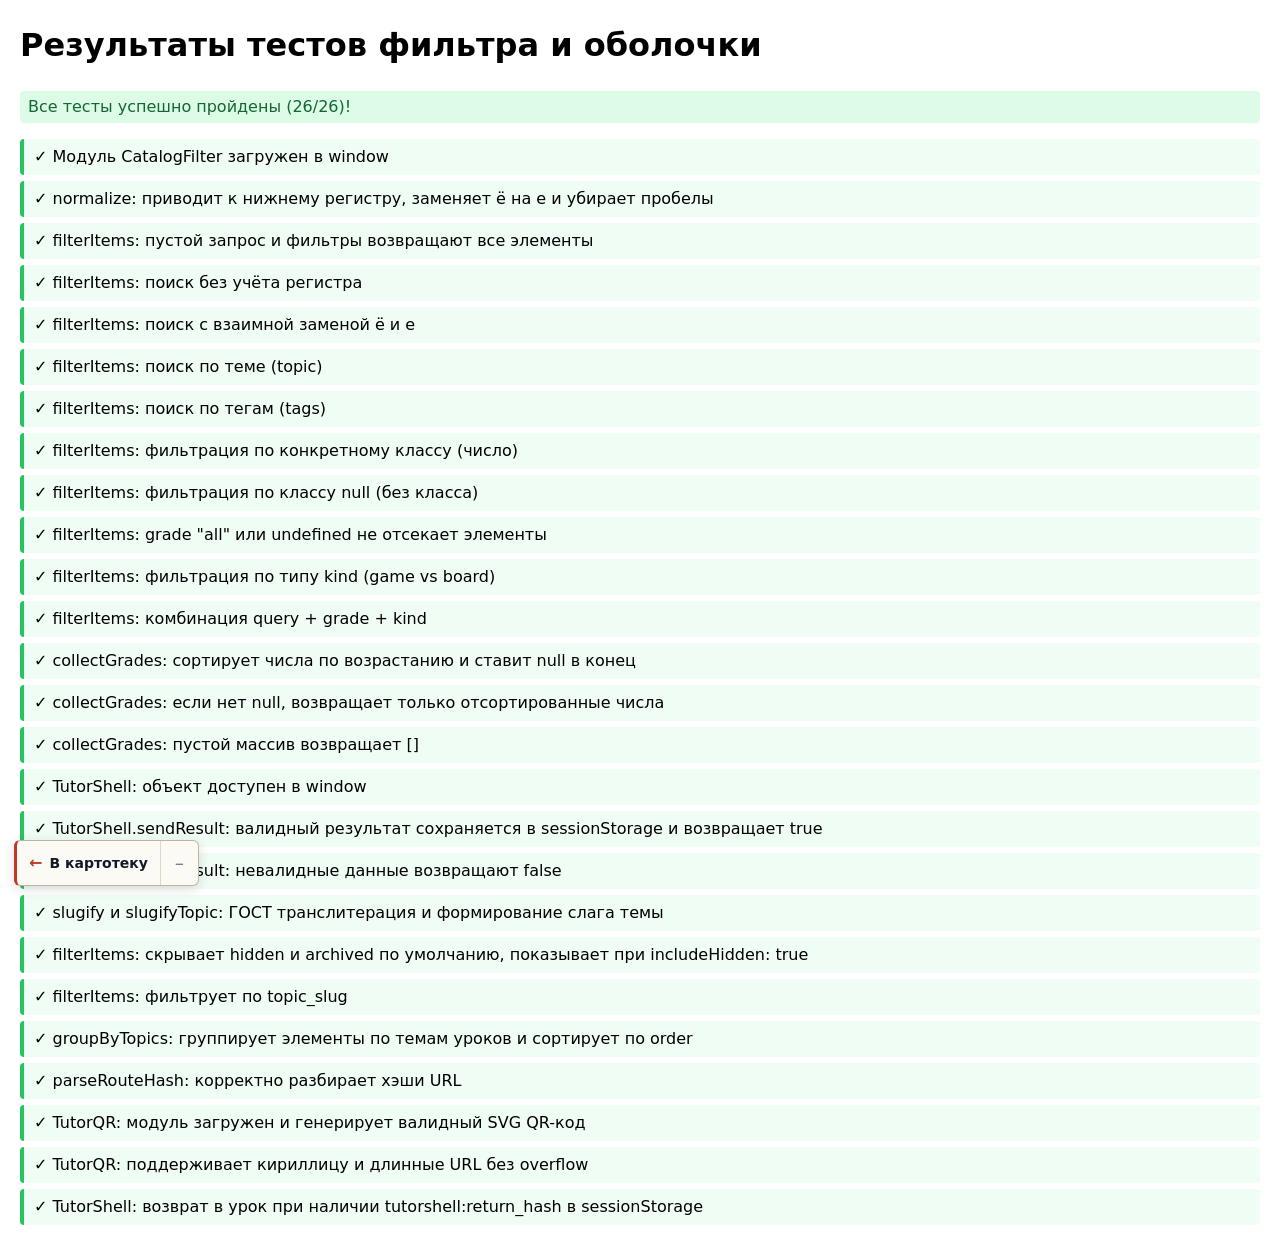
<file: tools/tests/test_filter.html>
<!DOCTYPE html>
<html lang="ru">
<head>
  <meta charset="UTF-8">
  <title>Тесты фильтра и оболочки каталога</title>
  <style>
    body { font-family: system-ui, sans-serif; margin: 20px; line-height: 1.5; }
    .passed { color: #166534; background: #dcfce7; padding: 4px 8px; border-radius: 4px; }
    .failed { color: #991b1b; background: #fee2e2; padding: 4px 8px; border-radius: 4px; }
    ul { list-style: none; padding: 0; }
    li { margin: 6px 0; padding: 6px 10px; border-radius: 4px; }
    li.pass { background: #f0fdf4; border-left: 4px solid #22c55e; }
    li.fail { background: #fef2f2; border-left: 4px solid #ef4444; }
  </style>
  <script src="../../site_template/filter.js"></script>
  <script src="../../site_template/qr.js"></script>
  <script src="../../site_template/_shell/shell.js" data-tutor-shell data-slug="test-slug"></script>
</head>
<body>
  <h1>Результаты тестов фильтра и оболочки</h1>
  <div id="summary">Выполняются тесты...</div>
  <ul id="test-list"></ul>

  <script>
    (function() {
      const results = [];
      const listEl = document.getElementById('test-list');
      const summaryEl = document.getElementById('summary');

      function assert(condition, message) {
        if (!condition) {
          throw new Error(message || 'Утверждение ложно');
        }
      }

      function assertEqual(actual, expected, message) {
        const actualStr = JSON.stringify(actual);
        const expectedStr = JSON.stringify(expected);
        if (actualStr !== expectedStr) {
          throw new Error((message ? message + ': ' : '') + `Ожидалось ${expectedStr}, получено ${actualStr}`);
        }
      }

      function test(name, fn) {
        try {
          fn();
          results.push({ name, passed: true });
          const li = document.createElement('li');
          li.className = 'pass';
          li.textContent = '✓ ' + name;
          listEl.appendChild(li);
        } catch (err) {
          results.push({ name, passed: false, error: err.message });
          const li = document.createElement('li');
          li.className = 'fail';
          li.textContent = '✗ ' + name + ' — Ошибка: ' + err.message;
          listEl.appendChild(li);
          console.error('Test failed:', name, err);
        }
      }

      // Проверка наличия модулей
      test('Модуль CatalogFilter загружен в window', function() {
        assert(window.CatalogFilter, 'window.CatalogFilter не определён');
        assert(typeof window.CatalogFilter.normalize === 'function', 'normalize не функция');
        assert(typeof window.CatalogFilter.filterItems === 'function', 'filterItems не функция');
        assert(typeof window.CatalogFilter.collectGrades === 'function', 'collectGrades не функция');
      });

      // Тесты normalize
      test('normalize: приводит к нижнему регистру, заменяет ё на е и убирает пробелы', function() {
        const norm = window.CatalogFilter.normalize;
        assertEqual(norm('  ПрИвЁт  МИР  '), 'привет мир');
        assertEqual(norm('Ёлка и Ёж'), 'елка и еж');
        assertEqual(norm('Лексика'), 'лексика');
        assertEqual(norm(''), '');
        assertEqual(norm(null), '');
        assertEqual(norm(undefined), '');
      });

      // Тестовые данные для filterItems
      const sampleItems = [
        { id: '1', slug: 'korni-gor-gar', title: 'Корни гор-гар', grade: 5, topic: 'Орфография', kind: 'game', tags: ['чередование', 'гласные'] },
        { id: '2', slug: 'leksika-ege', title: 'Лексикология ЕГЭ', grade: 11, topic: 'Лексика и фразеология', kind: 'game', tags: ['егэ', 'синонимы'] },
        { id: '3', slug: 'doska-chasti-rechi', title: 'Интерактивная доска: Части речи', grade: 6, topic: 'Морфология', kind: 'board', tags: ['доска', 'существительное'] },
        { id: '4', slug: 'slovar-udarenij', title: 'Словарь ударений (орфоэпия)', grade: null, topic: 'Орфоэпия', kind: 'game', tags: ['ударения', 'нормы'] },
        { id: '5', slug: 'prichastiya-7', title: 'Причастия и деепричастия', grade: 7, topic: 'Морфология', kind: 'game', tags: ['суффиксы', 'обороты'] }
      ];

      // Тесты filterItems
      test('filterItems: пустой запрос и фильтры возвращают все элементы', function() {
        const res = window.CatalogFilter.filterItems(sampleItems, {});
        assertEqual(res.length, 5);
      });

      test('filterItems: поиск без учёта регистра', function() {
        const res = window.CatalogFilter.filterItems(sampleItems, { query: 'КОРНИ' });
        assertEqual(res.length, 1);
        assertEqual(res[0].slug, 'korni-gor-gar');
      });

      test('filterItems: поиск с взаимной заменой ё и е', function() {
        // В заголовке 'егэ' (с е), ищем 'ёГЭ'
        const res1 = window.CatalogFilter.filterItems(sampleItems, { query: 'ёгэ' });
        assertEqual(res1.length, 1);
        assertEqual(res1[0].slug, 'leksika-ege');

        // В тегах 'чередование' (с е), ищем 'чередованиё'
        const res2 = window.CatalogFilter.filterItems(sampleItems, { query: 'чередованиё' });
        assertEqual(res2.length, 1);
        assertEqual(res2[0].slug, 'korni-gor-gar');
      });

      test('filterItems: поиск по теме (topic)', function() {
        const res = window.CatalogFilter.filterItems(sampleItems, { query: 'Морфология' });
        assertEqual(res.length, 2);
        const slugs = res.map(i => i.slug).sort();
        assertEqual(slugs, ['doska-chasti-rechi', 'prichastiya-7'].sort());
      });

      test('filterItems: поиск по тегам (tags)', function() {
        const res = window.CatalogFilter.filterItems(sampleItems, { query: 'существительное' });
        assertEqual(res.length, 1);
        assertEqual(res[0].slug, 'doska-chasti-rechi');
      });

      test('filterItems: фильтрация по конкретному классу (число)', function() {
        const res = window.CatalogFilter.filterItems(sampleItems, { grade: 5 });
        assertEqual(res.length, 1);
        assertEqual(res[0].slug, 'korni-gor-gar');
      });

      test('filterItems: фильтрация по классу null (без класса)', function() {
        const res1 = window.CatalogFilter.filterItems(sampleItems, { grade: null });
        assertEqual(res1.length, 1);
        assertEqual(res1[0].slug, 'slovar-udarenij');

        const res2 = window.CatalogFilter.filterItems(sampleItems, { grade: 'null' });
        assertEqual(res2.length, 1);
        assertEqual(res2[0].slug, 'slovar-udarenij');
      });

      test('filterItems: grade "all" или undefined не отсекает элементы', function() {
        const res = window.CatalogFilter.filterItems(sampleItems, { grade: 'all' });
        assertEqual(res.length, 5);
      });

      test('filterItems: фильтрация по типу kind (game vs board)', function() {
        const games = window.CatalogFilter.filterItems(sampleItems, { kind: 'game' });
        assertEqual(games.length, 4);

        const boards = window.CatalogFilter.filterItems(sampleItems, { kind: 'board' });
        assertEqual(boards.length, 1);
        assertEqual(boards[0].slug, 'doska-chasti-rechi');
      });

      test('filterItems: комбинация query + grade + kind', function() {
        const res = window.CatalogFilter.filterItems(sampleItems, {
          query: 'части',
          grade: 6,
          kind: 'board'
        });
        assertEqual(res.length, 1);
        assertEqual(res[0].slug, 'doska-chasti-rechi');

        // Несовпадающая комбинация
        const resNone = window.CatalogFilter.filterItems(sampleItems, {
          query: 'части',
          grade: 5,
          kind: 'board'
        });
        assertEqual(resNone.length, 0);
      });

      // Тесты collectGrades
      test('collectGrades: сортирует числа по возрастанию и ставит null в конец', function() {
        const grades = window.CatalogFilter.collectGrades(sampleItems);
        assertEqual(grades, [5, 6, 7, 11, null]);
      });

      test('collectGrades: если нет null, возвращает только отсортированные числа', function() {
        const noNullItems = [
          { grade: 9 },
          { grade: 5 },
          { grade: 9 }
        ];
        const grades = window.CatalogFilter.collectGrades(noNullItems);
        assertEqual(grades, [5, 9]);
      });

      test('collectGrades: пустой массив возвращает []', function() {
        assertEqual(window.CatalogFilter.collectGrades([]), []);
      });

      // Тесты оболочки TutorShell
      test('TutorShell: объект доступен в window', function() {
        assert(window.TutorShell, 'window.TutorShell не определён');
        assert(typeof window.TutorShell.sendResult === 'function', 'sendResult не функция');
      });

      test('TutorShell.sendResult: валидный результат сохраняется в sessionStorage и возвращает true', function() {
        try {
          sessionStorage.removeItem('tutorshell:last:test-slug');
        } catch (e) {}

        const success = window.TutorShell.sendResult(8, 10, { task: 'Корни' });
        assertEqual(success, true, 'Ожидался true при валидных данных');

        const saved = JSON.parse(sessionStorage.getItem('tutorshell:last:test-slug') || '{}');
        assertEqual(saved.score, 8);
        assertEqual(saved.max, 10);
        assertEqual(saved.details, { task: 'Корни' });
        assert(saved.timestamp, 'Должен быть сохранён timestamp');
      });

      test('TutorShell.sendResult: невалидные данные возвращают false', function() {
        assertEqual(window.TutorShell.sendResult(-1, 10), false, 'score < 0 должен вернуть false');
        assertEqual(window.TutorShell.sendResult(11, 10), false, 'score > max должен вернуть false');
        assertEqual(window.TutorShell.sendResult(5, 0), false, 'max <= 0 должен вернуть false');
        assertEqual(window.TutorShell.sendResult(NaN, 10), false, 'NaN должен вернуть false');
        assertEqual(window.TutorShell.sendResult(5, NaN), false, 'NaN в max должен вернуть false');
        assertEqual(window.TutorShell.sendResult('5', 10), false, 'строка в score должна вернуть false');
      });

      // --- Новые тесты Этапа 2 (QR, slugifyTopic, groupByTopics, parseRouteHash, return_hash) ---

      test('slugify и slugifyTopic: ГОСТ транслитерация и формирование слага темы', function() {
        const slugify = window.CatalogFilter.slugify;
        const slugifyTopic = window.CatalogFilter.slugifyTopic;
        assert(typeof slugify === 'function', 'slugify не функция');
        assert(typeof slugifyTopic === 'function', 'slugifyTopic не функция');

        assertEqual(slugify('Лексикология и фразеология'), 'leksikologiya-i-frazeologiya');
        assertEqual(slugify('Корни гор/гар — 5 класс!'), 'korni-gor-gar-5-klass');
        assertEqual(slugifyTopic('Лексикология и фразеология', 6), 'leksikologiya-i-frazeologiya-6');
        assertEqual(slugifyTopic('Орфоэпия', null), 'orfoepiya');
        assertEqual(slugifyTopic('Орфоэпия', undefined), 'orfoepiya');
      });

      test('filterItems: скрывает hidden и archived по умолчанию, показывает при includeHidden: true', function() {
        const itemsWithHidden = [
          { id: '1', slug: 'game-1', title: 'Игра 1' },
          { id: '2', slug: 'game-2', title: 'Игра 2', hidden: true },
          { id: '3', slug: 'game-3', title: 'Игра 3', archived: true }
        ];

        const visible = window.CatalogFilter.filterItems(itemsWithHidden, {});
        assertEqual(visible.length, 1);
        assertEqual(visible[0].slug, 'game-1');

        const all = window.CatalogFilter.filterItems(itemsWithHidden, { includeHidden: true });
        assertEqual(all.length, 3);
      });

      test('filterItems: фильтрует по topic_slug', function() {
        const itemsWithTopics = [
          { id: '1', slug: 'g1', title: 'Игра 1', topic: 'Лексикология', grade: 6, topic_slug: 'leksikologiya-6' },
          { id: '2', slug: 'g2', title: 'Игра 2', topic: 'Лексикология', grade: 6 }, // без явного topic_slug
          { id: '3', slug: 'g3', title: 'Игра 3', topic: 'Орфография', grade: 6, topic_slug: 'orfografiya-6' }
        ];

        const res = window.CatalogFilter.filterItems(itemsWithTopics, { topic_slug: 'leksikologiya-6' });
        assertEqual(res.length, 2);
        assertEqual(res[0].slug, 'g1');
        assertEqual(res[1].slug, 'g2');
      });

      test('groupByTopics: группирует элементы по темам уроков и сортирует по order', function() {
        const itemsForGroups = [
          { id: '1', slug: 'g1', title: 'Игра 1', topic: 'Синтаксис', grade: 8, order: 10, cover_src: 'covers/syntax.png' },
          { id: '2', slug: 'g2', title: 'Доска 1', topic: 'Морфемика', grade: 5, order: 2 },
          { id: '3', slug: 'g3', title: 'Игра 2', topic: 'Морфемика', grade: 5, order: 1 },
          { id: '4', slug: 'g4', title: 'Без темы', grade: 5 } // без темы не входит в уроки
        ];

        const groups = window.CatalogFilter.groupByTopics(itemsForGroups);
        assertEqual(groups.length, 2);

        // Первый урок — Морфемика (min_order = 1 < 10)
        assertEqual(groups[0].topic, 'Морфемика');
        assertEqual(groups[0].count, 2);
        assertEqual(groups[0].grade, 5);
        assertEqual(groups[0].items[0].slug, 'g3'); // order 1
        assertEqual(groups[0].items[1].slug, 'g2'); // order 2

        // Второй урок — Синтаксис
        assertEqual(groups[1].topic, 'Синтаксис');
        assertEqual(groups[1].count, 1);
        assertEqual(groups[1].cover_src, 'covers/syntax.png');
      });

      test('parseRouteHash: корректно разбирает хэши URL', function() {
        const parse = window.CatalogFilter.parseRouteHash;
        assertEqual(parse(''), { mode: 'all' });
        assertEqual(parse('#'), { mode: 'all' });
        assertEqual(parse('#lesson/leksika-6'), { mode: 'lesson', topic_slug: 'leksika-6' });
        assertEqual(parse('#topic=leksika-6'), { mode: 'lesson', topic_slug: 'leksika-6' });
        assertEqual(parse('#korni-gor-gar'), { mode: 'item', slug: 'korni-gor-gar' });
      });

      test('TutorQR: модуль загружен и генерирует валидный SVG QR-код', function() {
        assert(window.TutorQR, 'window.TutorQR не определён');
        assert(typeof window.TutorQR.renderSVG === 'function', 'renderSVG не функция');

        const svg = window.TutorQR.renderSVG('https://tutor.school/g/test-game/', {
          size: 280,
          margin: 4,
          colorDark: '#080d0b',
          colorLight: '#ffffff'
        });

        assert(typeof svg === 'string', 'SVG должен быть строкой');
        assert(svg.includes('<svg'), 'Строка должна содержать открывающий тег <svg');
        assert(svg.includes('xmlns="http://www.w3.org/2000/svg"'), 'SVG должен содержать xmlns');
        assert(svg.includes('<rect'), 'SVG должен содержать <rect подложки');
        assert(svg.includes('fill="#ffffff"'), 'Подложка должна быть белой #ffffff');
        assert(svg.includes('<path'), 'SVG должен содержать <path тёмных модулей');
        assert(svg.includes('fill="#080d0b"'), 'Тёмные модули должны быть #080d0b');
        assert(svg.includes('width="280"'), 'Ширина должна быть 280');
      });

      test('TutorQR: поддерживает кириллицу и длинные URL без overflow', function() {
        const longUrl = 'https://tutor.example.com/games/kvest-arkhitektura-slova-morfemika-i-slovoobrazovanie-dlya-6-klassa-so-zvukom-i-kartinkami-2026';
        const svg = window.TutorQR.renderSVG(longUrl);
        assert(svg.length > 500, 'SVG для длинного URL должен содержать полную матрицу');
        assert(svg.endsWith('</svg>'), 'SVG должен корректно закрываться');
      });

      test('TutorShell: возврат в урок при наличии tutorshell:return_hash в sessionStorage', function() {
        assert(typeof window.TutorShell.getCatalogReturnUrl === 'function', 'getCatalogReturnUrl должна быть функцией');

        // По умолчанию без return_hash
        try {
          sessionStorage.removeItem('tutorshell:return_hash');
        } catch (e) {}
        assertEqual(window.TutorShell.getCatalogReturnUrl(), '../../index.html#test-slug');

        // С return_hash урока
        try {
          sessionStorage.setItem('tutorshell:return_hash', '#lesson/orfografiya-6');
        } catch (e) {}
        assertEqual(window.TutorShell.getCatalogReturnUrl(), '../../index.html#lesson/orfografiya-6');

        try {
          sessionStorage.removeItem('tutorshell:return_hash');
        } catch (e) {}
      });

      // Подведение итогов
      const failed = results.filter(r => !r.passed);
      if (failed.length === 0) {
        document.body.setAttribute('data-status', 'passed');
        summaryEl.className = 'passed';
        summaryEl.textContent = `Все тесты успешно пройдены (${results.length}/${results.length})!`;
      } else {
        document.body.setAttribute('data-status', 'failed');
        summaryEl.className = 'failed';
        summaryEl.textContent = `Провалено тестов: ${failed.length} из ${results.length}.`;
      }
    })();
  </script>
</body>
</html>
</file>
<file: site_template/catalog.css>
@import url('./fonts/typography.css');

/* ==========================================================================
   «Слове́сность» — Редакционная картотека репетитора русского языка
   Дизайн-система: хлопковый лист, перьевые чернила, книжная киноварь (< 5%),
   кобальт досок уроков. Две гарнитуры: Literata + Golos Text.
   ========================================================================== */

:root {
  /* Поверхности (дневной хлопковый лист по умолчанию) */
  --color-paper: #f7f3ea;
  --color-paper-2: #efe9dc;
  --color-paper-3: #e5ddcc;
  --color-card: #fcfaf5;
  --color-placard: #ffffff;

  /* Чернила (контраст WCAG AAA / AA >= 5.6:1 на бумаге) */
  --color-ink: #141926;
  --color-ink-2: #2b3142;
  --color-muted: #555c70;

  /* Типографские линейки и приправочные метки */
  --color-rule: #bfb49f;
  --color-border-input: #857a67;
  --color-rule-strong: #141926;
  --color-crop: rgba(20, 25, 38, 0.38);

  /* Предметные акценты (строго по ролям) */
  --color-accent: #bf3926;
  --color-accent-hover: #9f2d1d;
  --color-accent-ink: #fcfaf5;
  --color-accent-soft: #f7e4df;

  --color-cobalt: #2346a0;
  --color-cobalt-hover: #1b3780;
  --color-cobalt-soft: #e6ecf8;
  --color-focus: #2346a0;

  --color-stamp: #25573c;
  --color-stamp-soft: #e2efe7;

  /* Гарнитуры (ровно 2 семейства) */
  --font-display: 'Literata', Georgia, 'Times New Roman', serif;
  --font-body: 'Golos Text', system-ui, -apple-system, 'Segoe UI', sans-serif;

  /* Ритм и геометрия */
  --space-2xs: 4px;
  --space-xs: 8px;
  --space-sm: 12px;
  --space-md: 16px;
  --space-lg: 24px;
  --space-xl: 36px;
  --space-2xl: 56px;

  --radius-card: 6px;
  --radius-control: 4px;
  --ease-out: cubic-bezier(0.22, 1, 0.36, 1);
  --dur-micro: 120ms;
  --dur-short: 200ms;
}

/* Вечерний режим «Читальный зал» */
html[data-theme="dark"] {
  --color-paper: #191715;
  --color-paper-2: #221f1c;
  --color-paper-3: #2d2925;
  --color-card: #211e1b;
  --color-placard: #fcfaf5;

  --color-ink: #f2ece1;
  --color-ink-2: #dad2c5;
  --color-muted: #aea596;

  --color-rule: #3d3832;
  --color-border-input: #6e665b;
  --color-rule-strong: #e8e0d2;
  --color-crop: rgba(242, 236, 225, 0.34);

  --color-accent: #e25e49;
  --color-accent-hover: #ee725e;
  --color-accent-ink: #191715;
  --color-accent-soft: rgba(226, 94, 73, 0.16);

  --color-cobalt: #7fa4ff;
  --color-cobalt-hover: #9ab7ff;
  --color-cobalt-soft: rgba(127, 164, 255, 0.15);
  --color-focus: #7fa4ff;

  --color-stamp: #74c698;
  --color-stamp-soft: rgba(116, 198, 152, 0.15);
}

*, *::before, *::after {
  box-sizing: border-box;
}

html {
  font-size: 16px;
  -webkit-text-size-adjust: 100%;
  overflow-x: clip;
  scroll-behavior: smooth;
}

body {
  margin: 0;
  min-height: 100vh;
  display: flex;
  flex-direction: column;
  background-color: var(--color-paper);
  color: var(--color-ink);
  font-family: var(--font-body);
  font-size: 1rem;
  line-height: 1.5;
  overflow-x: clip;
  -webkit-font-smoothing: antialiased;
}

::selection {
  background-color: var(--color-accent-soft);
  color: var(--color-ink);
}

:focus-visible {
  outline: 2px solid var(--color-focus);
  outline-offset: 2px;
}

img, svg {
  display: block;
  max-width: 100%;
}

button, input, a {
  font-family: inherit;
}

.container {
  width: 100%;
  max-width: 1320px;
  margin-inline: auto;
  padding-inline: clamp(16px, 3.6vw, 48px);
}

/* ==========================================================================
   1. Шапка издания (Колонтитул)
   ========================================================================== */
.site-header {
  border-bottom: 1px solid var(--color-rule);
  background-color: var(--color-paper);
  position: sticky;
  top: 0;
  z-index: 40;
}

.header-inner {
  min-height: 58px;
  display: flex;
  align-items: center;
  justify-content: space-between;
  gap: var(--space-md);
  padding-block: 8px;
}

.brand-wrap {
  display: inline-flex;
  align-items: baseline;
  gap: 14px;
  text-decoration: none;
  color: var(--color-ink);
  min-width: 0;
}

.brand-wordmark {
  font-family: var(--font-display);
  font-weight: 600;
  font-size: clamp(1.28rem, 2vw, 1.5rem);
  letter-spacing: -0.02em;
  line-height: 1.1;
  color: var(--color-ink);
  white-space: nowrap;
}

.brand-stress {
  position: relative;
  display: inline-block;
}

.brand-stress-tick {
  position: absolute;
  top: -0.14em;
  left: 52%;
  width: 0.34em;
  height: 0.34em;
  transform: translateX(-35%);
  color: var(--color-accent);
  pointer-events: none;
}

.brand-divider {
  width: 1px;
  height: 16px;
  background-color: var(--color-rule);
  align-self: center;
  flex-shrink: 0;
}

.brand-tagline {
  font-size: 0.875rem;
  color: var(--color-muted);
  white-space: nowrap;
  overflow: hidden;
  text-overflow: ellipsis;
}

.header-actions {
  display: flex;
  align-items: center;
  gap: 8px;
  flex-shrink: 0;
}

.header-btn {
  display: inline-flex;
  align-items: center;
  gap: 7px;
  min-height: 38px;
  padding: 0 12px;
  border: 1px solid var(--color-rule);
  border-radius: var(--radius-control);
  background-color: var(--color-card);
  color: var(--color-ink-2);
  font-size: 0.875rem;
  font-weight: 500;
  text-decoration: none;
  cursor: pointer;
  transition: background-color var(--dur-micro) var(--ease-out), border-color var(--dur-micro) var(--ease-out), color var(--dur-micro) var(--ease-out);
}

.header-btn:hover {
  background-color: var(--color-paper-2);
  border-color: var(--color-border-input);
  color: var(--color-ink);
}

.theme-icon-sun {
  display: none;
}

.theme-icon-moon {
  display: block;
}

html[data-theme="dark"] .theme-icon-sun {
  display: block;
}

html[data-theme="dark"] .theme-icon-moon {
  display: none;
}

/* ==========================================================================
   2. Первый экран: Асимметричный разворот (7fr + 5fr)
   ========================================================================== */
.main-content {
  flex: 1;
  padding-bottom: var(--space-2xl);
}

.editorial-spread {
  display: grid;
  grid-template-columns: minmax(0, 7fr) minmax(0, 5fr);
  gap: clamp(24px, 3.2vw, 44px);
  align-items: start;
  padding-block: clamp(20px, 2.6vw, 34px);
}

.spread-lead-col {
  min-width: 0;
  display: flex;
  flex-direction: column;
  gap: 16px;
}

.hero-title {
  margin: 0;
  font-family: var(--font-display);
  font-weight: 600;
  font-size: clamp(1.9rem, 3.1vw, 2.85rem);
  line-height: 1.09;
  letter-spacing: -0.024em;
  color: var(--color-ink);
  max-width: 19ch;
  text-wrap: balance;
}

.hero-title em {
  font-style: italic;
  font-weight: 500;
  color: var(--color-accent);
}

.hero-desc {
  margin: 0;
  font-size: 1rem;
  line-height: 1.52;
  color: var(--color-ink-2);
  max-width: 56ch;
}

/* Панель поиска и вкладок прямо внутри первого экрана */
.catalog-controls {
  display: flex;
  flex-direction: column;
  gap: 12px;
  margin-top: 4px;
}

.search-wrap {
  position: relative;
  display: flex;
  align-items: center;
  width: 100%;
  max-width: 620px;
}

.search-icon-svg {
  position: absolute;
  left: 13px;
  color: var(--color-muted);
  pointer-events: none;
}

.search-input {
  width: 100%;
  min-height: 44px;
  padding: 9px 76px 9px 40px;
  border: 1px solid var(--color-border-input);
  border-radius: var(--radius-control);
  background-color: var(--color-card);
  color: var(--color-ink);
  font-size: 0.96875rem;
  transition: border-color var(--dur-micro) var(--ease-out), background-color var(--dur-micro) var(--ease-out);
}

.search-input::placeholder {
  color: var(--color-muted);
  opacity: 1;
}

.search-input:focus {
  outline: 2px solid var(--color-focus);
  outline-offset: 1px;
  border-color: var(--color-focus);
}

.search-kbd-hint {
  position: absolute;
  right: 12px;
  padding: 2px 7px;
  border: 1px solid var(--color-rule);
  border-radius: 3px;
  background-color: var(--color-paper-2);
  color: var(--color-muted);
  font-size: 0.75rem;
  font-variant-numeric: tabular-nums;
  pointer-events: none;
}

.search-clear-btn {
  position: absolute;
  right: 8px;
  display: none;
  align-items: center;
  justify-content: center;
  width: 32px;
  height: 32px;
  border: none;
  border-radius: var(--radius-control);
  background-color: var(--color-paper-2);
  color: var(--color-ink);
  cursor: pointer;
}

.filters-bar {
  display: flex;
  flex-wrap: wrap;
  align-items: center;
  gap: 8px 12px;
}

.chips-row {
  display: flex;
  flex-wrap: wrap;
  align-items: center;
  gap: 6px;
}

.filter-divider {
  display: none;
  width: 1px;
  height: 20px;
  background-color: var(--color-rule);
}

@media (min-width: 1580px) {
  .filter-divider {
    display: block;
  }
}

.chip-btn {
  min-height: 36px;
  padding: 6px 12px;
  border: 1px solid var(--color-rule);
  border-radius: var(--radius-control);
  background-color: transparent;
  color: var(--color-ink-2);
  font-size: 0.875rem;
  font-weight: 500;
  font-variant-numeric: tabular-nums;
  cursor: pointer;
  transition: background-color var(--dur-micro) var(--ease-out), border-color var(--dur-micro) var(--ease-out), color var(--dur-micro) var(--ease-out);
}

.chip-btn:hover {
  background-color: var(--color-paper-2);
  border-color: var(--color-border-input);
  color: var(--color-ink);
}

.chip-btn.is-active {
  background-color: var(--color-ink);
  border-color: var(--color-ink);
  color: var(--color-paper);
}

/* Правая колонка разворота: карточка «На столе» в приправочных метках */
.specimen-desk {
  position: relative;
  min-width: 0;
  padding: 12px;
}

.specimen-desk::before,
.specimen-desk::after {
  content: "";
  position: absolute;
  inset: 0;
  pointer-events: none;
}

.specimen-desk::before {
  border-top: 1px solid var(--color-crop);
  border-bottom: 1px solid var(--color-crop);
  inset-inline: 8px;
}

.specimen-desk::after {
  border-left: 1px solid var(--color-crop);
  border-right: 1px solid var(--color-crop);
  inset-block: 8px;
}

.specimen-card {
  position: relative;
  z-index: 1;
  background-color: var(--color-card);
  border: 1px solid var(--color-rule);
  border-radius: var(--radius-card);
  padding: 14px;
  display: flex;
  flex-direction: column;
  gap: 10px;
}

.specimen-head {
  display: flex;
  align-items: center;
  justify-content: space-between;
  gap: 8px;
  font-size: 0.8125rem;
  color: var(--color-muted);
  font-variant-numeric: tabular-nums;
  padding-bottom: 8px;
  border-bottom: 1px solid var(--color-rule);
}

.specimen-rubric {
  display: inline-flex;
  align-items: center;
  gap: 6px;
  font-weight: 600;
  color: var(--color-ink);
}

.specimen-dot {
  width: 7px;
  height: 7px;
  border-radius: 50%;
  background-color: var(--color-accent);
}

.specimen-frame {
  position: relative;
  aspect-ratio: 16 / 9;
  border-radius: 4px;
  overflow: hidden;
  border: 1px solid var(--color-rule);
  background-color: var(--color-paper-2);
}

.specimen-frame img {
  width: 100%;
  height: 100%;
  object-fit: cover;
}

.specimen-title {
  margin: 0;
  font-family: var(--font-display);
  font-weight: 600;
  font-size: 1.125rem;
  line-height: 1.26;
  color: var(--color-ink);
  text-wrap: balance;
}

.specimen-sub {
  margin: 0;
  font-size: 0.875rem;
  color: var(--color-muted);
  line-height: 1.42;
}

.specimen-actions {
  display: flex;
  align-items: center;
  gap: 8px;
  padding-top: 4px;
}

/* ==========================================================================
   3. Оглавление уроков по темам (Книжный реестр § 1, § 2)
   ========================================================================== */
.lessons-shelf-section {
  border-top: 3px double var(--color-rule-strong);
  padding-top: 18px;
  margin-bottom: 28px;
}

.section-heading-bar {
  display: flex;
  flex-wrap: wrap;
  align-items: baseline;
  justify-content: space-between;
  gap: 8px 16px;
  margin-bottom: 12px;
}

.section-title {
  margin: 0;
  font-family: var(--font-display);
  font-weight: 600;
  font-size: clamp(1.32rem, 2vw, 1.65rem);
  line-height: 1.2;
  letter-spacing: -0.015em;
  color: var(--color-ink);
  text-wrap: balance;
}

.section-meta-note {
  font-size: 0.875rem;
  color: var(--color-muted);
  font-variant-numeric: tabular-nums;
}

.lessons-track {
  display: grid;
  grid-template-columns: repeat(2, minmax(0, 1fr));
  gap: 0 36px;
  border-top: 1px solid var(--color-rule);
}

.lesson-ledger-row {
  display: grid;
  grid-template-columns: auto minmax(0, 1fr) auto;
  align-items: center;
  gap: 12px;
  padding: 11px 4px;
  border-bottom: 1px solid var(--color-rule);
  min-width: 0;
  transition: background-color var(--dur-micro) var(--ease-out);
}

.lesson-ledger-row:hover {
  background-color: var(--color-paper-2);
}

.ledger-section-num {
  font-family: var(--font-display);
  font-style: italic;
  font-weight: 500;
  font-size: 1.05rem;
  color: var(--color-accent);
  font-variant-numeric: tabular-nums;
  min-width: 32px;
}

.ledger-main-link {
  min-width: 0;
  text-decoration: none;
  color: inherit;
  display: flex;
  flex-direction: column;
  gap: 2px;
}

.ledger-topic-title {
  font-family: var(--font-display);
  font-weight: 600;
  font-size: 1.02rem;
  line-height: 1.28;
  color: var(--color-ink);
  overflow: hidden;
  text-overflow: ellipsis;
}

.ledger-main-link:hover .ledger-topic-title {
  color: var(--color-cobalt);
}

.ledger-topic-sub {
  display: flex;
  flex-wrap: wrap;
  align-items: center;
  gap: 8px;
  font-size: 0.8125rem;
  color: var(--color-muted);
  font-variant-numeric: tabular-nums;
}

.ledger-sub-sep {
  width: 1px;
  height: 11px;
  background-color: var(--color-rule);
}

.ledger-actions {
  display: inline-flex;
  align-items: center;
  gap: 6px;
  flex-shrink: 0;
}

.ledger-open-link {
  display: inline-flex;
  align-items: center;
  min-height: 34px;
  padding: 0 10px;
  border: 1px solid var(--color-rule);
  border-radius: var(--radius-control);
  background-color: var(--color-card);
  color: var(--color-ink);
  font-size: 0.8125rem;
  font-weight: 500;
  text-decoration: none;
  transition: background-color var(--dur-micro) var(--ease-out), border-color var(--dur-micro) var(--ease-out);
}

.ledger-open-link:hover {
  background-color: var(--color-paper-3);
  border-color: var(--color-border-input);
}

/* ==========================================================================
   4. Сфокусированный Лист Урока (#lesson/<topic_slug>)
   ========================================================================== */
.lesson-focus-hero {
  display: none;
  margin-block: 24px 28px;
  padding: clamp(20px, 3vw, 32px);
  background-color: var(--color-card);
  border: 1px solid var(--color-rule);
  border-top: 3px solid var(--color-accent);
  border-radius: var(--radius-card);
}

.lesson-focus-hero.is-active {
  display: block;
}

.lesson-back-btn {
  display: inline-flex;
  align-items: center;
  gap: 7px;
  min-height: 36px;
  padding: 0 12px;
  margin-bottom: 16px;
  border: 1px solid var(--color-rule);
  border-radius: var(--radius-control);
  background-color: var(--color-paper);
  color: var(--color-ink-2);
  font-size: 0.875rem;
  font-weight: 500;
  cursor: pointer;
  transition: background-color var(--dur-micro) var(--ease-out), border-color var(--dur-micro) var(--ease-out);
}

.lesson-back-btn:hover {
  background-color: var(--color-paper-2);
  border-color: var(--color-border-input);
  color: var(--color-ink);
}

.lesson-focus-grid {
  display: flex;
  flex-wrap: wrap;
  align-items: flex-end;
  justify-content: space-between;
  gap: 16px 24px;
}

.lesson-focus-title {
  margin: 0 0 10px;
  font-family: var(--font-display);
  font-weight: 600;
  font-size: clamp(1.65rem, 2.8vw, 2.35rem);
  line-height: 1.15;
  color: var(--color-ink);
  text-wrap: balance;
}

.lesson-focus-details {
  display: flex;
  flex-wrap: wrap;
  align-items: center;
  gap: 8px;
  font-variant-numeric: tabular-nums;
}

.lesson-detail-pill {
  display: inline-flex;
  align-items: center;
  min-height: 28px;
  padding: 2px 10px;
  border-radius: var(--radius-control);
  background-color: var(--color-paper-2);
  border: 1px solid var(--color-rule);
  color: var(--color-ink-2);
  font-size: 0.85rem;
  font-weight: 500;
}

/* ==========================================================================
   5. Картотека всех заданий и досок
   ========================================================================== */
.catalog-section-header {
  display: flex;
  flex-wrap: wrap;
  align-items: baseline;
  justify-content: space-between;
  gap: 8px 16px;
  padding-top: 16px;
  margin-bottom: 16px;
  border-top: 1px solid var(--color-rule-strong);
}

.stats-bar {
  display: inline-flex;
  align-items: center;
  gap: 12px;
  font-size: 0.875rem;
  color: var(--color-muted);
  font-variant-numeric: tabular-nums;
}

.reset-all-link {
  padding: 4px 10px;
  border: 1px solid var(--color-border-input);
  border-radius: var(--radius-control);
  background-color: var(--color-card);
  color: var(--color-accent);
  font-size: 0.8125rem;
  font-weight: 600;
  cursor: pointer;
  transition: background-color var(--dur-micro) var(--ease-out);
}

.reset-all-link:hover {
  background-color: var(--color-accent-soft);
}

.cards-grid {
  display: grid;
  grid-template-columns: repeat(3, minmax(0, 1fr));
  gap: 20px;
}

.game-card {
  min-width: 0;
  display: flex;
  flex-direction: column;
  background-color: var(--color-card);
  border: 1px solid var(--color-rule);
  border-radius: var(--radius-card);
  overflow: hidden;
  transition: border-color var(--dur-short) var(--ease-out), transform var(--dur-short) var(--ease-out);
}

.game-card:hover {
  border-color: var(--color-border-input);
  transform: translateY(-2px);
}

.game-card.is-board-card {
  border-top: 3px solid var(--color-cobalt);
}

.game-card.is-highlighted {
  border-color: var(--color-accent);
  box-shadow: 0 0 0 2px var(--color-accent);
}

/* Верхняя колонтитульная строка карточки (№ 01 | 6 класс | Формат) */
.card-folio-bar {
  display: flex;
  align-items: center;
  justify-content: space-between;
  gap: 8px;
  padding: 10px 14px 8px;
  font-size: 0.8125rem;
  font-variant-numeric: tabular-nums;
}

.card-folio-num {
  font-family: var(--font-display);
  font-style: italic;
  color: var(--color-muted);
}

.card-folio-tags {
  display: inline-flex;
  align-items: center;
  gap: 6px;
}

.folio-tag {
  display: inline-flex;
  align-items: center;
  gap: 5px;
  padding: 2px 8px;
  border-radius: 3px;
  font-size: 0.78rem;
  font-weight: 500;
  background-color: var(--color-paper-2);
  color: var(--color-ink-2);
}

.folio-tag.is-audio {
  background-color: var(--color-stamp-soft);
  color: var(--color-stamp);
}

.folio-tag.is-board {
  background-color: var(--color-cobalt-soft);
  color: var(--color-cobalt);
}

/* Книжная иллюстрация в паспарту */
.card-illustration-wrap {
  padding-inline: 14px;
}

.card-stage {
  position: relative;
  aspect-ratio: 16 / 9;
  border-radius: 4px;
  overflow: hidden;
  border: 1px solid var(--color-rule);
  background-color: var(--color-paper-2);
}

.card-stage-fallback {
  position: absolute;
  inset: 0;
  display: flex;
  align-items: center;
  justify-content: center;
  color: var(--color-muted);
  font-family: var(--font-display);
  font-style: italic;
  font-size: 1.5rem;
}

.card-cover-img {
  position: relative;
  z-index: 1;
  width: 100%;
  height: 100%;
  object-fit: cover;
  transition: transform var(--dur-short) var(--ease-out);
}

.game-card:hover .card-cover-img {
  transform: scale(1.02);
}

.card-body {
  flex: 1;
  display: flex;
  flex-direction: column;
  padding: 12px 14px 14px;
  gap: 6px;
}

.card-topic-line {
  font-size: 0.8125rem;
  font-weight: 500;
  color: var(--color-muted);
  overflow: hidden;
  text-overflow: ellipsis;
  white-space: nowrap;
}

.card-title {
  margin: 0;
  font-family: var(--font-display);
  font-weight: 600;
  font-size: 1.15rem;
  line-height: 1.28;
  letter-spacing: -0.01em;
  color: var(--color-ink);
  text-wrap: balance;
}

.card-subtitle {
  margin: 0 0 8px;
  font-size: 0.875rem;
  line-height: 1.45;
  color: var(--color-muted);
}

.card-actions-bar {
  margin-top: auto;
  padding-top: 10px;
  border-top: 1px solid var(--color-rule);
  display: flex;
  align-items: center;
  gap: 6px;
}

/* Кнопки действий */
.btn-primary {
  display: inline-flex;
  align-items: center;
  justify-content: center;
  gap: 8px;
  min-height: 40px;
  padding: 0 16px;
  border: 1px solid var(--color-accent);
  border-radius: var(--radius-control);
  background-color: var(--color-accent);
  color: var(--color-accent-ink);
  font-size: 0.875rem;
  font-weight: 600;
  text-decoration: none;
  cursor: pointer;
  transition: background-color var(--dur-micro) var(--ease-out), border-color var(--dur-micro) var(--ease-out);
}

.btn-primary:hover {
  background-color: var(--color-accent-hover);
  border-color: var(--color-accent-hover);
}

.btn-secondary {
  display: inline-flex;
  align-items: center;
  justify-content: center;
  gap: 8px;
  min-height: 40px;
  padding: 0 14px;
  border: 1px solid var(--color-border-input);
  border-radius: var(--radius-control);
  background-color: var(--color-card);
  color: var(--color-ink);
  font-size: 0.875rem;
  font-weight: 500;
  text-decoration: none;
  cursor: pointer;
  transition: background-color var(--dur-micro) var(--ease-out), border-color var(--dur-micro) var(--ease-out);
}

.btn-secondary:hover {
  background-color: var(--color-paper-2);
}

.card-main-action {
  flex: 1;
  display: inline-flex;
  align-items: center;
  justify-content: center;
  gap: 6px;
  min-height: 38px;
  padding: 0 12px;
  border-radius: var(--radius-control);
  border: 1px solid var(--color-ink);
  background-color: var(--color-ink);
  color: var(--color-paper);
  font-size: 0.875rem;
  font-weight: 600;
  text-decoration: none;
  transition: background-color var(--dur-micro) var(--ease-out), border-color var(--dur-micro) var(--ease-out);
}

.card-main-action:hover {
  background-color: var(--color-accent);
  border-color: var(--color-accent);
  color: var(--color-accent-ink);
}

.card-main-action.is-board {
  background-color: var(--color-cobalt);
  border-color: var(--color-cobalt);
  color: #fcfaf5;
}

.card-main-action.is-board:hover {
  background-color: var(--color-cobalt-hover);
  border-color: var(--color-cobalt-hover);
}

html[data-theme="dark"] .card-main-action.is-board {
  color: #141926;
}

.card-icon-action {
  display: inline-flex;
  align-items: center;
  justify-content: center;
  min-width: 38px;
  min-height: 38px;
  padding: 0 8px;
  border: 1px solid var(--color-rule);
  border-radius: var(--radius-control);
  background-color: var(--color-paper);
  color: var(--color-ink-2);
  font-size: 0.8125rem;
  font-weight: 500;
  cursor: pointer;
  transition: background-color var(--dur-micro) var(--ease-out), border-color var(--dur-micro) var(--ease-out), color var(--dur-micro) var(--ease-out);
}

.card-icon-action:hover {
  background-color: var(--color-paper-2);
  border-color: var(--color-border-input);
  color: var(--color-ink);
}

.card-icon-action.copied {
  background-color: var(--color-stamp-soft);
  border-color: var(--color-stamp);
  color: var(--color-stamp);
}

/* ==========================================================================
   6. Пустое состояние
   ========================================================================== */
.empty-state {
  display: none;
  flex-direction: column;
  align-items: center;
  text-align: center;
  padding: 48px 24px;
  background-color: var(--color-card);
  border: 1px solid var(--color-rule);
  border-radius: var(--radius-card);
}

.empty-state.is-visible {
  display: flex;
}

.empty-mark {
  font-family: var(--font-display);
  font-style: italic;
  font-size: 2rem;
  color: var(--color-muted);
  margin-bottom: 8px;
}

.empty-title {
  margin: 0 0 8px;
  font-family: var(--font-display);
  font-size: 1.35rem;
  color: var(--color-ink);
}

.empty-desc {
  margin: 0 0 20px;
  max-width: 46ch;
  color: var(--color-muted);
  font-size: 0.95rem;
}

/* ==========================================================================
   7. Печатная карточка QR-кода для класса (Modal Placard)
   ========================================================================== */
.qr-modal-backdrop {
  position: fixed;
  inset: 0;
  z-index: 100;
  display: none;
  align-items: center;
  justify-content: center;
  padding: 16px;
  background-color: rgba(20, 25, 38, 0.56);
}

.qr-modal-backdrop.is-open {
  display: flex;
}

.qr-modal-card {
  position: relative;
  width: 100%;
  max-width: 420px;
  padding: 28px 24px 24px;
  background-color: var(--color-card);
  border: 1px solid var(--color-border-input);
  border-top: 4px solid var(--color-accent);
  border-radius: var(--radius-card);
  text-align: center;
  box-shadow: 0 18px 48px rgba(20, 25, 38, 0.28);
}

.qr-close-btn {
  position: absolute;
  top: 12px;
  right: 12px;
  width: 36px;
  height: 36px;
  display: inline-flex;
  align-items: center;
  justify-content: center;
  border: 1px solid var(--color-rule);
  border-radius: var(--radius-control);
  background-color: var(--color-paper);
  color: var(--color-ink);
  cursor: pointer;
}

.qr-close-btn:hover {
  background-color: var(--color-paper-2);
}

.qr-modal-kicker {
  font-size: 0.8125rem;
  color: var(--color-muted);
  margin-bottom: 6px;
}

.qr-modal-title {
  margin: 0 0 6px;
  padding-inline: 24px;
  font-family: var(--font-display);
  font-size: 1.25rem;
  line-height: 1.28;
  color: var(--color-ink);
  text-wrap: balance;
}

.qr-modal-subtitle {
  margin: 0 0 18px;
  font-size: 0.875rem;
  color: var(--color-muted);
}

.qr-canvas-box {
  display: inline-flex;
  align-items: center;
  justify-content: center;
  padding: 14px;
  margin-bottom: 18px;
  background-color: #ffffff;
  border: 1px solid var(--color-rule);
  border-radius: var(--radius-control);
}

.qr-modal-actions {
  display: flex;
  flex-direction: column;
  gap: 8px;
}

.qr-copy-btn {
  width: 100%;
}

.qr-hint-text {
  font-size: 0.8125rem;
  color: var(--color-muted);
}

/* ==========================================================================
   8. Уведомление (Тост) и Подвал
   ========================================================================== */
.toast-notice {
  position: fixed;
  bottom: 20px;
  right: 20px;
  z-index: 120;
  display: inline-flex;
  align-items: center;
  gap: 8px;
  padding: 11px 16px;
  border-radius: var(--radius-control);
  border: 1px solid var(--color-ink);
  background-color: var(--color-ink);
  color: var(--color-paper);
  font-size: 0.875rem;
  font-weight: 500;
  opacity: 0;
  transform: translateY(10px);
  pointer-events: none;
  transition: opacity var(--dur-short) var(--ease-out), transform var(--dur-short) var(--ease-out);
}

.toast-notice.is-visible {
  opacity: 1;
  transform: translateY(0);
}

.site-footer {
  border-top: 1px solid var(--color-rule);
  background-color: var(--color-paper-2);
  padding-block: 18px;
}

.footer-inner {
  display: flex;
  flex-wrap: wrap;
  align-items: center;
  justify-content: space-between;
  gap: 12px;
  font-size: 0.875rem;
  color: var(--color-muted);
}

.footer-admin-link {
  display: inline-flex;
  align-items: center;
  gap: 6px;
  color: var(--color-ink-2);
  text-decoration: none;
  font-weight: 500;
}

.footer-admin-link:hover {
  color: var(--color-accent);
}

/* ==========================================================================
   9. Адаптивность (320px .. 1920px) и уважение к prefers-reduced-motion
   ========================================================================== */
@media (max-width: 1023px) {
  .editorial-spread {
    grid-template-columns: minmax(0, 1fr);
    gap: 20px;
  }

  .specimen-desk {
    display: none;
  }

  .cards-grid {
    grid-template-columns: repeat(2, minmax(0, 1fr));
  }

  .lessons-track {
    grid-template-columns: minmax(0, 1fr);
  }
}

@media (max-width: 680px) {
  .brand-divider,
  .brand-tagline,
  .search-kbd-hint,
  .header-btn-label {
    display: none;
  }

  .header-btn {
    padding-inline: 10px;
  }

  .search-input {
    padding-right: 42px;
  }

  .filter-divider {
    display: none;
  }

  .cards-grid {
    grid-template-columns: minmax(0, 1fr);
  }

  .lesson-ledger-row {
    grid-template-columns: auto minmax(0, 1fr);
    gap: 8px 10px;
  }

  .ledger-actions {
    grid-column: 2;
    justify-self: start;
    margin-top: 4px;
  }
}

@media (prefers-reduced-motion: reduce) {
  html {
    scroll-behavior: auto;
  }
  *, *::before, *::after {
    transition-duration: 0.01ms !important;
    animation-duration: 0.01ms !important;
  }
}
</file>
